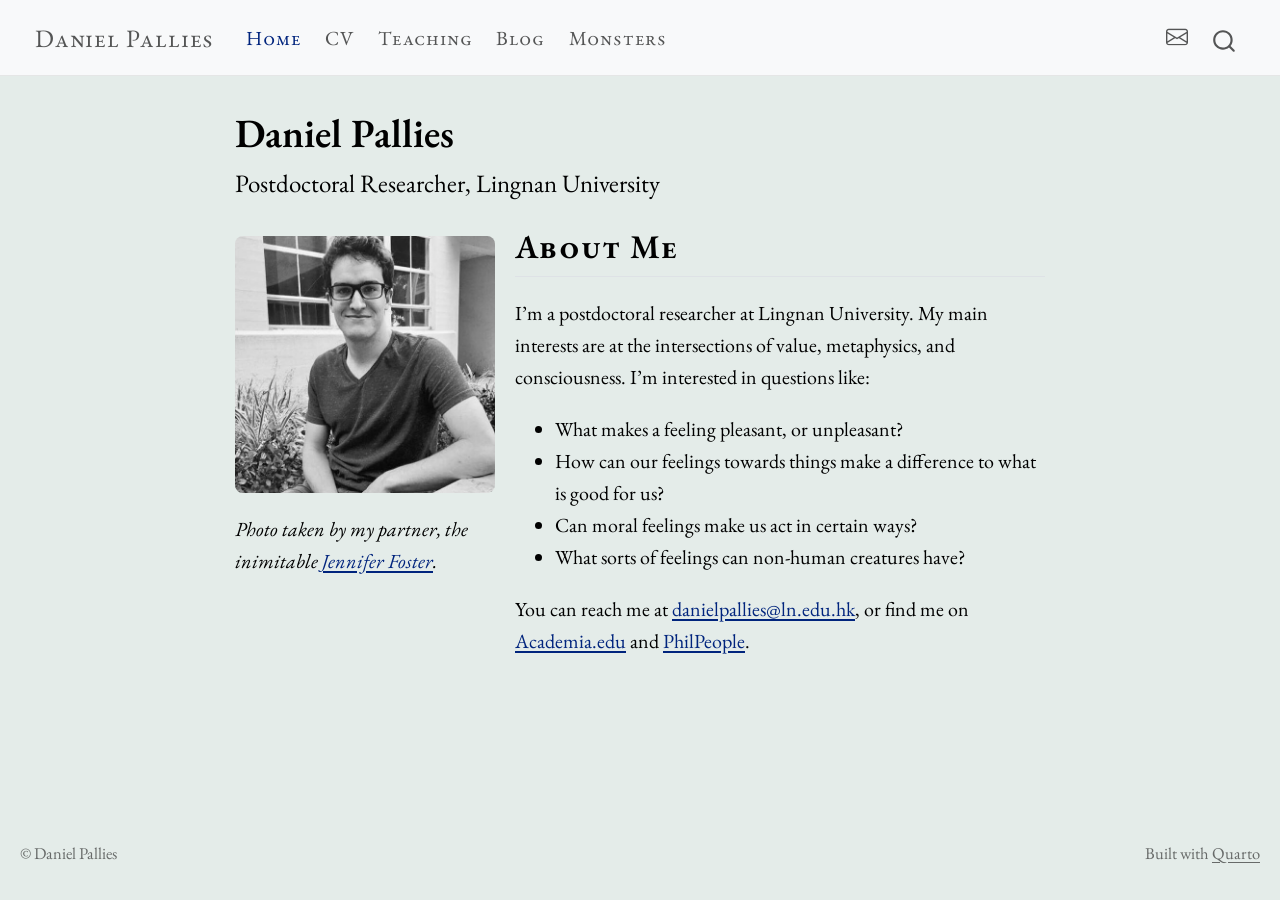
<file: index.html>
<!DOCTYPE html>
<html xmlns="http://www.w3.org/1999/xhtml" lang="en" xml:lang="en"><head>

<meta charset="utf-8">
<meta name="generator" content="quarto-1.9.38">

<meta name="viewport" content="width=device-width, initial-scale=1.0, user-scalable=yes">


<title>Daniel Pallies</title>
<style>
/* Default styles provided by pandoc.
** See https://pandoc.org/MANUAL.html#variables-for-html for config info.
*/
code{white-space: pre-wrap;}
span.smallcaps{font-variant: small-caps;}
div.columns{display: flex; gap: min(4vw, 1.5em);}
div.column{flex: auto; overflow-x: auto;}
div.hanging-indent{margin-left: 1.5em; text-indent: -1.5em;}
ul.task-list{list-style: none;}
ul.task-list li input[type="checkbox"] {
  width: 0.8em;
  margin: 0 0.8em 0.2em -1em; /* quarto-specific, see https://github.com/quarto-dev/quarto-cli/issues/4556 */ 
  vertical-align: middle;
}
</style>


<script src="site_libs/quarto-nav/quarto-nav.js"></script>
<script src="site_libs/quarto-nav/headroom.min.js"></script>
<script src="site_libs/clipboard/clipboard.min.js"></script>
<script src="site_libs/quarto-search/autocomplete.umd.js"></script>
<script src="site_libs/quarto-search/fuse.min.js"></script>
<script src="site_libs/quarto-search/quarto-search.js"></script>
<meta name="quarto:offset" content="./">
<script src="site_libs/quarto-html/quarto.js" type="module"></script>
<script src="site_libs/quarto-html/tabsets/tabsets.js" type="module"></script>
<script src="site_libs/quarto-html/popper.min.js"></script>
<script src="site_libs/quarto-html/tippy.umd.min.js"></script>
<script src="site_libs/quarto-html/anchor.min.js"></script>
<link href="site_libs/quarto-html/tippy.css" rel="stylesheet">
<link href="site_libs/quarto-html/quarto-syntax-highlighting-15634bcf2e68342d4ad2dfa704d543f6.css" rel="stylesheet" id="quarto-text-highlighting-styles">
<script src="site_libs/bootstrap/bootstrap.min.js"></script>
<link href="site_libs/bootstrap/bootstrap-icons.css" rel="stylesheet">
<link href="site_libs/bootstrap/bootstrap-47bb6fc7c3c2747b903ec6d3b62b0a3a.min.css" rel="stylesheet" append-hash="true" id="quarto-bootstrap" data-mode="light">
<script id="quarto-search-options" type="application/json">{
  "location": "navbar",
  "copy-button": false,
  "collapse-after": 3,
  "panel-placement": "end",
  "type": "overlay",
  "limit": 50,
  "keyboard-shortcut": [
    "f",
    "/",
    "s"
  ],
  "show-item-context": false,
  "language": {
    "search-no-results-text": "No results",
    "search-matching-documents-text": "matching documents",
    "search-copy-link-title": "Copy link to search",
    "search-hide-matches-text": "Hide additional matches",
    "search-more-match-text": "more match in this document",
    "search-more-matches-text": "more matches in this document",
    "search-clear-button-title": "Clear",
    "search-text-placeholder": "",
    "search-detached-cancel-button-title": "Cancel",
    "search-submit-button-title": "Submit",
    "search-label": "Search"
  }
}</script>


</head>

<body class="nav-fixed fullcontent quarto-light">

<div id="quarto-search-results"></div>
  <header id="quarto-header" class="headroom fixed-top">
    <nav class="navbar navbar-expand-lg " data-bs-theme="dark">
      <div class="navbar-container container-fluid">
      <div class="navbar-brand-container mx-auto">
    <a class="navbar-brand" href="./index.html">
    <span class="navbar-title">Daniel Pallies</span>
    </a>
  </div>
            <div id="quarto-search" class="" title="Search"></div>
          <button class="navbar-toggler" type="button" data-bs-toggle="collapse" data-bs-target="#navbarCollapse" aria-controls="navbarCollapse" role="menu" aria-expanded="false" aria-label="Toggle navigation" onclick="if (window.quartoToggleHeadroom) { window.quartoToggleHeadroom(); }">
  <span class="navbar-toggler-icon"></span>
</button>
          <div class="collapse navbar-collapse" id="navbarCollapse">
            <ul class="navbar-nav navbar-nav-scroll me-auto">
  <li class="nav-item">
    <a class="nav-link active" href="./index.html" aria-current="page"> 
<span class="menu-text">Home</span></a>
  </li>  
  <li class="nav-item">
    <a class="nav-link" href="./cv.html"> 
<span class="menu-text">CV</span></a>
  </li>  
  <li class="nav-item">
    <a class="nav-link" href="./teaching.html"> 
<span class="menu-text">Teaching</span></a>
  </li>  
  <li class="nav-item">
    <a class="nav-link" href="./blog/index.html"> 
<span class="menu-text">Blog</span></a>
  </li>  
  <li class="nav-item">
    <a class="nav-link" href="./monsters.html"> 
<span class="menu-text">Monsters</span></a>
  </li>  
</ul>
            <ul class="navbar-nav navbar-nav-scroll ms-auto">
  <li class="nav-item compact">
    <a class="nav-link" href="mailto:danielpallies@ln.edu.hk"> <i class="bi bi-envelope" role="img" aria-label="Email">
</i> 
<span class="menu-text"></span></a>
  </li>  
</ul>
          </div> <!-- /navcollapse -->
            <div class="quarto-navbar-tools">
</div>
      </div> <!-- /container-fluid -->
    </nav>
</header>
<!-- content -->
<div id="quarto-content" class="quarto-container page-columns page-rows-contents page-layout-article page-navbar">
<!-- sidebar -->
<!-- margin-sidebar -->
    
<!-- main -->
<main class="content" id="quarto-document-content">

<header id="title-block-header" class="quarto-title-block default">
<div class="quarto-title">
<h1 class="title">Daniel Pallies</h1>
<p class="subtitle lead">Postdoctoral Researcher, Lingnan University</p>
</div>



<div class="quarto-title-meta">

    
  
    
  </div>
  


</header>


<div class="grid">
<div class="g-col-12 g-col-md-4">
<!-- Replace assets/profile.jpg with your photo, then delete this comment. -->
<p><img src="assets/profile.jpg" class="profile-photo img-fluid" alt="Daniel Pallies"></p>
<p><em>Photo taken by my partner, the inimitable <a href="http://fosterphilosophy.com">Jennifer Foster</a>.</em></p>
</div>
<section id="about-me" class="level2 g-col-12 g-col-md-8">
<h2 class="anchored" data-anchor-id="about-me">About Me</h2>
<p>I’m a postdoctoral researcher at Lingnan University. My main interests are at the intersections of value, metaphysics, and consciousness. I’m interested in questions like:</p>
<ul>
<li>What makes a feeling pleasant, or unpleasant?</li>
<li>How can our feelings towards things make a difference to what is good for us?</li>
<li>Can moral feelings make us act in certain ways?</li>
<li>What sorts of feelings can non-human creatures have?</li>
</ul>
<p>You can reach me at <a href="mailto:danielpallies@ln.edu.hk" class="email">danielpallies@ln.edu.hk</a>, or find me on <a href="https://usc.academia.edu/DanielPallies">Academia.edu</a> and <a href="https://philpeople.org/profiles/daniel-pallies">PhilPeople</a>.</p>
</section>
</div>



</main> <!-- /main -->
<script id="quarto-html-after-body" type="application/javascript">
  window.document.addEventListener("DOMContentLoaded", function (event) {
    const icon = "";
    const anchorJS = new window.AnchorJS();
    anchorJS.options = {
      placement: 'right',
      icon: icon
    };
    anchorJS.add('.anchored');
    const isCodeAnnotation = (el) => {
      for (const clz of el.classList) {
        if (clz.startsWith('code-annotation-')) {                     
          return true;
        }
      }
      return false;
    }
    const onCopySuccess = function(e) {
      // button target
      const button = e.trigger;
      // don't keep focus
      button.blur();
      // flash "checked"
      button.classList.add('code-copy-button-checked');
      var currentTitle = button.getAttribute("title");
      button.setAttribute("title", "Copied!");
      let tooltip;
      if (window.bootstrap) {
        button.setAttribute("data-bs-toggle", "tooltip");
        button.setAttribute("data-bs-placement", "left");
        button.setAttribute("data-bs-title", "Copied!");
        tooltip = new bootstrap.Tooltip(button, 
          { trigger: "manual", 
            customClass: "code-copy-button-tooltip",
            offset: [0, -8]});
        tooltip.show();    
      }
      setTimeout(function() {
        if (tooltip) {
          tooltip.hide();
          button.removeAttribute("data-bs-title");
          button.removeAttribute("data-bs-toggle");
          button.removeAttribute("data-bs-placement");
        }
        button.setAttribute("title", currentTitle);
        button.classList.remove('code-copy-button-checked');
      }, 1000);
      // clear code selection
      e.clearSelection();
    }
    const getTextToCopy = function(trigger) {
      const outerScaffold = trigger.parentElement.cloneNode(true);
      const codeEl = outerScaffold.querySelector('code');
      for (const childEl of codeEl.children) {
        if (isCodeAnnotation(childEl)) {
          childEl.remove();
        }
      }
      return codeEl.innerText;
    }
    const clipboard = new window.ClipboardJS('.code-copy-button:not([data-in-quarto-modal])', {
      text: getTextToCopy
    });
    clipboard.on('success', onCopySuccess);
    if (window.document.getElementById('quarto-embedded-source-code-modal')) {
      const clipboardModal = new window.ClipboardJS('.code-copy-button[data-in-quarto-modal]', {
        text: getTextToCopy,
        container: window.document.getElementById('quarto-embedded-source-code-modal')
      });
      clipboardModal.on('success', onCopySuccess);
    }
      var localhostRegex = new RegExp(/^(?:http|https):\/\/localhost\:?[0-9]*\//);
      var mailtoRegex = new RegExp(/^mailto:/);
        var filterRegex = new RegExp("https:\/\/danielpallies\.com");
      var isInternal = (href) => {
          return filterRegex.test(href) || localhostRegex.test(href) || mailtoRegex.test(href);
      }
      // Inspect non-navigation links and adorn them if external
     var links = window.document.querySelectorAll('a[href]:not(.nav-link):not(.navbar-brand):not(.toc-action):not(.sidebar-link):not(.sidebar-item-toggle):not(.pagination-link):not(.no-external):not([aria-hidden]):not(.dropdown-item):not(.quarto-navigation-tool):not(.about-link)');
      for (var i=0; i<links.length; i++) {
        const link = links[i];
        if (!isInternal(link.href)) {
          // undo the damage that might have been done by quarto-nav.js in the case of
          // links that we want to consider external
          if (link.dataset.originalHref !== undefined) {
            link.href = link.dataset.originalHref;
          }
        }
      }
    function tippyHover(el, contentFn, onTriggerFn, onUntriggerFn) {
      const config = {
        allowHTML: true,
        maxWidth: 500,
        delay: 100,
        arrow: false,
        appendTo: function(el) {
            return el.parentElement;
        },
        interactive: true,
        interactiveBorder: 10,
        theme: 'quarto',
        placement: 'bottom-start',
      };
      if (contentFn) {
        config.content = contentFn;
      }
      if (onTriggerFn) {
        config.onTrigger = onTriggerFn;
      }
      if (onUntriggerFn) {
        config.onUntrigger = onUntriggerFn;
      }
      window.tippy(el, config); 
    }
    const noterefs = window.document.querySelectorAll('a[role="doc-noteref"]');
    for (var i=0; i<noterefs.length; i++) {
      const ref = noterefs[i];
      tippyHover(ref, function() {
        // use id or data attribute instead here
        let href = ref.getAttribute('data-footnote-href') || ref.getAttribute('href');
        try { href = new URL(href).hash; } catch {}
        const id = href.replace(/^#\/?/, "");
        const note = window.document.getElementById(id);
        if (note) {
          return note.innerHTML;
        } else {
          return "";
        }
      });
    }
    const xrefs = window.document.querySelectorAll('a.quarto-xref');
    const processXRef = (id, note) => {
      // Strip column container classes
      const stripColumnClz = (el) => {
        el.classList.remove("page-full", "page-columns");
        if (el.children) {
          for (const child of el.children) {
            stripColumnClz(child);
          }
        }
      }
      stripColumnClz(note)
      if (id === null || id.startsWith('sec-')) {
        // Special case sections, only their first couple elements
        const container = document.createElement("div");
        if (note.children && note.children.length > 2) {
          container.appendChild(note.children[0].cloneNode(true));
          for (let i = 1; i < note.children.length; i++) {
            const child = note.children[i];
            if (child.tagName === "P" && child.innerText === "") {
              continue;
            } else {
              container.appendChild(child.cloneNode(true));
              break;
            }
          }
          if (window.Quarto?.typesetMath) {
            window.Quarto.typesetMath(container);
          }
          return container.innerHTML
        } else {
          if (window.Quarto?.typesetMath) {
            window.Quarto.typesetMath(note);
          }
          return note.innerHTML;
        }
      } else {
        // Remove any anchor links if they are present
        const anchorLink = note.querySelector('a.anchorjs-link');
        if (anchorLink) {
          anchorLink.remove();
        }
        if (window.Quarto?.typesetMath) {
          window.Quarto.typesetMath(note);
        }
        if (note.classList.contains("callout")) {
          return note.outerHTML;
        } else {
          return note.innerHTML;
        }
      }
    }
    for (var i=0; i<xrefs.length; i++) {
      const xref = xrefs[i];
      tippyHover(xref, undefined, function(instance) {
        instance.disable();
        let url = xref.getAttribute('href');
        let hash = undefined; 
        if (url.startsWith('#')) {
          hash = url;
        } else {
          try { hash = new URL(url).hash; } catch {}
        }
        if (hash) {
          const id = hash.replace(/^#\/?/, "");
          const note = window.document.getElementById(id);
          if (note !== null) {
            try {
              const html = processXRef(id, note.cloneNode(true));
              instance.setContent(html);
            } finally {
              instance.enable();
              instance.show();
            }
          } else {
            // See if we can fetch this
            fetch(url.split('#')[0])
            .then(res => res.text())
            .then(html => {
              const parser = new DOMParser();
              const htmlDoc = parser.parseFromString(html, "text/html");
              const note = htmlDoc.getElementById(id);
              if (note !== null) {
                const html = processXRef(id, note);
                instance.setContent(html);
              } 
            }).finally(() => {
              instance.enable();
              instance.show();
            });
          }
        } else {
          // See if we can fetch a full url (with no hash to target)
          // This is a special case and we should probably do some content thinning / targeting
          fetch(url)
          .then(res => res.text())
          .then(html => {
            const parser = new DOMParser();
            const htmlDoc = parser.parseFromString(html, "text/html");
            const note = htmlDoc.querySelector('main.content');
            if (note !== null) {
              // This should only happen for chapter cross references
              // (since there is no id in the URL)
              // remove the first header
              if (note.children.length > 0 && note.children[0].tagName === "HEADER") {
                note.children[0].remove();
              }
              const html = processXRef(null, note);
              instance.setContent(html);
            } 
          }).finally(() => {
            instance.enable();
            instance.show();
          });
        }
      }, function(instance) {
      });
    }
        let selectedAnnoteEl;
        const selectorForAnnotation = ( cell, annotation) => {
          let cellAttr = 'data-code-cell="' + cell + '"';
          let lineAttr = 'data-code-annotation="' +  annotation + '"';
          const selector = 'span[' + cellAttr + '][' + lineAttr + ']';
          return selector;
        }
        const selectCodeLines = (annoteEl) => {
          const doc = window.document;
          const targetCell = annoteEl.getAttribute("data-target-cell");
          const targetAnnotation = annoteEl.getAttribute("data-target-annotation");
          const annoteSpan = window.document.querySelector(selectorForAnnotation(targetCell, targetAnnotation));
          const lines = annoteSpan.getAttribute("data-code-lines").split(",");
          const lineIds = lines.map((line) => {
            return targetCell + "-" + line;
          })
          let top = null;
          let height = null;
          let parent = null;
          if (lineIds.length > 0) {
              //compute the position of the single el (top and bottom and make a div)
              const el = window.document.getElementById(lineIds[0]);
              top = el.offsetTop;
              height = el.offsetHeight;
              parent = el.parentElement.parentElement;
            if (lineIds.length > 1) {
              const lastEl = window.document.getElementById(lineIds[lineIds.length - 1]);
              const bottom = lastEl.offsetTop + lastEl.offsetHeight;
              height = bottom - top;
            }
            if (top !== null && height !== null && parent !== null) {
              // cook up a div (if necessary) and position it 
              let div = window.document.getElementById("code-annotation-line-highlight");
              if (div === null) {
                div = window.document.createElement("div");
                div.setAttribute("id", "code-annotation-line-highlight");
                div.style.position = 'absolute';
                parent.appendChild(div);
              }
              div.style.top = top - 2 + "px";
              div.style.height = height + 4 + "px";
              div.style.left = 0;
              let gutterDiv = window.document.getElementById("code-annotation-line-highlight-gutter");
              if (gutterDiv === null) {
                gutterDiv = window.document.createElement("div");
                gutterDiv.setAttribute("id", "code-annotation-line-highlight-gutter");
                gutterDiv.style.position = 'absolute';
                const codeCell = window.document.getElementById(targetCell);
                const gutter = codeCell.querySelector('.code-annotation-gutter');
                gutter.appendChild(gutterDiv);
              }
              gutterDiv.style.top = top - 2 + "px";
              gutterDiv.style.height = height + 4 + "px";
            }
            selectedAnnoteEl = annoteEl;
          }
        };
        const unselectCodeLines = () => {
          const elementsIds = ["code-annotation-line-highlight", "code-annotation-line-highlight-gutter"];
          elementsIds.forEach((elId) => {
            const div = window.document.getElementById(elId);
            if (div) {
              div.remove();
            }
          });
          selectedAnnoteEl = undefined;
        };
          // Handle positioning of the toggle
      window.addEventListener(
        "resize",
        throttle(() => {
          elRect = undefined;
          if (selectedAnnoteEl) {
            selectCodeLines(selectedAnnoteEl);
          }
        }, 10)
      );
      function throttle(fn, ms) {
      let throttle = false;
      let timer;
        return (...args) => {
          if(!throttle) { // first call gets through
              fn.apply(this, args);
              throttle = true;
          } else { // all the others get throttled
              if(timer) clearTimeout(timer); // cancel #2
              timer = setTimeout(() => {
                fn.apply(this, args);
                timer = throttle = false;
              }, ms);
          }
        };
      }
        // Attach click handler to the DT
        const annoteDls = window.document.querySelectorAll('dt[data-target-cell]');
        for (const annoteDlNode of annoteDls) {
          annoteDlNode.addEventListener('click', (event) => {
            const clickedEl = event.target;
            if (clickedEl !== selectedAnnoteEl) {
              unselectCodeLines();
              const activeEl = window.document.querySelector('dt[data-target-cell].code-annotation-active');
              if (activeEl) {
                activeEl.classList.remove('code-annotation-active');
              }
              selectCodeLines(clickedEl);
              clickedEl.classList.add('code-annotation-active');
            } else {
              // Unselect the line
              unselectCodeLines();
              clickedEl.classList.remove('code-annotation-active');
            }
          });
        }
    const findCites = (el) => {
      const parentEl = el.parentElement;
      if (parentEl) {
        const cites = parentEl.dataset.cites;
        if (cites) {
          return {
            el,
            cites: cites.split(' ')
          };
        } else {
          return findCites(el.parentElement)
        }
      } else {
        return undefined;
      }
    };
    var bibliorefs = window.document.querySelectorAll('a[role="doc-biblioref"]');
    for (var i=0; i<bibliorefs.length; i++) {
      const ref = bibliorefs[i];
      const citeInfo = findCites(ref);
      if (citeInfo) {
        tippyHover(citeInfo.el, function() {
          var popup = window.document.createElement('div');
          citeInfo.cites.forEach(function(cite) {
            var citeDiv = window.document.createElement('div');
            citeDiv.classList.add('hanging-indent');
            citeDiv.classList.add('csl-entry');
            var biblioDiv = window.document.getElementById('ref-' + cite);
            if (biblioDiv) {
              citeDiv.innerHTML = biblioDiv.innerHTML;
            }
            popup.appendChild(citeDiv);
          });
          return popup.innerHTML;
        });
      }
    }
  });
  </script>
</div> <!-- /content -->
<footer class="footer">
  <div class="nav-footer">
    <div class="nav-footer-left">
<p>© Daniel Pallies</p>
</div>   
    <div class="nav-footer-center">
      &nbsp;
    </div>
    <div class="nav-footer-right">
<p>Built with <a href="https://quarto.org">Quarto</a></p>
</div>
  </div>
</footer>




</body></html>
</file>
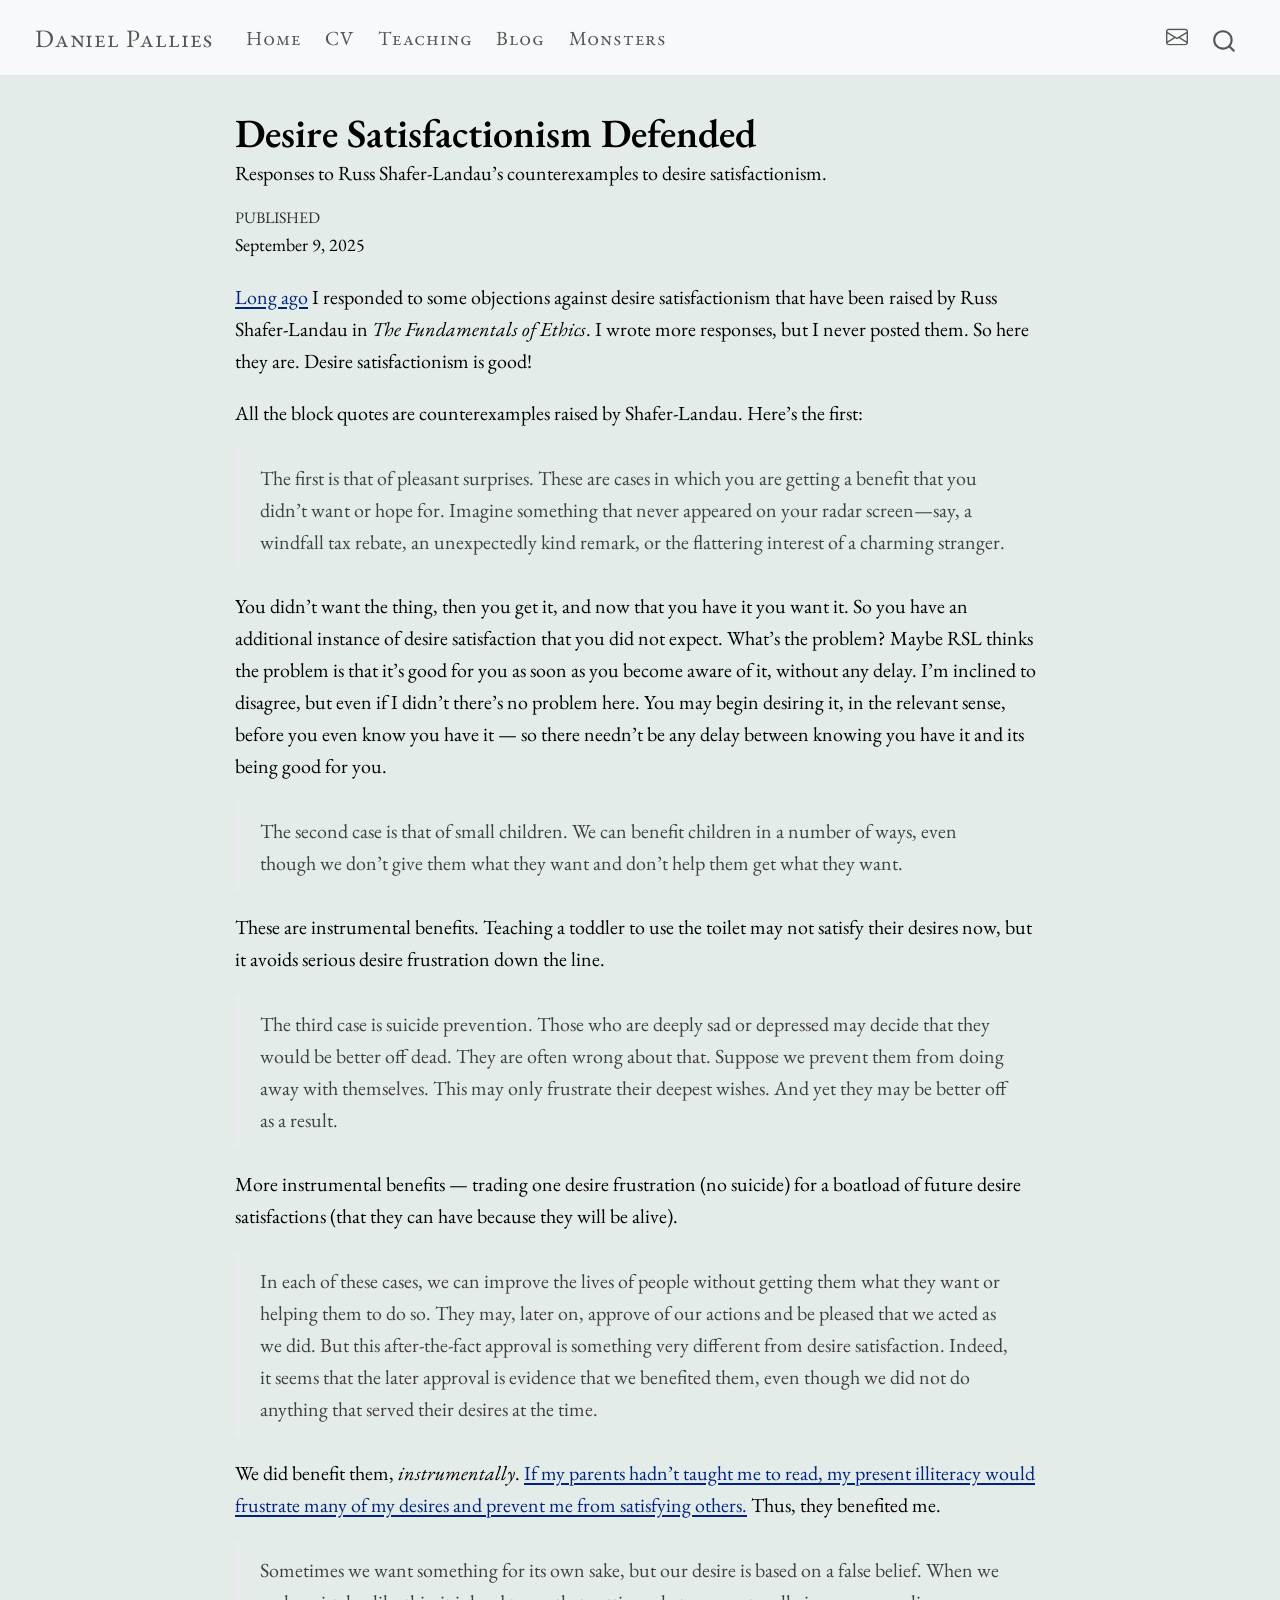
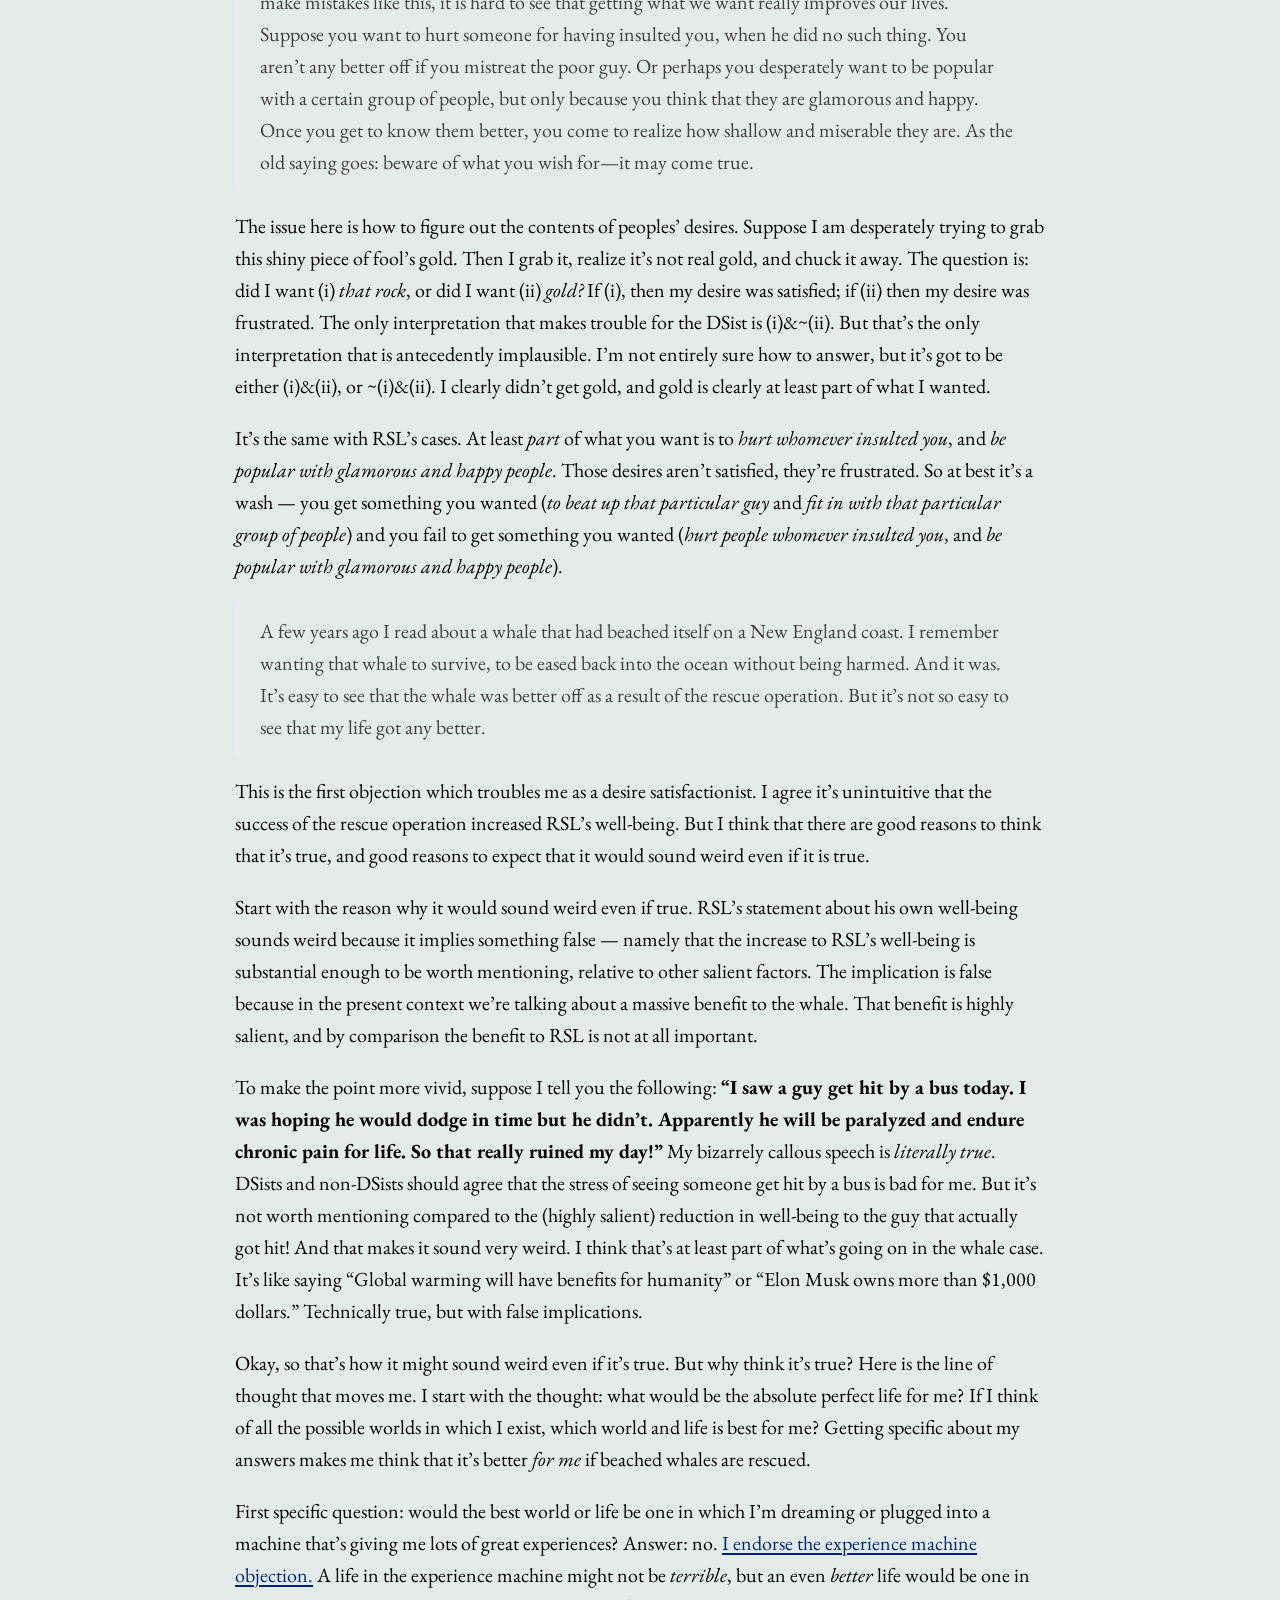
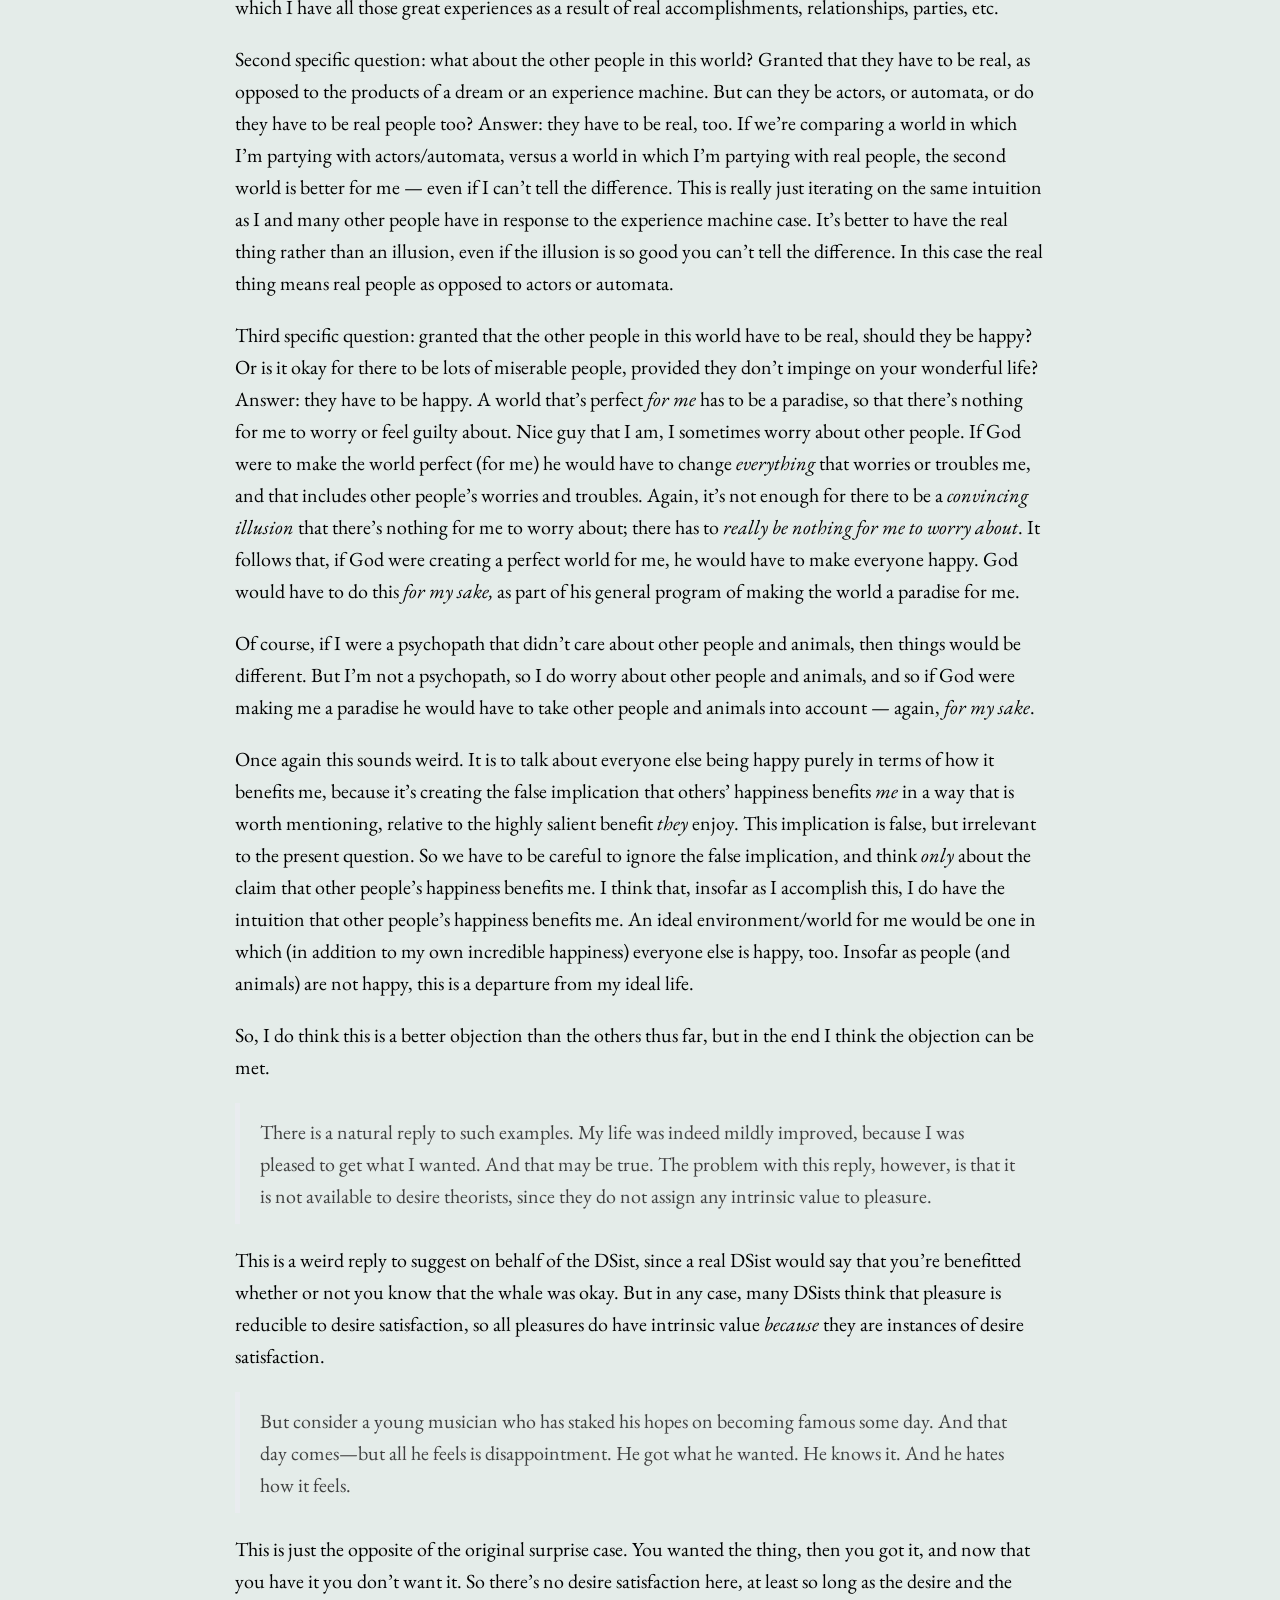
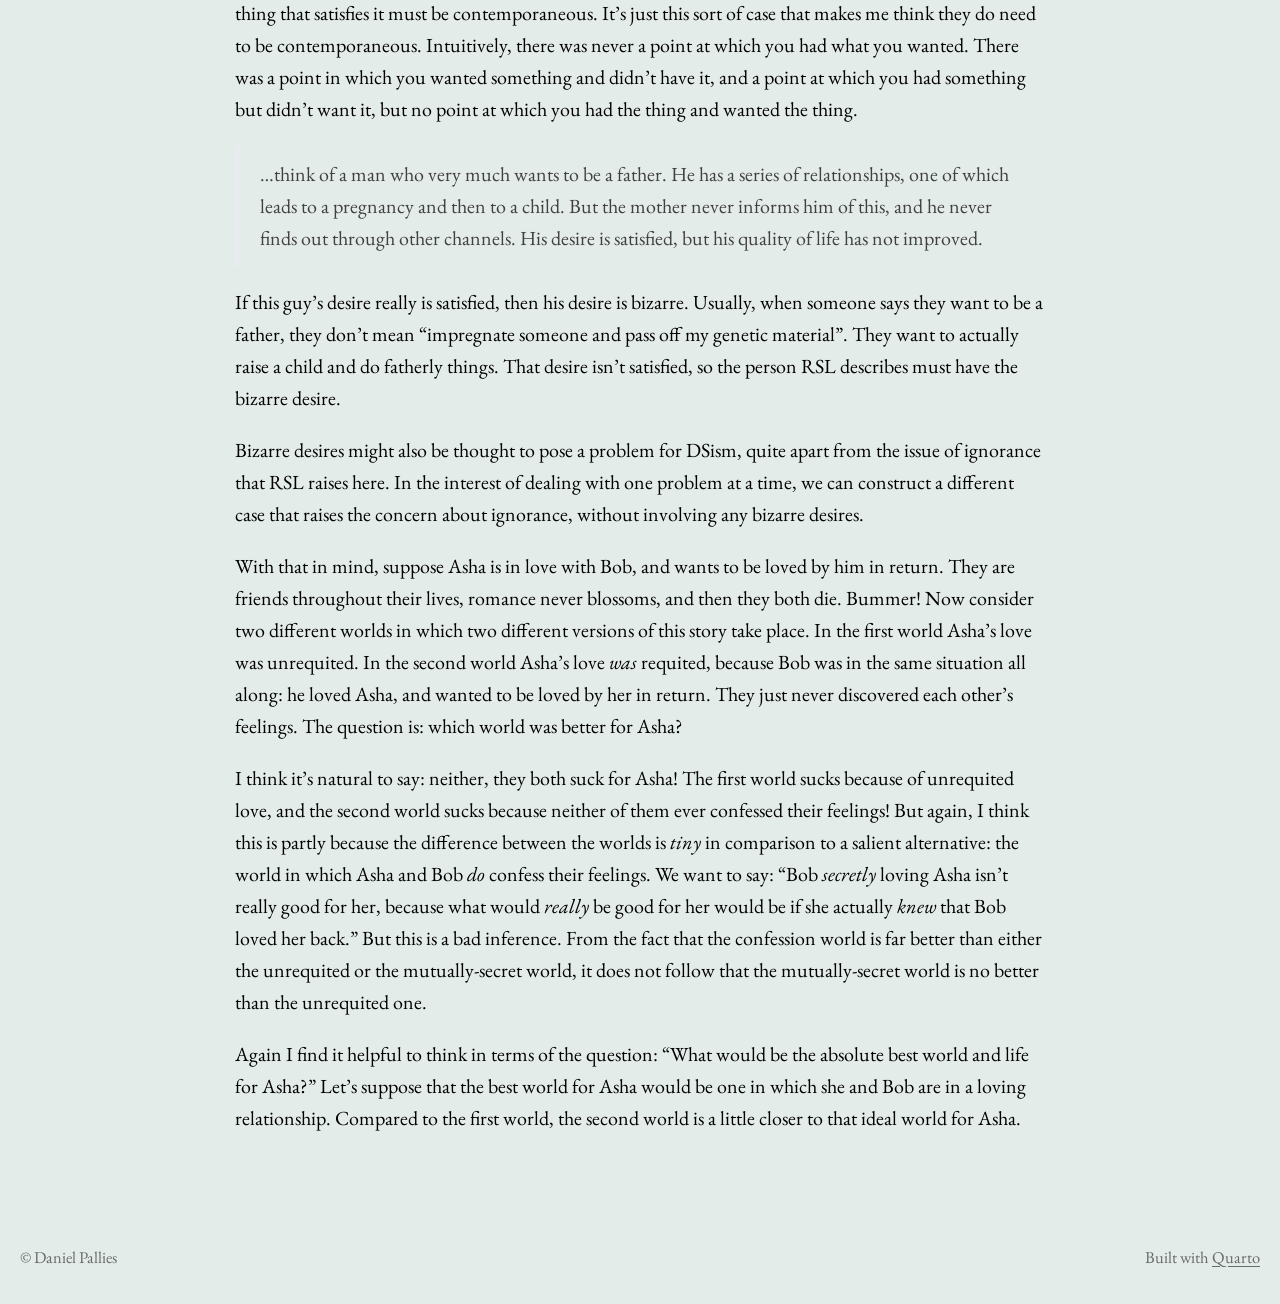
<file: blog/desire-satisfactionism-defended/index.html>
<!DOCTYPE html>
<html xmlns="http://www.w3.org/1999/xhtml" lang="en" xml:lang="en"><head>

<meta charset="utf-8">
<meta name="generator" content="quarto-1.9.38">

<meta name="viewport" content="width=device-width, initial-scale=1.0, user-scalable=yes">

<meta name="dcterms.date" content="2025-09-09">
<meta name="description" content="Responses to Russ Shafer-Landau’s counterexamples to desire satisfactionism.">

<title>Desire Satisfactionism Defended – Daniel Pallies</title>
<style>
/* Default styles provided by pandoc.
** See https://pandoc.org/MANUAL.html#variables-for-html for config info.
*/
code{white-space: pre-wrap;}
span.smallcaps{font-variant: small-caps;}
div.columns{display: flex; gap: min(4vw, 1.5em);}
div.column{flex: auto; overflow-x: auto;}
div.hanging-indent{margin-left: 1.5em; text-indent: -1.5em;}
ul.task-list{list-style: none;}
ul.task-list li input[type="checkbox"] {
  width: 0.8em;
  margin: 0 0.8em 0.2em -1em; /* quarto-specific, see https://github.com/quarto-dev/quarto-cli/issues/4556 */ 
  vertical-align: middle;
}
</style>


<script src="../../site_libs/quarto-nav/quarto-nav.js"></script>
<script src="../../site_libs/quarto-nav/headroom.min.js"></script>
<script src="../../site_libs/clipboard/clipboard.min.js"></script>
<script src="../../site_libs/quarto-search/autocomplete.umd.js"></script>
<script src="../../site_libs/quarto-search/fuse.min.js"></script>
<script src="../../site_libs/quarto-search/quarto-search.js"></script>
<meta name="quarto:offset" content="../../">
<script src="../../site_libs/quarto-html/quarto.js" type="module"></script>
<script src="../../site_libs/quarto-html/tabsets/tabsets.js" type="module"></script>
<script src="../../site_libs/quarto-html/popper.min.js"></script>
<script src="../../site_libs/quarto-html/tippy.umd.min.js"></script>
<script src="../../site_libs/quarto-html/anchor.min.js"></script>
<link href="../../site_libs/quarto-html/tippy.css" rel="stylesheet">
<link href="../../site_libs/quarto-html/quarto-syntax-highlighting-15634bcf2e68342d4ad2dfa704d543f6.css" rel="stylesheet" id="quarto-text-highlighting-styles">
<script src="../../site_libs/bootstrap/bootstrap.min.js"></script>
<link href="../../site_libs/bootstrap/bootstrap-icons.css" rel="stylesheet">
<link href="../../site_libs/bootstrap/bootstrap-47bb6fc7c3c2747b903ec6d3b62b0a3a.min.css" rel="stylesheet" append-hash="true" id="quarto-bootstrap" data-mode="light">
<script id="quarto-search-options" type="application/json">{
  "location": "navbar",
  "copy-button": false,
  "collapse-after": 3,
  "panel-placement": "end",
  "type": "overlay",
  "limit": 50,
  "keyboard-shortcut": [
    "f",
    "/",
    "s"
  ],
  "show-item-context": false,
  "language": {
    "search-no-results-text": "No results",
    "search-matching-documents-text": "matching documents",
    "search-copy-link-title": "Copy link to search",
    "search-hide-matches-text": "Hide additional matches",
    "search-more-match-text": "more match in this document",
    "search-more-matches-text": "more matches in this document",
    "search-clear-button-title": "Clear",
    "search-text-placeholder": "",
    "search-detached-cancel-button-title": "Cancel",
    "search-submit-button-title": "Submit",
    "search-label": "Search"
  }
}</script>


</head>

<body class="nav-fixed fullcontent quarto-light">

<div id="quarto-search-results"></div>
  <header id="quarto-header" class="headroom fixed-top">
    <nav class="navbar navbar-expand-lg " data-bs-theme="dark">
      <div class="navbar-container container-fluid">
      <div class="navbar-brand-container mx-auto">
    <a class="navbar-brand" href="../../index.html">
    <span class="navbar-title">Daniel Pallies</span>
    </a>
  </div>
            <div id="quarto-search" class="" title="Search"></div>
          <button class="navbar-toggler" type="button" data-bs-toggle="collapse" data-bs-target="#navbarCollapse" aria-controls="navbarCollapse" role="menu" aria-expanded="false" aria-label="Toggle navigation" onclick="if (window.quartoToggleHeadroom) { window.quartoToggleHeadroom(); }">
  <span class="navbar-toggler-icon"></span>
</button>
          <div class="collapse navbar-collapse" id="navbarCollapse">
            <ul class="navbar-nav navbar-nav-scroll me-auto">
  <li class="nav-item">
    <a class="nav-link" href="../../index.html"> 
<span class="menu-text">Home</span></a>
  </li>  
  <li class="nav-item">
    <a class="nav-link" href="../../cv.html"> 
<span class="menu-text">CV</span></a>
  </li>  
  <li class="nav-item">
    <a class="nav-link" href="../../teaching.html"> 
<span class="menu-text">Teaching</span></a>
  </li>  
  <li class="nav-item">
    <a class="nav-link" href="../../blog/index.html"> 
<span class="menu-text">Blog</span></a>
  </li>  
  <li class="nav-item">
    <a class="nav-link" href="../../monsters.html"> 
<span class="menu-text">Monsters</span></a>
  </li>  
</ul>
            <ul class="navbar-nav navbar-nav-scroll ms-auto">
  <li class="nav-item compact">
    <a class="nav-link" href="mailto:danielpallies@ln.edu.hk"> <i class="bi bi-envelope" role="img" aria-label="Email">
</i> 
<span class="menu-text"></span></a>
  </li>  
</ul>
          </div> <!-- /navcollapse -->
            <div class="quarto-navbar-tools">
</div>
      </div> <!-- /container-fluid -->
    </nav>
</header>
<!-- content -->
<div id="quarto-content" class="quarto-container page-columns page-rows-contents page-layout-article page-navbar">
<!-- sidebar -->
<!-- margin-sidebar -->
    
<!-- main -->
<main class="content" id="quarto-document-content">

<header id="title-block-header" class="quarto-title-block default">
<div class="quarto-title">
<h1 class="title">Desire Satisfactionism Defended</h1>
</div>

<div>
  <div class="description">
    Responses to Russ Shafer-Landau’s counterexamples to desire satisfactionism.
  </div>
</div>


<div class="quarto-title-meta">

    
    <div>
    <div class="quarto-title-meta-heading">Published</div>
    <div class="quarto-title-meta-contents">
      <p class="date">September 9, 2025</p>
    </div>
  </div>
  
    
  </div>
  


</header>


<p><a href="https://danpallies.substack.com/p/should-desire-satisfactionists-learn">Long ago</a> I responded to some objections against desire satisfactionism that have been raised by Russ Shafer-Landau in <em>The Fundamentals of Ethics</em>. I wrote more responses, but I never posted them. So here they are. Desire satisfactionism is good!</p>
<p>All the block quotes are counterexamples raised by Shafer-Landau. Here’s the first:</p>
<blockquote class="blockquote">
<p>The first is that of pleasant surprises. These are cases in which you are getting a benefit that you didn’t want or hope for. Imagine something that never appeared on your radar screen—say, a windfall tax rebate, an unexpectedly kind remark, or the flattering interest of a charming stranger.</p>
</blockquote>
<p>You didn’t want the thing, then you get it, and now that you have it you want it. So you have an additional instance of desire satisfaction that you did not expect. What’s the problem? Maybe RSL thinks the problem is that it’s good for you as soon as you become aware of it, without any delay. I’m inclined to disagree, but even if I didn’t there’s no problem here. You may begin desiring it, in the relevant sense, before you even know you have it — so there needn’t be any delay between knowing you have it and its being good for you.</p>
<blockquote class="blockquote">
<p>The second case is that of small children. We can benefit children in a number of ways, even though we don’t give them what they want and don’t help them get what they want.</p>
</blockquote>
<p>These are instrumental benefits. Teaching a toddler to use the toilet may not satisfy their desires now, but it avoids serious desire frustration down the line.</p>
<blockquote class="blockquote">
<p>The third case is suicide prevention. Those who are deeply sad or depressed may decide that they would be better off dead. They are often wrong about that. Suppose we prevent them from doing away with themselves. This may only frustrate their deepest wishes. And yet they may be better off as a result.</p>
</blockquote>
<p>More instrumental benefits — trading one desire frustration (no suicide) for a boatload of future desire satisfactions (that they can have because they will be alive).</p>
<blockquote class="blockquote">
<p>In each of these cases, we can improve the lives of people without getting them what they want or helping them to do so. They may, later on, approve of our actions and be pleased that we acted as we did. But this after-the-fact approval is something very different from desire satisfaction. Indeed, it seems that the later approval is evidence that we benefited them, even though we did not do anything that served their desires at the time.</p>
</blockquote>
<p>We did benefit them, <em>instrumentally</em>. <a href="https://danpallies.substack.com/p/should-desire-satisfactionists-learn">If my parents hadn’t taught me to read, my present illiteracy would frustrate many of my desires and prevent me from satisfying others.</a> Thus, they benefited me.</p>
<blockquote class="blockquote">
<p>Sometimes we want something for its own sake, but our desire is based on a false belief. When we make mistakes like this, it is hard to see that getting what we want really improves our lives. Suppose you want to hurt someone for having insulted you, when he did no such thing. You aren’t any better off if you mistreat the poor guy. Or perhaps you desperately want to be popular with a certain group of people, but only because you think that they are glamorous and happy. Once you get to know them better, you come to realize how shallow and miserable they are. As the old saying goes: beware of what you wish for—it may come true.</p>
</blockquote>
<p>The issue here is how to figure out the contents of peoples’ desires. Suppose I am desperately trying to grab this shiny piece of fool’s gold. Then I grab it, realize it’s not real gold, and chuck it away. The question is: did I want (i) <em>that rock</em>, or did I want (ii) <em>gold?</em> If (i), then my desire was satisfied; if (ii) then my desire was frustrated. The only interpretation that makes trouble for the DSist is (i)&amp;~(ii). But that’s the only interpretation that is antecedently implausible. I’m not entirely sure how to answer, but it’s got to be either (i)&amp;(ii), or ~(i)&amp;(ii). I clearly didn’t get gold, and gold is clearly at least part of what I wanted.</p>
<p>It’s the same with RSL’s cases. At least <em>part</em> of what you want is to <em>hurt whomever insulted you</em>, and <em>be popular with glamorous and happy people</em>. Those desires aren’t satisfied, they’re frustrated. So at best it’s a wash — you get something you wanted (<em>to beat up that particular guy</em> and <em>fit in with that particular group of people</em>) and you fail to get something you wanted (<em>hurt people whomever insulted you</em>, and <em>be popular with glamorous and happy people</em>).</p>
<blockquote class="blockquote">
<p>A few years ago I read about a whale that had beached itself on a New England coast. I remember wanting that whale to survive, to be eased back into the ocean without being harmed. And it was. It’s easy to see that the whale was better off as a result of the rescue operation. But it’s not so easy to see that my life got any better.</p>
</blockquote>
<p>This is the first objection which troubles me as a desire satisfactionist. I agree it’s unintuitive that the success of the rescue operation increased RSL’s well-being. But I think that there are good reasons to think that it’s true, and good reasons to expect that it would sound weird even if it is true.</p>
<p>Start with the reason why it would sound weird even if true. RSL’s statement about his own well-being sounds weird because it implies something false — namely that the increase to RSL’s well-being is substantial enough to be worth mentioning, relative to other salient factors. The implication is false because in the present context we’re talking about a massive benefit to the whale. That benefit is highly salient, and by comparison the benefit to RSL is not at all important.</p>
<p>To make the point more vivid, suppose I tell you the following: <strong>“I saw a guy get hit by a bus today. I was hoping he would dodge in time but he didn’t. Apparently he will be paralyzed and endure chronic pain for life. So that really ruined my day!”</strong> My bizarrely callous speech is <em>literally true</em>. DSists and non-DSists should agree that the stress of seeing someone get hit by a bus is bad for me. But it’s not worth mentioning compared to the (highly salient) reduction in well-being to the guy that actually got hit! And that makes it sound very weird. I think that’s at least part of what’s going on in the whale case. It’s like saying “Global warming will have benefits for humanity” or “Elon Musk owns more than $1,000 dollars.” Technically true, but with false implications.</p>
<p>Okay, so that’s how it might sound weird even if it’s true. But why think it’s true? Here is the line of thought that moves me. I start with the thought: what would be the absolute perfect life for me? If I think of all the possible worlds in which I exist, which world and life is best for me? Getting specific about my answers makes me think that it’s better <em>for me</em> if beached whales are rescued.</p>
<p>First specific question: would the best world or life be one in which I’m dreaming or plugged into a machine that’s giving me lots of great experiences? Answer: no. <a href="https://iep.utm.edu/experience-machine/">I endorse the experience machine objection.</a> A life in the experience machine might not be <em>terrible</em>, but an even <em>better</em> life would be one in which I have all those great experiences as a result of real accomplishments, relationships, parties, etc.</p>
<p>Second specific question: what about the other people in this world? Granted that they have to be real, as opposed to the products of a dream or an experience machine. But can they be actors, or automata, or do they have to be real people too? Answer: they have to be real, too. If we’re comparing a world in which I’m partying with actors/automata, versus a world in which I’m partying with real people, the second world is better for me — even if I can’t tell the difference. This is really just iterating on the same intuition as I and many other people have in response to the experience machine case. It’s better to have the real thing rather than an illusion, even if the illusion is so good you can’t tell the difference. In this case the real thing means real people as opposed to actors or automata.</p>
<p>Third specific question: granted that the other people in this world have to be real, should they be happy? Or is it okay for there to be lots of miserable people, provided they don’t impinge on your wonderful life? Answer: they have to be happy. A world that’s perfect <em>for me</em> has to be a paradise, so that there’s nothing for me to worry or feel guilty about. Nice guy that I am, I sometimes worry about other people. If God were to make the world perfect (for me) he would have to change <em>everything</em> that worries or troubles me, and that includes other people’s worries and troubles. Again, it’s not enough for there to be a <em>convincing illusion</em> that there’s nothing for me to worry about; there has to <em>really be nothing for me to worry about</em>. It follows that, if God were creating a perfect world for me, he would have to make everyone happy. God would have to do this <em>for my sake,</em> as part of his general program of making the world a paradise for me.</p>
<p>Of course, if I were a psychopath that didn’t care about other people and animals, then things would be different. But I’m not a psychopath, so I do worry about other people and animals, and so if God were making me a paradise he would have to take other people and animals into account — again, <em>for my sake</em>.</p>
<p>Once again this sounds weird. It is to talk about everyone else being happy purely in terms of how it benefits me, because it’s creating the false implication that others’ happiness benefits <em>me</em> in a way that is worth mentioning, relative to the highly salient benefit <em>they</em> enjoy. This implication is false, but irrelevant to the present question. So we have to be careful to ignore the false implication, and think <em>only</em> about the claim that other people’s happiness benefits me. I think that, insofar as I accomplish this, I do have the intuition that other people’s happiness benefits me. An ideal environment/world for me would be one in which (in addition to my own incredible happiness) everyone else is happy, too. Insofar as people (and animals) are not happy, this is a departure from my ideal life.</p>
<p>So, I do think this is a better objection than the others thus far, but in the end I think the objection can be met.</p>
<blockquote class="blockquote">
<p>There is a natural reply to such examples. My life was indeed mildly improved, because I was pleased to get what I wanted. And that may be true. The problem with this reply, however, is that it is not available to desire theorists, since they do not assign any intrinsic value to pleasure.</p>
</blockquote>
<p>This is a weird reply to suggest on behalf of the DSist, since a real DSist would say that you’re benefitted whether or not you know that the whale was okay. But in any case, many DSists think that pleasure is reducible to desire satisfaction, so all pleasures do have intrinsic value <em>because</em> they are instances of desire satisfaction.</p>
<blockquote class="blockquote">
<p>But consider a young musician who has staked his hopes on becoming famous some day. And that day comes—but all he feels is disappointment. He got what he wanted. He knows it. And he hates how it feels.</p>
</blockquote>
<p>This is just the opposite of the original surprise case. You wanted the thing, then you got it, and now that you have it you don’t want it. So there’s no desire satisfaction here, at least so long as the desire and the thing that satisfies it must be contemporaneous. It’s just this sort of case that makes me think they do need to be contemporaneous. Intuitively, there was never a point at which you had what you wanted. There was a point in which you wanted something and didn’t have it, and a point at which you had something but didn’t want it, but no point at which you had the thing and wanted the thing.</p>
<blockquote class="blockquote">
<p>…think of a man who very much wants to be a father. He has a series of relationships, one of which leads to a pregnancy and then to a child. But the mother never informs him of this, and he never finds out through other channels. His desire is satisfied, but his quality of life has not improved.</p>
</blockquote>
<p>If this guy’s desire really is satisfied, then his desire is bizarre. Usually, when someone says they want to be a father, they don’t mean “impregnate someone and pass off my genetic material”. They want to actually raise a child and do fatherly things. That desire isn’t satisfied, so the person RSL describes must have the bizarre desire.</p>
<p>Bizarre desires might also be thought to pose a problem for DSism, quite apart from the issue of ignorance that RSL raises here. In the interest of dealing with one problem at a time, we can construct a different case that raises the concern about ignorance, without involving any bizarre desires.</p>
<p>With that in mind, suppose Asha is in love with Bob, and wants to be loved by him in return. They are friends throughout their lives, romance never blossoms, and then they both die. Bummer! Now consider two different worlds in which two different versions of this story take place. In the first world Asha’s love was unrequited. In the second world Asha’s love <em>was</em> requited, because Bob was in the same situation all along: he loved Asha, and wanted to be loved by her in return. They just never discovered each other’s feelings. The question is: which world was better for Asha?</p>
<p>I think it’s natural to say: neither, they both suck for Asha! The first world sucks because of unrequited love, and the second world sucks because neither of them ever confessed their feelings! But again, I think this is partly because the difference between the worlds is <em>tiny</em> in comparison to a salient alternative: the world in which Asha and Bob <em>do</em> confess their feelings. We want to say: “Bob <em>secretly</em> loving Asha isn’t really good for her, because what would <em>really</em> be good for her would be if she actually <em>knew</em> that Bob loved her back.” But this is a bad inference. From the fact that the confession world is far better than either the unrequited or the mutually-secret world, it does not follow that the mutually-secret world is no better than the unrequited one.</p>
<p>Again I find it helpful to think in terms of the question: “What would be the absolute best world and life for Asha?” Let’s suppose that the best world for Asha would be one in which she and Bob are in a loving relationship. Compared to the first world, the second world is a little closer to that ideal world for Asha.</p>



</main> <!-- /main -->
<script id="quarto-html-after-body" type="application/javascript">
  window.document.addEventListener("DOMContentLoaded", function (event) {
    const icon = "";
    const anchorJS = new window.AnchorJS();
    anchorJS.options = {
      placement: 'right',
      icon: icon
    };
    anchorJS.add('.anchored');
    const isCodeAnnotation = (el) => {
      for (const clz of el.classList) {
        if (clz.startsWith('code-annotation-')) {                     
          return true;
        }
      }
      return false;
    }
    const onCopySuccess = function(e) {
      // button target
      const button = e.trigger;
      // don't keep focus
      button.blur();
      // flash "checked"
      button.classList.add('code-copy-button-checked');
      var currentTitle = button.getAttribute("title");
      button.setAttribute("title", "Copied!");
      let tooltip;
      if (window.bootstrap) {
        button.setAttribute("data-bs-toggle", "tooltip");
        button.setAttribute("data-bs-placement", "left");
        button.setAttribute("data-bs-title", "Copied!");
        tooltip = new bootstrap.Tooltip(button, 
          { trigger: "manual", 
            customClass: "code-copy-button-tooltip",
            offset: [0, -8]});
        tooltip.show();    
      }
      setTimeout(function() {
        if (tooltip) {
          tooltip.hide();
          button.removeAttribute("data-bs-title");
          button.removeAttribute("data-bs-toggle");
          button.removeAttribute("data-bs-placement");
        }
        button.setAttribute("title", currentTitle);
        button.classList.remove('code-copy-button-checked');
      }, 1000);
      // clear code selection
      e.clearSelection();
    }
    const getTextToCopy = function(trigger) {
      const outerScaffold = trigger.parentElement.cloneNode(true);
      const codeEl = outerScaffold.querySelector('code');
      for (const childEl of codeEl.children) {
        if (isCodeAnnotation(childEl)) {
          childEl.remove();
        }
      }
      return codeEl.innerText;
    }
    const clipboard = new window.ClipboardJS('.code-copy-button:not([data-in-quarto-modal])', {
      text: getTextToCopy
    });
    clipboard.on('success', onCopySuccess);
    if (window.document.getElementById('quarto-embedded-source-code-modal')) {
      const clipboardModal = new window.ClipboardJS('.code-copy-button[data-in-quarto-modal]', {
        text: getTextToCopy,
        container: window.document.getElementById('quarto-embedded-source-code-modal')
      });
      clipboardModal.on('success', onCopySuccess);
    }
      var localhostRegex = new RegExp(/^(?:http|https):\/\/localhost\:?[0-9]*\//);
      var mailtoRegex = new RegExp(/^mailto:/);
        var filterRegex = new RegExp("https:\/\/danielpallies\.com");
      var isInternal = (href) => {
          return filterRegex.test(href) || localhostRegex.test(href) || mailtoRegex.test(href);
      }
      // Inspect non-navigation links and adorn them if external
     var links = window.document.querySelectorAll('a[href]:not(.nav-link):not(.navbar-brand):not(.toc-action):not(.sidebar-link):not(.sidebar-item-toggle):not(.pagination-link):not(.no-external):not([aria-hidden]):not(.dropdown-item):not(.quarto-navigation-tool):not(.about-link)');
      for (var i=0; i<links.length; i++) {
        const link = links[i];
        if (!isInternal(link.href)) {
          // undo the damage that might have been done by quarto-nav.js in the case of
          // links that we want to consider external
          if (link.dataset.originalHref !== undefined) {
            link.href = link.dataset.originalHref;
          }
        }
      }
    function tippyHover(el, contentFn, onTriggerFn, onUntriggerFn) {
      const config = {
        allowHTML: true,
        maxWidth: 500,
        delay: 100,
        arrow: false,
        appendTo: function(el) {
            return el.parentElement;
        },
        interactive: true,
        interactiveBorder: 10,
        theme: 'quarto',
        placement: 'bottom-start',
      };
      if (contentFn) {
        config.content = contentFn;
      }
      if (onTriggerFn) {
        config.onTrigger = onTriggerFn;
      }
      if (onUntriggerFn) {
        config.onUntrigger = onUntriggerFn;
      }
      window.tippy(el, config); 
    }
    const noterefs = window.document.querySelectorAll('a[role="doc-noteref"]');
    for (var i=0; i<noterefs.length; i++) {
      const ref = noterefs[i];
      tippyHover(ref, function() {
        // use id or data attribute instead here
        let href = ref.getAttribute('data-footnote-href') || ref.getAttribute('href');
        try { href = new URL(href).hash; } catch {}
        const id = href.replace(/^#\/?/, "");
        const note = window.document.getElementById(id);
        if (note) {
          return note.innerHTML;
        } else {
          return "";
        }
      });
    }
    const xrefs = window.document.querySelectorAll('a.quarto-xref');
    const processXRef = (id, note) => {
      // Strip column container classes
      const stripColumnClz = (el) => {
        el.classList.remove("page-full", "page-columns");
        if (el.children) {
          for (const child of el.children) {
            stripColumnClz(child);
          }
        }
      }
      stripColumnClz(note)
      if (id === null || id.startsWith('sec-')) {
        // Special case sections, only their first couple elements
        const container = document.createElement("div");
        if (note.children && note.children.length > 2) {
          container.appendChild(note.children[0].cloneNode(true));
          for (let i = 1; i < note.children.length; i++) {
            const child = note.children[i];
            if (child.tagName === "P" && child.innerText === "") {
              continue;
            } else {
              container.appendChild(child.cloneNode(true));
              break;
            }
          }
          if (window.Quarto?.typesetMath) {
            window.Quarto.typesetMath(container);
          }
          return container.innerHTML
        } else {
          if (window.Quarto?.typesetMath) {
            window.Quarto.typesetMath(note);
          }
          return note.innerHTML;
        }
      } else {
        // Remove any anchor links if they are present
        const anchorLink = note.querySelector('a.anchorjs-link');
        if (anchorLink) {
          anchorLink.remove();
        }
        if (window.Quarto?.typesetMath) {
          window.Quarto.typesetMath(note);
        }
        if (note.classList.contains("callout")) {
          return note.outerHTML;
        } else {
          return note.innerHTML;
        }
      }
    }
    for (var i=0; i<xrefs.length; i++) {
      const xref = xrefs[i];
      tippyHover(xref, undefined, function(instance) {
        instance.disable();
        let url = xref.getAttribute('href');
        let hash = undefined; 
        if (url.startsWith('#')) {
          hash = url;
        } else {
          try { hash = new URL(url).hash; } catch {}
        }
        if (hash) {
          const id = hash.replace(/^#\/?/, "");
          const note = window.document.getElementById(id);
          if (note !== null) {
            try {
              const html = processXRef(id, note.cloneNode(true));
              instance.setContent(html);
            } finally {
              instance.enable();
              instance.show();
            }
          } else {
            // See if we can fetch this
            fetch(url.split('#')[0])
            .then(res => res.text())
            .then(html => {
              const parser = new DOMParser();
              const htmlDoc = parser.parseFromString(html, "text/html");
              const note = htmlDoc.getElementById(id);
              if (note !== null) {
                const html = processXRef(id, note);
                instance.setContent(html);
              } 
            }).finally(() => {
              instance.enable();
              instance.show();
            });
          }
        } else {
          // See if we can fetch a full url (with no hash to target)
          // This is a special case and we should probably do some content thinning / targeting
          fetch(url)
          .then(res => res.text())
          .then(html => {
            const parser = new DOMParser();
            const htmlDoc = parser.parseFromString(html, "text/html");
            const note = htmlDoc.querySelector('main.content');
            if (note !== null) {
              // This should only happen for chapter cross references
              // (since there is no id in the URL)
              // remove the first header
              if (note.children.length > 0 && note.children[0].tagName === "HEADER") {
                note.children[0].remove();
              }
              const html = processXRef(null, note);
              instance.setContent(html);
            } 
          }).finally(() => {
            instance.enable();
            instance.show();
          });
        }
      }, function(instance) {
      });
    }
        let selectedAnnoteEl;
        const selectorForAnnotation = ( cell, annotation) => {
          let cellAttr = 'data-code-cell="' + cell + '"';
          let lineAttr = 'data-code-annotation="' +  annotation + '"';
          const selector = 'span[' + cellAttr + '][' + lineAttr + ']';
          return selector;
        }
        const selectCodeLines = (annoteEl) => {
          const doc = window.document;
          const targetCell = annoteEl.getAttribute("data-target-cell");
          const targetAnnotation = annoteEl.getAttribute("data-target-annotation");
          const annoteSpan = window.document.querySelector(selectorForAnnotation(targetCell, targetAnnotation));
          const lines = annoteSpan.getAttribute("data-code-lines").split(",");
          const lineIds = lines.map((line) => {
            return targetCell + "-" + line;
          })
          let top = null;
          let height = null;
          let parent = null;
          if (lineIds.length > 0) {
              //compute the position of the single el (top and bottom and make a div)
              const el = window.document.getElementById(lineIds[0]);
              top = el.offsetTop;
              height = el.offsetHeight;
              parent = el.parentElement.parentElement;
            if (lineIds.length > 1) {
              const lastEl = window.document.getElementById(lineIds[lineIds.length - 1]);
              const bottom = lastEl.offsetTop + lastEl.offsetHeight;
              height = bottom - top;
            }
            if (top !== null && height !== null && parent !== null) {
              // cook up a div (if necessary) and position it 
              let div = window.document.getElementById("code-annotation-line-highlight");
              if (div === null) {
                div = window.document.createElement("div");
                div.setAttribute("id", "code-annotation-line-highlight");
                div.style.position = 'absolute';
                parent.appendChild(div);
              }
              div.style.top = top - 2 + "px";
              div.style.height = height + 4 + "px";
              div.style.left = 0;
              let gutterDiv = window.document.getElementById("code-annotation-line-highlight-gutter");
              if (gutterDiv === null) {
                gutterDiv = window.document.createElement("div");
                gutterDiv.setAttribute("id", "code-annotation-line-highlight-gutter");
                gutterDiv.style.position = 'absolute';
                const codeCell = window.document.getElementById(targetCell);
                const gutter = codeCell.querySelector('.code-annotation-gutter');
                gutter.appendChild(gutterDiv);
              }
              gutterDiv.style.top = top - 2 + "px";
              gutterDiv.style.height = height + 4 + "px";
            }
            selectedAnnoteEl = annoteEl;
          }
        };
        const unselectCodeLines = () => {
          const elementsIds = ["code-annotation-line-highlight", "code-annotation-line-highlight-gutter"];
          elementsIds.forEach((elId) => {
            const div = window.document.getElementById(elId);
            if (div) {
              div.remove();
            }
          });
          selectedAnnoteEl = undefined;
        };
          // Handle positioning of the toggle
      window.addEventListener(
        "resize",
        throttle(() => {
          elRect = undefined;
          if (selectedAnnoteEl) {
            selectCodeLines(selectedAnnoteEl);
          }
        }, 10)
      );
      function throttle(fn, ms) {
      let throttle = false;
      let timer;
        return (...args) => {
          if(!throttle) { // first call gets through
              fn.apply(this, args);
              throttle = true;
          } else { // all the others get throttled
              if(timer) clearTimeout(timer); // cancel #2
              timer = setTimeout(() => {
                fn.apply(this, args);
                timer = throttle = false;
              }, ms);
          }
        };
      }
        // Attach click handler to the DT
        const annoteDls = window.document.querySelectorAll('dt[data-target-cell]');
        for (const annoteDlNode of annoteDls) {
          annoteDlNode.addEventListener('click', (event) => {
            const clickedEl = event.target;
            if (clickedEl !== selectedAnnoteEl) {
              unselectCodeLines();
              const activeEl = window.document.querySelector('dt[data-target-cell].code-annotation-active');
              if (activeEl) {
                activeEl.classList.remove('code-annotation-active');
              }
              selectCodeLines(clickedEl);
              clickedEl.classList.add('code-annotation-active');
            } else {
              // Unselect the line
              unselectCodeLines();
              clickedEl.classList.remove('code-annotation-active');
            }
          });
        }
    const findCites = (el) => {
      const parentEl = el.parentElement;
      if (parentEl) {
        const cites = parentEl.dataset.cites;
        if (cites) {
          return {
            el,
            cites: cites.split(' ')
          };
        } else {
          return findCites(el.parentElement)
        }
      } else {
        return undefined;
      }
    };
    var bibliorefs = window.document.querySelectorAll('a[role="doc-biblioref"]');
    for (var i=0; i<bibliorefs.length; i++) {
      const ref = bibliorefs[i];
      const citeInfo = findCites(ref);
      if (citeInfo) {
        tippyHover(citeInfo.el, function() {
          var popup = window.document.createElement('div');
          citeInfo.cites.forEach(function(cite) {
            var citeDiv = window.document.createElement('div');
            citeDiv.classList.add('hanging-indent');
            citeDiv.classList.add('csl-entry');
            var biblioDiv = window.document.getElementById('ref-' + cite);
            if (biblioDiv) {
              citeDiv.innerHTML = biblioDiv.innerHTML;
            }
            popup.appendChild(citeDiv);
          });
          return popup.innerHTML;
        });
      }
    }
  });
  </script>
</div> <!-- /content -->
<footer class="footer">
  <div class="nav-footer">
    <div class="nav-footer-left">
<p>© Daniel Pallies</p>
</div>   
    <div class="nav-footer-center">
      &nbsp;
    </div>
    <div class="nav-footer-right">
<p>Built with <a href="https://quarto.org">Quarto</a></p>
</div>
  </div>
</footer>




</body></html>
</file>
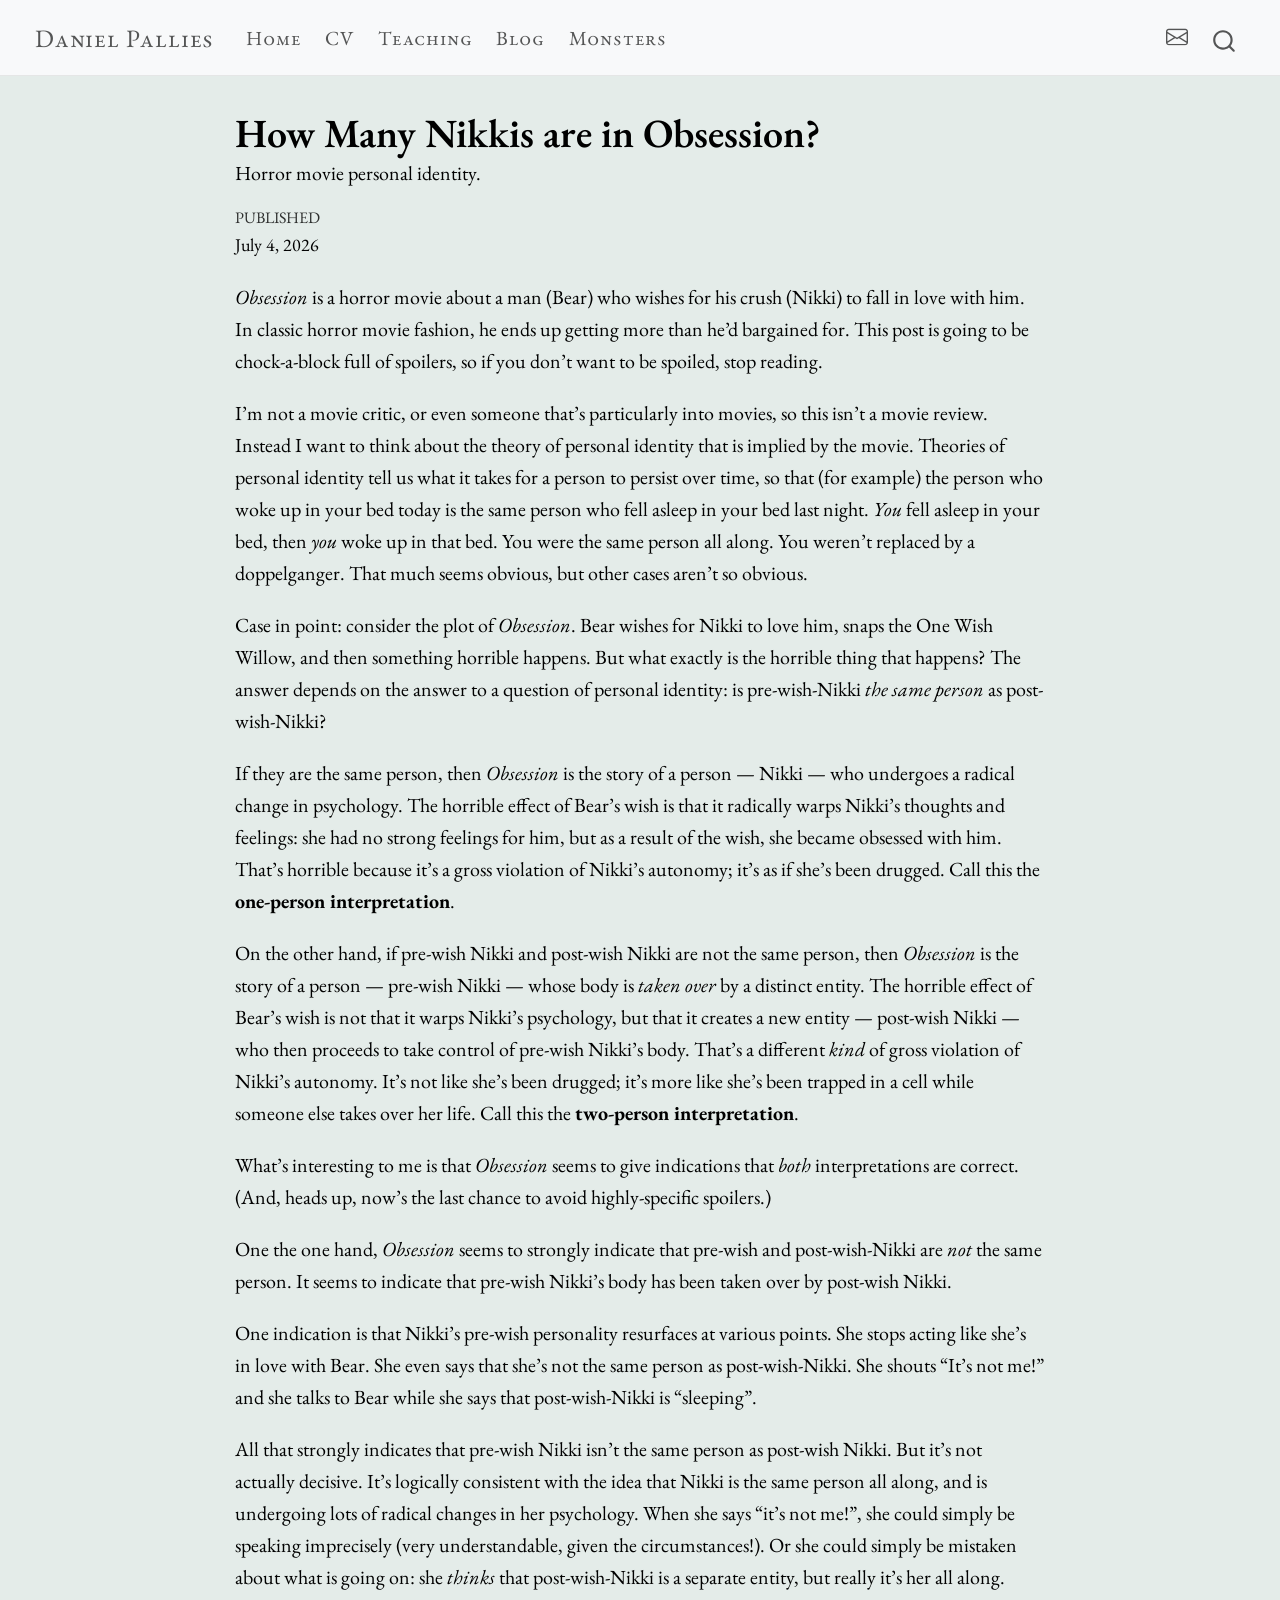
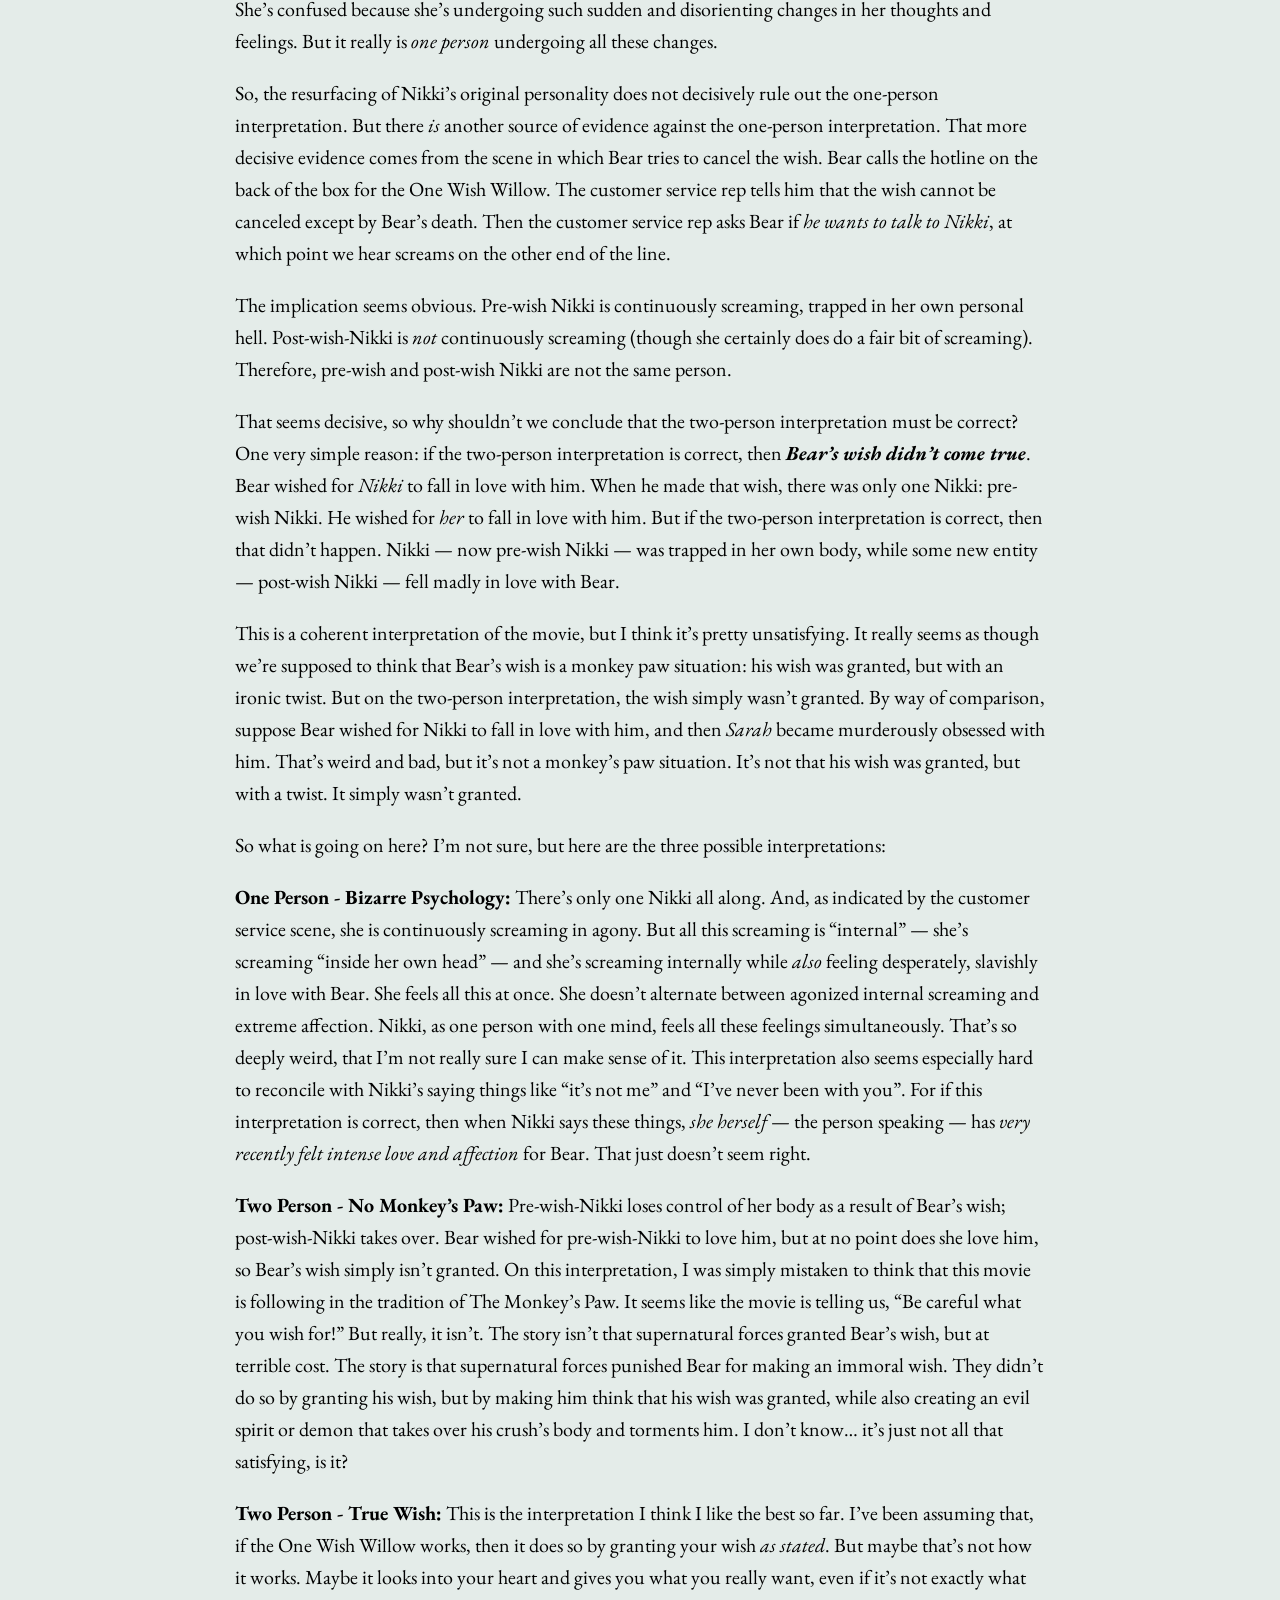
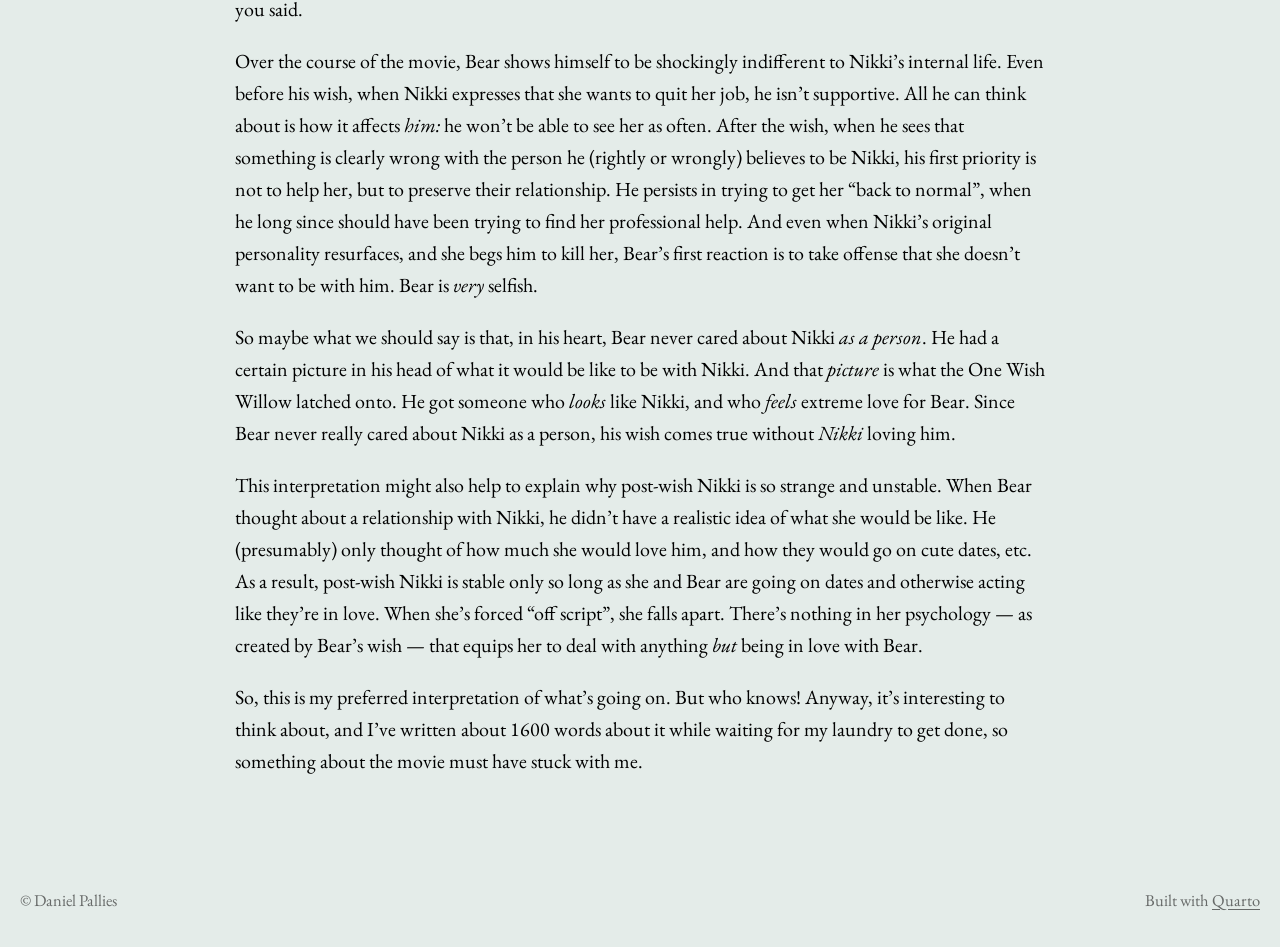
<file: blog/how-many-nikkis-are-in-obsession/index.html>
<!DOCTYPE html>
<html xmlns="http://www.w3.org/1999/xhtml" lang="en" xml:lang="en"><head>

<meta charset="utf-8">
<meta name="generator" content="quarto-1.9.38">

<meta name="viewport" content="width=device-width, initial-scale=1.0, user-scalable=yes">

<meta name="dcterms.date" content="2026-07-04">
<meta name="description" content="Horror movie personal identity.">

<title>How Many Nikkis are in Obsession? – Daniel Pallies</title>
<style>
/* Default styles provided by pandoc.
** See https://pandoc.org/MANUAL.html#variables-for-html for config info.
*/
code{white-space: pre-wrap;}
span.smallcaps{font-variant: small-caps;}
div.columns{display: flex; gap: min(4vw, 1.5em);}
div.column{flex: auto; overflow-x: auto;}
div.hanging-indent{margin-left: 1.5em; text-indent: -1.5em;}
ul.task-list{list-style: none;}
ul.task-list li input[type="checkbox"] {
  width: 0.8em;
  margin: 0 0.8em 0.2em -1em; /* quarto-specific, see https://github.com/quarto-dev/quarto-cli/issues/4556 */ 
  vertical-align: middle;
}
</style>


<script src="../../site_libs/quarto-nav/quarto-nav.js"></script>
<script src="../../site_libs/quarto-nav/headroom.min.js"></script>
<script src="../../site_libs/clipboard/clipboard.min.js"></script>
<script src="../../site_libs/quarto-search/autocomplete.umd.js"></script>
<script src="../../site_libs/quarto-search/fuse.min.js"></script>
<script src="../../site_libs/quarto-search/quarto-search.js"></script>
<meta name="quarto:offset" content="../../">
<script src="../../site_libs/quarto-html/quarto.js" type="module"></script>
<script src="../../site_libs/quarto-html/tabsets/tabsets.js" type="module"></script>
<script src="../../site_libs/quarto-html/popper.min.js"></script>
<script src="../../site_libs/quarto-html/tippy.umd.min.js"></script>
<script src="../../site_libs/quarto-html/anchor.min.js"></script>
<link href="../../site_libs/quarto-html/tippy.css" rel="stylesheet">
<link href="../../site_libs/quarto-html/quarto-syntax-highlighting-15634bcf2e68342d4ad2dfa704d543f6.css" rel="stylesheet" id="quarto-text-highlighting-styles">
<script src="../../site_libs/bootstrap/bootstrap.min.js"></script>
<link href="../../site_libs/bootstrap/bootstrap-icons.css" rel="stylesheet">
<link href="../../site_libs/bootstrap/bootstrap-47bb6fc7c3c2747b903ec6d3b62b0a3a.min.css" rel="stylesheet" append-hash="true" id="quarto-bootstrap" data-mode="light">
<script id="quarto-search-options" type="application/json">{
  "location": "navbar",
  "copy-button": false,
  "collapse-after": 3,
  "panel-placement": "end",
  "type": "overlay",
  "limit": 50,
  "keyboard-shortcut": [
    "f",
    "/",
    "s"
  ],
  "show-item-context": false,
  "language": {
    "search-no-results-text": "No results",
    "search-matching-documents-text": "matching documents",
    "search-copy-link-title": "Copy link to search",
    "search-hide-matches-text": "Hide additional matches",
    "search-more-match-text": "more match in this document",
    "search-more-matches-text": "more matches in this document",
    "search-clear-button-title": "Clear",
    "search-text-placeholder": "",
    "search-detached-cancel-button-title": "Cancel",
    "search-submit-button-title": "Submit",
    "search-label": "Search"
  }
}</script>


</head>

<body class="nav-fixed fullcontent quarto-light">

<div id="quarto-search-results"></div>
  <header id="quarto-header" class="headroom fixed-top">
    <nav class="navbar navbar-expand-lg " data-bs-theme="dark">
      <div class="navbar-container container-fluid">
      <div class="navbar-brand-container mx-auto">
    <a class="navbar-brand" href="../../index.html">
    <span class="navbar-title">Daniel Pallies</span>
    </a>
  </div>
            <div id="quarto-search" class="" title="Search"></div>
          <button class="navbar-toggler" type="button" data-bs-toggle="collapse" data-bs-target="#navbarCollapse" aria-controls="navbarCollapse" role="menu" aria-expanded="false" aria-label="Toggle navigation" onclick="if (window.quartoToggleHeadroom) { window.quartoToggleHeadroom(); }">
  <span class="navbar-toggler-icon"></span>
</button>
          <div class="collapse navbar-collapse" id="navbarCollapse">
            <ul class="navbar-nav navbar-nav-scroll me-auto">
  <li class="nav-item">
    <a class="nav-link" href="../../index.html"> 
<span class="menu-text">Home</span></a>
  </li>  
  <li class="nav-item">
    <a class="nav-link" href="../../cv.html"> 
<span class="menu-text">CV</span></a>
  </li>  
  <li class="nav-item">
    <a class="nav-link" href="../../teaching.html"> 
<span class="menu-text">Teaching</span></a>
  </li>  
  <li class="nav-item">
    <a class="nav-link" href="../../blog/index.html"> 
<span class="menu-text">Blog</span></a>
  </li>  
  <li class="nav-item">
    <a class="nav-link" href="../../monsters.html"> 
<span class="menu-text">Monsters</span></a>
  </li>  
</ul>
            <ul class="navbar-nav navbar-nav-scroll ms-auto">
  <li class="nav-item compact">
    <a class="nav-link" href="mailto:danielpallies@ln.edu.hk"> <i class="bi bi-envelope" role="img" aria-label="Email">
</i> 
<span class="menu-text"></span></a>
  </li>  
</ul>
          </div> <!-- /navcollapse -->
            <div class="quarto-navbar-tools">
</div>
      </div> <!-- /container-fluid -->
    </nav>
</header>
<!-- content -->
<div id="quarto-content" class="quarto-container page-columns page-rows-contents page-layout-article page-navbar">
<!-- sidebar -->
<!-- margin-sidebar -->
    
<!-- main -->
<main class="content" id="quarto-document-content">

<header id="title-block-header" class="quarto-title-block default">
<div class="quarto-title">
<h1 class="title">How Many Nikkis are in Obsession?</h1>
</div>

<div>
  <div class="description">
    Horror movie personal identity.
  </div>
</div>


<div class="quarto-title-meta">

    
    <div>
    <div class="quarto-title-meta-heading">Published</div>
    <div class="quarto-title-meta-contents">
      <p class="date">July 4, 2026</p>
    </div>
  </div>
  
    
  </div>
  


</header>


<p><em>Obsession</em> is a horror movie about a man (Bear) who wishes for his crush (Nikki) to fall in love with him. In classic horror movie fashion, he ends up getting more than he’d bargained for. This post is going to be chock-a-block full of spoilers, so if you don’t want to be spoiled, stop reading.</p>
<p>I’m not a movie critic, or even someone that’s particularly into movies, so this isn’t a movie review. Instead I want to think about the theory of personal identity that is implied by the movie. Theories of personal identity tell us what it takes for a person to persist over time, so that (for example) the person who woke up in your bed today is the same person who fell asleep in your bed last night. <em>You</em> fell asleep in your bed, then <em>you</em> woke up in that bed. You were the same person all along. You weren’t replaced by a doppelganger. That much seems obvious, but other cases aren’t so obvious.</p>
<p>Case in point: consider the plot of <em>Obsession</em>. Bear wishes for Nikki to love him, snaps the One Wish Willow, and then something horrible happens. But what exactly is the horrible thing that happens? The answer depends on the answer to a question of personal identity: is pre-wish-Nikki <em>the same person</em> as post-wish-Nikki?</p>
<p>If they are the same person, then <em>Obsession</em> is the story of a person — Nikki — who undergoes a radical change in psychology. The horrible effect of Bear’s wish is that it radically warps Nikki’s thoughts and feelings: she had no strong feelings for him, but as a result of the wish, she became obsessed with him. That’s horrible because it’s a gross violation of Nikki’s autonomy; it’s as if she’s been drugged. Call this the <strong>one-person interpretation</strong>.</p>
<p>On the other hand, if pre-wish Nikki and post-wish Nikki are not the same person, then <em>Obsession</em> is the story of a person — pre-wish Nikki — whose body is <em>taken over</em> by a distinct entity. The horrible effect of Bear’s wish is not that it warps Nikki’s psychology, but that it creates a new entity — post-wish Nikki — who then proceeds to take control of pre-wish Nikki’s body. That’s a different <em>kind</em> of gross violation of Nikki’s autonomy. It’s not like she’s been drugged; it’s more like she’s been trapped in a cell while someone else takes over her life. Call this the <strong>two-person interpretation</strong>.</p>
<p>What’s interesting to me is that <em>Obsession</em> seems to give indications that <em>both</em> interpretations are correct. (And, heads up, now’s the last chance to avoid highly-specific spoilers.)</p>
<p>One the one hand, <em>Obsession</em> seems to strongly indicate that pre-wish and post-wish-Nikki are <em>not</em> the same person. It seems to indicate that pre-wish Nikki’s body has been taken over by post-wish Nikki.</p>
<p>One indication is that Nikki’s pre-wish personality resurfaces at various points. She stops acting like she’s in love with Bear. She even says that she’s not the same person as post-wish-Nikki. She shouts “It’s not me!” and she talks to Bear while she says that post-wish-Nikki is “sleeping”.</p>
<p>All that strongly indicates that pre-wish Nikki isn’t the same person as post-wish Nikki. But it’s not actually decisive. It’s logically consistent with the idea that Nikki is the same person all along, and is undergoing lots of radical changes in her psychology. When she says “it’s not me!”, she could simply be speaking imprecisely (very understandable, given the circumstances!). Or she could simply be mistaken about what is going on: she <em>thinks</em> that post-wish-Nikki is a separate entity, but really it’s her all along. She’s confused because she’s undergoing such sudden and disorienting changes in her thoughts and feelings. But it really is <em>one person</em> undergoing all these changes.</p>
<p>So, the resurfacing of Nikki’s original personality does not decisively rule out the one-person interpretation. But there <em>is</em> another source of evidence against the one-person interpretation. That more decisive evidence comes from the scene in which Bear tries to cancel the wish. Bear calls the hotline on the back of the box for the One Wish Willow. The customer service rep tells him that the wish cannot be canceled except by Bear’s death. Then the customer service rep asks Bear if <em>he wants to talk to Nikki</em>, at which point we hear screams on the other end of the line.</p>
<p>The implication seems obvious. Pre-wish Nikki is continuously screaming, trapped in her own personal hell. Post-wish-Nikki is <em>not</em> continuously screaming (though she certainly does do a fair bit of screaming). Therefore, pre-wish and post-wish Nikki are not the same person.</p>
<p>That seems decisive, so why shouldn’t we conclude that the two-person interpretation must be correct? One very simple reason: if the two-person interpretation is correct, then <strong><em>Bear’s wish didn’t come true</em></strong>. Bear wished for <em>Nikki</em> to fall in love with him. When he made that wish, there was only one Nikki: pre-wish Nikki. He wished for <em>her</em> to fall in love with him. But if the two-person interpretation is correct, then that didn’t happen. Nikki — now pre-wish Nikki — was trapped in her own body, while some new entity — post-wish Nikki — fell madly in love with Bear.</p>
<p>This is a coherent interpretation of the movie, but I think it’s pretty unsatisfying. It really seems as though we’re supposed to think that Bear’s wish is a monkey paw situation: his wish was granted, but with an ironic twist. But on the two-person interpretation, the wish simply wasn’t granted. By way of comparison, suppose Bear wished for Nikki to fall in love with him, and then <em>Sarah</em> became murderously obsessed with him. That’s weird and bad, but it’s not a monkey’s paw situation. It’s not that his wish was granted, but with a twist. It simply wasn’t granted.</p>
<p>So what is going on here? I’m not sure, but here are the three possible interpretations:</p>
<p><strong>One Person - Bizarre Psychology:</strong> There’s only one Nikki all along. And, as indicated by the customer service scene, she is continuously screaming in agony. But all this screaming is “internal” — she’s screaming “inside her own head” — and she’s screaming internally while <em>also</em> feeling desperately, slavishly in love with Bear. She feels all this at once. She doesn’t alternate between agonized internal screaming and extreme affection. Nikki, as one person with one mind, feels all these feelings simultaneously. That’s so deeply weird, that I’m not really sure I can make sense of it. This interpretation also seems especially hard to reconcile with Nikki’s saying things like “it’s not me” and “I’ve never been with you”. For if this interpretation is correct, then when Nikki says these things, <em>she herself</em> — the person speaking — has <em>very recently felt intense love and affection</em> for Bear. That just doesn’t seem right.</p>
<p><strong>Two Person - No Monkey’s Paw:</strong> Pre-wish-Nikki loses control of her body as a result of Bear’s wish; post-wish-Nikki takes over. Bear wished for pre-wish-Nikki to love him, but at no point does she love him, so Bear’s wish simply isn’t granted. On this interpretation, I was simply mistaken to think that this movie is following in the tradition of The Monkey’s Paw. It seems like the movie is telling us, “Be careful what you wish for!” But really, it isn’t. The story isn’t that supernatural forces granted Bear’s wish, but at terrible cost. The story is that supernatural forces punished Bear for making an immoral wish. They didn’t do so by granting his wish, but by making him think that his wish was granted, while also creating an evil spirit or demon that takes over his crush’s body and torments him. I don’t know… it’s just not all that satisfying, is it?</p>
<p><strong>Two Person - True Wish:</strong> This is the interpretation I think I like the best so far. I’ve been assuming that, if the One Wish Willow works, then it does so by granting your wish <em>as stated</em>. But maybe that’s not how it works. Maybe it looks into your heart and gives you what you really want, even if it’s not exactly what you said.</p>
<p>Over the course of the movie, Bear shows himself to be shockingly indifferent to Nikki’s internal life. Even before his wish, when Nikki expresses that she wants to quit her job, he isn’t supportive. All he can think about is how it affects <em>him:</em> he won’t be able to see her as often. After the wish, when he sees that something is clearly wrong with the person he (rightly or wrongly) believes to be Nikki, his first priority is not to help her, but to preserve their relationship. He persists in trying to get her “back to normal”, when he long since should have been trying to find her professional help. And even when Nikki’s original personality resurfaces, and she begs him to kill her, Bear’s first reaction is to take offense that she doesn’t want to be with him. Bear is <em>very</em> selfish.</p>
<p>So maybe what we should say is that, in his heart, Bear never cared about Nikki <em>as a person</em>. He had a certain picture in his head of what it would be like to be with Nikki. And that <em>picture</em> is what the One Wish Willow latched onto. He got someone who <em>looks</em> like Nikki, and who <em>feels</em> extreme love for Bear. Since Bear never really cared about Nikki as a person, his wish comes true without <em>Nikki</em> loving him.</p>
<p>This interpretation might also help to explain why post-wish Nikki is so strange and unstable. When Bear thought about a relationship with Nikki, he didn’t have a realistic idea of what she would be like. He (presumably) only thought of how much she would love him, and how they would go on cute dates, etc. As a result, post-wish Nikki is stable only so long as she and Bear are going on dates and otherwise acting like they’re in love. When she’s forced “off script”, she falls apart. There’s nothing in her psychology — as created by Bear’s wish — that equips her to deal with anything <em>but</em> being in love with Bear.</p>
<p>So, this is my preferred interpretation of what’s going on. But who knows! Anyway, it’s interesting to think about, and I’ve written about 1600 words about it while waiting for my laundry to get done, so something about the movie must have stuck with me.</p>



</main> <!-- /main -->
<script id="quarto-html-after-body" type="application/javascript">
  window.document.addEventListener("DOMContentLoaded", function (event) {
    const icon = "";
    const anchorJS = new window.AnchorJS();
    anchorJS.options = {
      placement: 'right',
      icon: icon
    };
    anchorJS.add('.anchored');
    const isCodeAnnotation = (el) => {
      for (const clz of el.classList) {
        if (clz.startsWith('code-annotation-')) {                     
          return true;
        }
      }
      return false;
    }
    const onCopySuccess = function(e) {
      // button target
      const button = e.trigger;
      // don't keep focus
      button.blur();
      // flash "checked"
      button.classList.add('code-copy-button-checked');
      var currentTitle = button.getAttribute("title");
      button.setAttribute("title", "Copied!");
      let tooltip;
      if (window.bootstrap) {
        button.setAttribute("data-bs-toggle", "tooltip");
        button.setAttribute("data-bs-placement", "left");
        button.setAttribute("data-bs-title", "Copied!");
        tooltip = new bootstrap.Tooltip(button, 
          { trigger: "manual", 
            customClass: "code-copy-button-tooltip",
            offset: [0, -8]});
        tooltip.show();    
      }
      setTimeout(function() {
        if (tooltip) {
          tooltip.hide();
          button.removeAttribute("data-bs-title");
          button.removeAttribute("data-bs-toggle");
          button.removeAttribute("data-bs-placement");
        }
        button.setAttribute("title", currentTitle);
        button.classList.remove('code-copy-button-checked');
      }, 1000);
      // clear code selection
      e.clearSelection();
    }
    const getTextToCopy = function(trigger) {
      const outerScaffold = trigger.parentElement.cloneNode(true);
      const codeEl = outerScaffold.querySelector('code');
      for (const childEl of codeEl.children) {
        if (isCodeAnnotation(childEl)) {
          childEl.remove();
        }
      }
      return codeEl.innerText;
    }
    const clipboard = new window.ClipboardJS('.code-copy-button:not([data-in-quarto-modal])', {
      text: getTextToCopy
    });
    clipboard.on('success', onCopySuccess);
    if (window.document.getElementById('quarto-embedded-source-code-modal')) {
      const clipboardModal = new window.ClipboardJS('.code-copy-button[data-in-quarto-modal]', {
        text: getTextToCopy,
        container: window.document.getElementById('quarto-embedded-source-code-modal')
      });
      clipboardModal.on('success', onCopySuccess);
    }
      var localhostRegex = new RegExp(/^(?:http|https):\/\/localhost\:?[0-9]*\//);
      var mailtoRegex = new RegExp(/^mailto:/);
        var filterRegex = new RegExp("https:\/\/danielpallies\.com");
      var isInternal = (href) => {
          return filterRegex.test(href) || localhostRegex.test(href) || mailtoRegex.test(href);
      }
      // Inspect non-navigation links and adorn them if external
     var links = window.document.querySelectorAll('a[href]:not(.nav-link):not(.navbar-brand):not(.toc-action):not(.sidebar-link):not(.sidebar-item-toggle):not(.pagination-link):not(.no-external):not([aria-hidden]):not(.dropdown-item):not(.quarto-navigation-tool):not(.about-link)');
      for (var i=0; i<links.length; i++) {
        const link = links[i];
        if (!isInternal(link.href)) {
          // undo the damage that might have been done by quarto-nav.js in the case of
          // links that we want to consider external
          if (link.dataset.originalHref !== undefined) {
            link.href = link.dataset.originalHref;
          }
        }
      }
    function tippyHover(el, contentFn, onTriggerFn, onUntriggerFn) {
      const config = {
        allowHTML: true,
        maxWidth: 500,
        delay: 100,
        arrow: false,
        appendTo: function(el) {
            return el.parentElement;
        },
        interactive: true,
        interactiveBorder: 10,
        theme: 'quarto',
        placement: 'bottom-start',
      };
      if (contentFn) {
        config.content = contentFn;
      }
      if (onTriggerFn) {
        config.onTrigger = onTriggerFn;
      }
      if (onUntriggerFn) {
        config.onUntrigger = onUntriggerFn;
      }
      window.tippy(el, config); 
    }
    const noterefs = window.document.querySelectorAll('a[role="doc-noteref"]');
    for (var i=0; i<noterefs.length; i++) {
      const ref = noterefs[i];
      tippyHover(ref, function() {
        // use id or data attribute instead here
        let href = ref.getAttribute('data-footnote-href') || ref.getAttribute('href');
        try { href = new URL(href).hash; } catch {}
        const id = href.replace(/^#\/?/, "");
        const note = window.document.getElementById(id);
        if (note) {
          return note.innerHTML;
        } else {
          return "";
        }
      });
    }
    const xrefs = window.document.querySelectorAll('a.quarto-xref');
    const processXRef = (id, note) => {
      // Strip column container classes
      const stripColumnClz = (el) => {
        el.classList.remove("page-full", "page-columns");
        if (el.children) {
          for (const child of el.children) {
            stripColumnClz(child);
          }
        }
      }
      stripColumnClz(note)
      if (id === null || id.startsWith('sec-')) {
        // Special case sections, only their first couple elements
        const container = document.createElement("div");
        if (note.children && note.children.length > 2) {
          container.appendChild(note.children[0].cloneNode(true));
          for (let i = 1; i < note.children.length; i++) {
            const child = note.children[i];
            if (child.tagName === "P" && child.innerText === "") {
              continue;
            } else {
              container.appendChild(child.cloneNode(true));
              break;
            }
          }
          if (window.Quarto?.typesetMath) {
            window.Quarto.typesetMath(container);
          }
          return container.innerHTML
        } else {
          if (window.Quarto?.typesetMath) {
            window.Quarto.typesetMath(note);
          }
          return note.innerHTML;
        }
      } else {
        // Remove any anchor links if they are present
        const anchorLink = note.querySelector('a.anchorjs-link');
        if (anchorLink) {
          anchorLink.remove();
        }
        if (window.Quarto?.typesetMath) {
          window.Quarto.typesetMath(note);
        }
        if (note.classList.contains("callout")) {
          return note.outerHTML;
        } else {
          return note.innerHTML;
        }
      }
    }
    for (var i=0; i<xrefs.length; i++) {
      const xref = xrefs[i];
      tippyHover(xref, undefined, function(instance) {
        instance.disable();
        let url = xref.getAttribute('href');
        let hash = undefined; 
        if (url.startsWith('#')) {
          hash = url;
        } else {
          try { hash = new URL(url).hash; } catch {}
        }
        if (hash) {
          const id = hash.replace(/^#\/?/, "");
          const note = window.document.getElementById(id);
          if (note !== null) {
            try {
              const html = processXRef(id, note.cloneNode(true));
              instance.setContent(html);
            } finally {
              instance.enable();
              instance.show();
            }
          } else {
            // See if we can fetch this
            fetch(url.split('#')[0])
            .then(res => res.text())
            .then(html => {
              const parser = new DOMParser();
              const htmlDoc = parser.parseFromString(html, "text/html");
              const note = htmlDoc.getElementById(id);
              if (note !== null) {
                const html = processXRef(id, note);
                instance.setContent(html);
              } 
            }).finally(() => {
              instance.enable();
              instance.show();
            });
          }
        } else {
          // See if we can fetch a full url (with no hash to target)
          // This is a special case and we should probably do some content thinning / targeting
          fetch(url)
          .then(res => res.text())
          .then(html => {
            const parser = new DOMParser();
            const htmlDoc = parser.parseFromString(html, "text/html");
            const note = htmlDoc.querySelector('main.content');
            if (note !== null) {
              // This should only happen for chapter cross references
              // (since there is no id in the URL)
              // remove the first header
              if (note.children.length > 0 && note.children[0].tagName === "HEADER") {
                note.children[0].remove();
              }
              const html = processXRef(null, note);
              instance.setContent(html);
            } 
          }).finally(() => {
            instance.enable();
            instance.show();
          });
        }
      }, function(instance) {
      });
    }
        let selectedAnnoteEl;
        const selectorForAnnotation = ( cell, annotation) => {
          let cellAttr = 'data-code-cell="' + cell + '"';
          let lineAttr = 'data-code-annotation="' +  annotation + '"';
          const selector = 'span[' + cellAttr + '][' + lineAttr + ']';
          return selector;
        }
        const selectCodeLines = (annoteEl) => {
          const doc = window.document;
          const targetCell = annoteEl.getAttribute("data-target-cell");
          const targetAnnotation = annoteEl.getAttribute("data-target-annotation");
          const annoteSpan = window.document.querySelector(selectorForAnnotation(targetCell, targetAnnotation));
          const lines = annoteSpan.getAttribute("data-code-lines").split(",");
          const lineIds = lines.map((line) => {
            return targetCell + "-" + line;
          })
          let top = null;
          let height = null;
          let parent = null;
          if (lineIds.length > 0) {
              //compute the position of the single el (top and bottom and make a div)
              const el = window.document.getElementById(lineIds[0]);
              top = el.offsetTop;
              height = el.offsetHeight;
              parent = el.parentElement.parentElement;
            if (lineIds.length > 1) {
              const lastEl = window.document.getElementById(lineIds[lineIds.length - 1]);
              const bottom = lastEl.offsetTop + lastEl.offsetHeight;
              height = bottom - top;
            }
            if (top !== null && height !== null && parent !== null) {
              // cook up a div (if necessary) and position it 
              let div = window.document.getElementById("code-annotation-line-highlight");
              if (div === null) {
                div = window.document.createElement("div");
                div.setAttribute("id", "code-annotation-line-highlight");
                div.style.position = 'absolute';
                parent.appendChild(div);
              }
              div.style.top = top - 2 + "px";
              div.style.height = height + 4 + "px";
              div.style.left = 0;
              let gutterDiv = window.document.getElementById("code-annotation-line-highlight-gutter");
              if (gutterDiv === null) {
                gutterDiv = window.document.createElement("div");
                gutterDiv.setAttribute("id", "code-annotation-line-highlight-gutter");
                gutterDiv.style.position = 'absolute';
                const codeCell = window.document.getElementById(targetCell);
                const gutter = codeCell.querySelector('.code-annotation-gutter');
                gutter.appendChild(gutterDiv);
              }
              gutterDiv.style.top = top - 2 + "px";
              gutterDiv.style.height = height + 4 + "px";
            }
            selectedAnnoteEl = annoteEl;
          }
        };
        const unselectCodeLines = () => {
          const elementsIds = ["code-annotation-line-highlight", "code-annotation-line-highlight-gutter"];
          elementsIds.forEach((elId) => {
            const div = window.document.getElementById(elId);
            if (div) {
              div.remove();
            }
          });
          selectedAnnoteEl = undefined;
        };
          // Handle positioning of the toggle
      window.addEventListener(
        "resize",
        throttle(() => {
          elRect = undefined;
          if (selectedAnnoteEl) {
            selectCodeLines(selectedAnnoteEl);
          }
        }, 10)
      );
      function throttle(fn, ms) {
      let throttle = false;
      let timer;
        return (...args) => {
          if(!throttle) { // first call gets through
              fn.apply(this, args);
              throttle = true;
          } else { // all the others get throttled
              if(timer) clearTimeout(timer); // cancel #2
              timer = setTimeout(() => {
                fn.apply(this, args);
                timer = throttle = false;
              }, ms);
          }
        };
      }
        // Attach click handler to the DT
        const annoteDls = window.document.querySelectorAll('dt[data-target-cell]');
        for (const annoteDlNode of annoteDls) {
          annoteDlNode.addEventListener('click', (event) => {
            const clickedEl = event.target;
            if (clickedEl !== selectedAnnoteEl) {
              unselectCodeLines();
              const activeEl = window.document.querySelector('dt[data-target-cell].code-annotation-active');
              if (activeEl) {
                activeEl.classList.remove('code-annotation-active');
              }
              selectCodeLines(clickedEl);
              clickedEl.classList.add('code-annotation-active');
            } else {
              // Unselect the line
              unselectCodeLines();
              clickedEl.classList.remove('code-annotation-active');
            }
          });
        }
    const findCites = (el) => {
      const parentEl = el.parentElement;
      if (parentEl) {
        const cites = parentEl.dataset.cites;
        if (cites) {
          return {
            el,
            cites: cites.split(' ')
          };
        } else {
          return findCites(el.parentElement)
        }
      } else {
        return undefined;
      }
    };
    var bibliorefs = window.document.querySelectorAll('a[role="doc-biblioref"]');
    for (var i=0; i<bibliorefs.length; i++) {
      const ref = bibliorefs[i];
      const citeInfo = findCites(ref);
      if (citeInfo) {
        tippyHover(citeInfo.el, function() {
          var popup = window.document.createElement('div');
          citeInfo.cites.forEach(function(cite) {
            var citeDiv = window.document.createElement('div');
            citeDiv.classList.add('hanging-indent');
            citeDiv.classList.add('csl-entry');
            var biblioDiv = window.document.getElementById('ref-' + cite);
            if (biblioDiv) {
              citeDiv.innerHTML = biblioDiv.innerHTML;
            }
            popup.appendChild(citeDiv);
          });
          return popup.innerHTML;
        });
      }
    }
  });
  </script>
</div> <!-- /content -->
<footer class="footer">
  <div class="nav-footer">
    <div class="nav-footer-left">
<p>© Daniel Pallies</p>
</div>   
    <div class="nav-footer-center">
      &nbsp;
    </div>
    <div class="nav-footer-right">
<p>Built with <a href="https://quarto.org">Quarto</a></p>
</div>
  </div>
</footer>




</body></html>
</file>
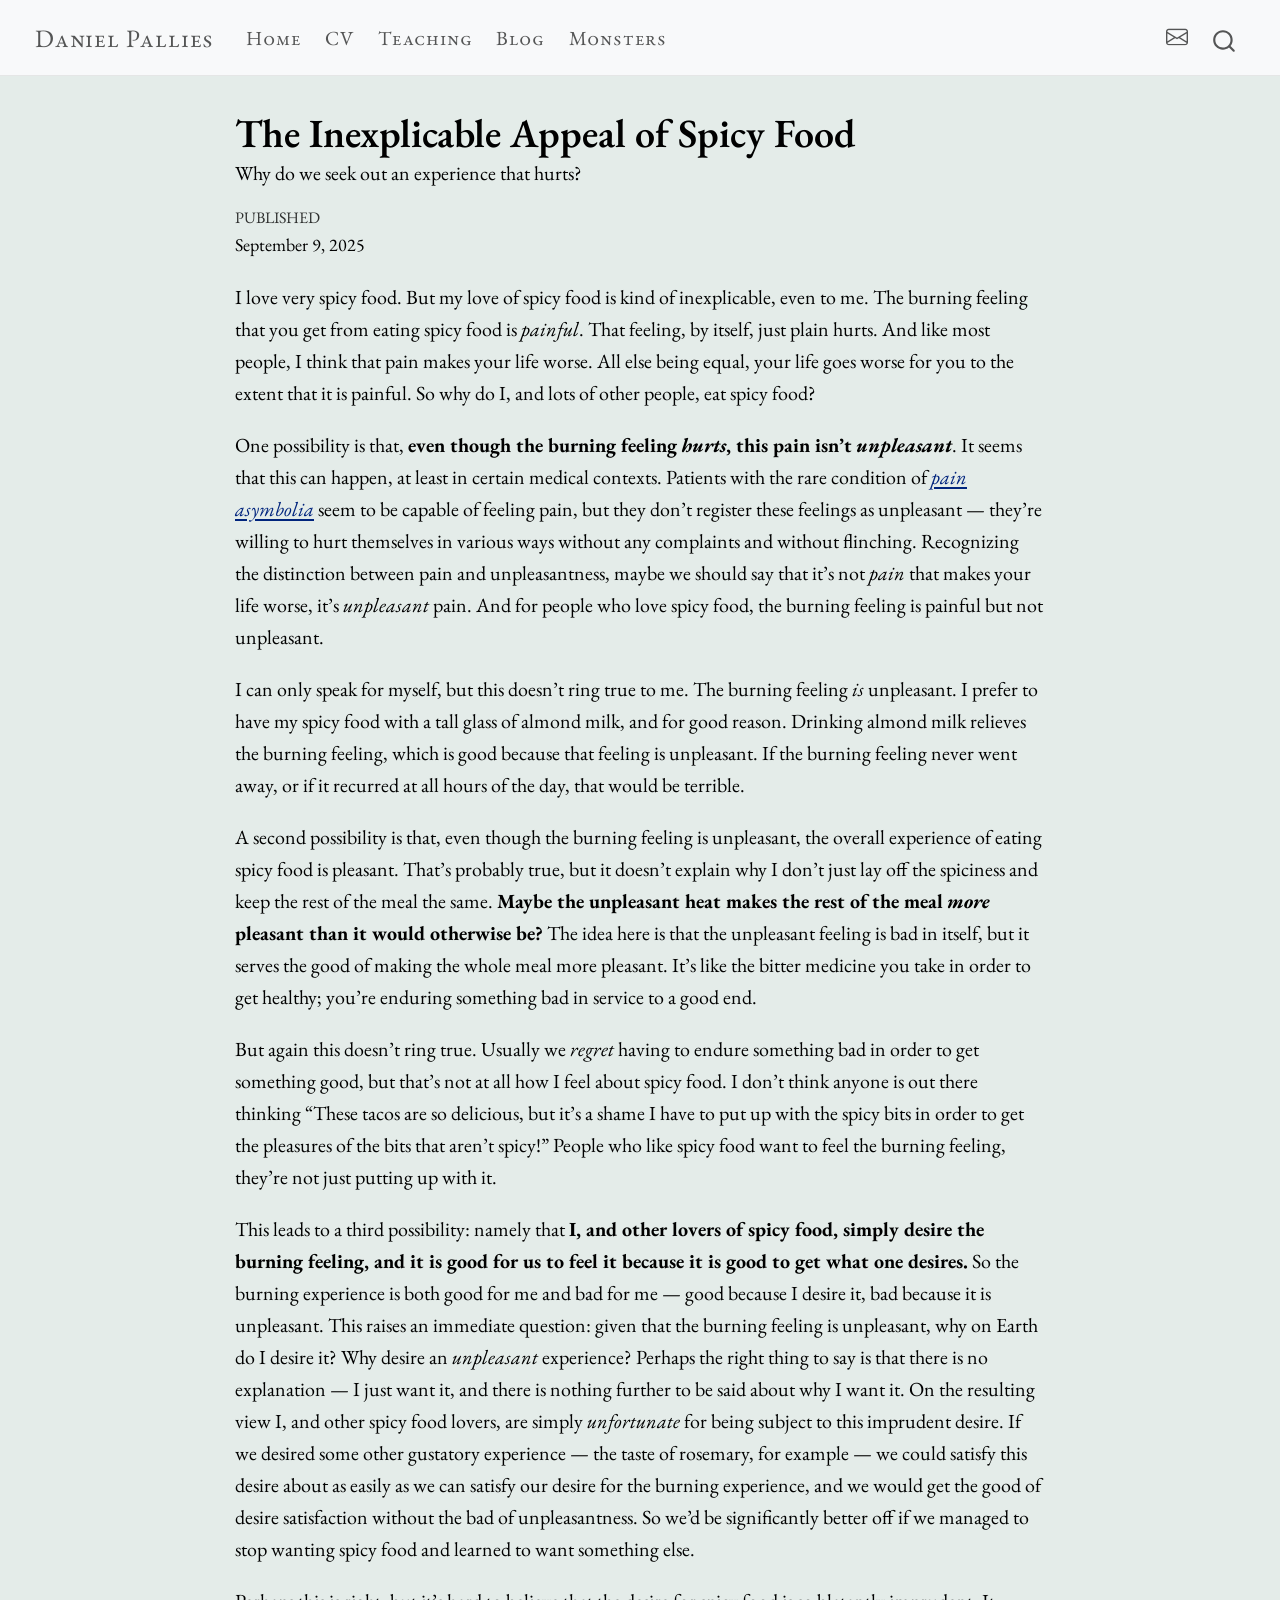
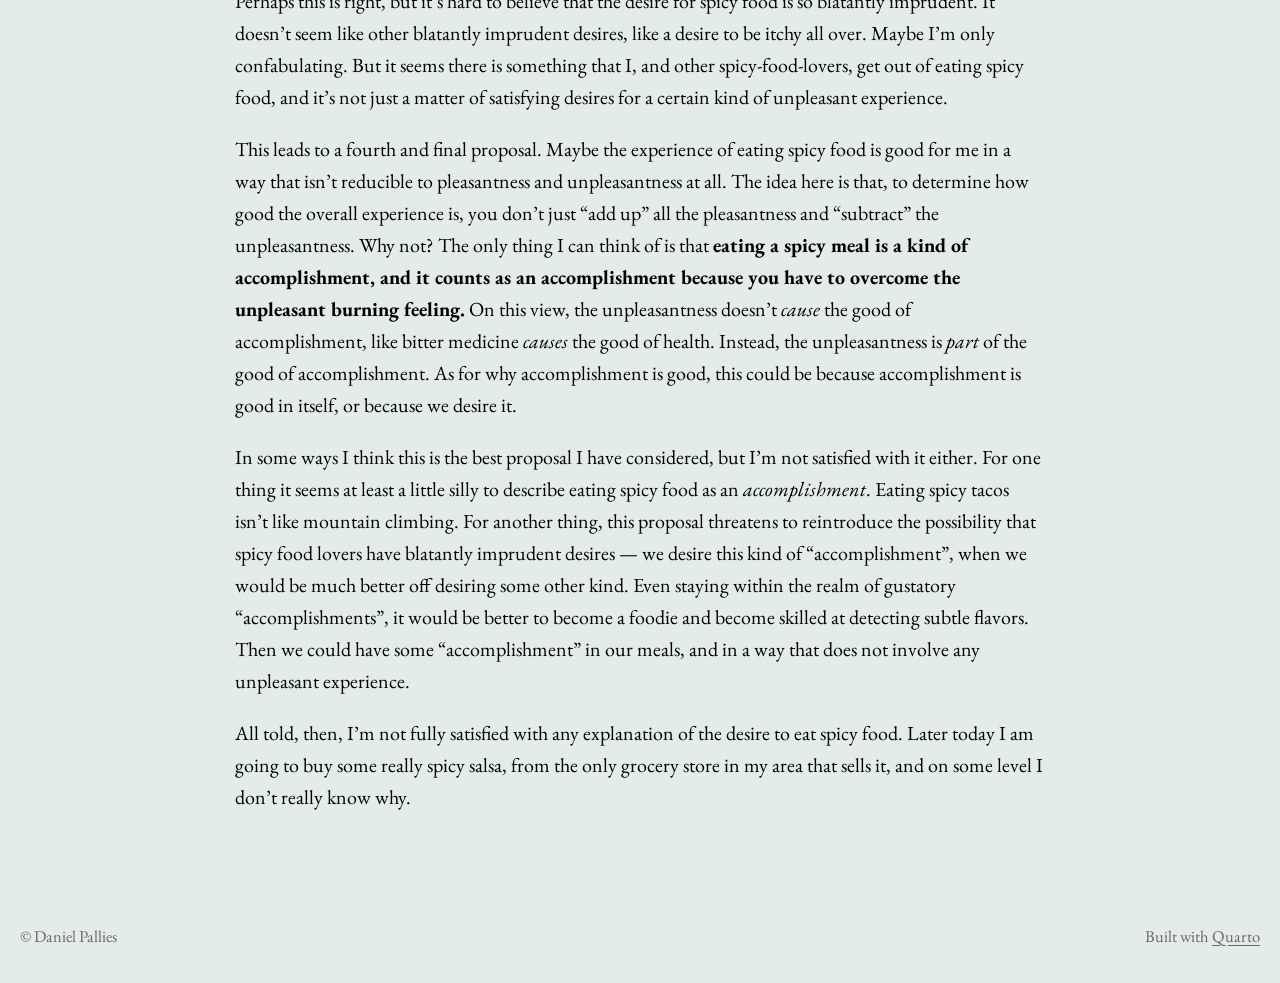
<file: blog/the-inexplicable-appeal-of-spicy-food/index.html>
<!DOCTYPE html>
<html xmlns="http://www.w3.org/1999/xhtml" lang="en" xml:lang="en"><head>

<meta charset="utf-8">
<meta name="generator" content="quarto-1.9.38">

<meta name="viewport" content="width=device-width, initial-scale=1.0, user-scalable=yes">

<meta name="dcterms.date" content="2025-09-09">
<meta name="description" content="Why do we seek out an experience that hurts?">

<title>The Inexplicable Appeal of Spicy Food – Daniel Pallies</title>
<style>
/* Default styles provided by pandoc.
** See https://pandoc.org/MANUAL.html#variables-for-html for config info.
*/
code{white-space: pre-wrap;}
span.smallcaps{font-variant: small-caps;}
div.columns{display: flex; gap: min(4vw, 1.5em);}
div.column{flex: auto; overflow-x: auto;}
div.hanging-indent{margin-left: 1.5em; text-indent: -1.5em;}
ul.task-list{list-style: none;}
ul.task-list li input[type="checkbox"] {
  width: 0.8em;
  margin: 0 0.8em 0.2em -1em; /* quarto-specific, see https://github.com/quarto-dev/quarto-cli/issues/4556 */ 
  vertical-align: middle;
}
</style>


<script src="../../site_libs/quarto-nav/quarto-nav.js"></script>
<script src="../../site_libs/quarto-nav/headroom.min.js"></script>
<script src="../../site_libs/clipboard/clipboard.min.js"></script>
<script src="../../site_libs/quarto-search/autocomplete.umd.js"></script>
<script src="../../site_libs/quarto-search/fuse.min.js"></script>
<script src="../../site_libs/quarto-search/quarto-search.js"></script>
<meta name="quarto:offset" content="../../">
<script src="../../site_libs/quarto-html/quarto.js" type="module"></script>
<script src="../../site_libs/quarto-html/tabsets/tabsets.js" type="module"></script>
<script src="../../site_libs/quarto-html/popper.min.js"></script>
<script src="../../site_libs/quarto-html/tippy.umd.min.js"></script>
<script src="../../site_libs/quarto-html/anchor.min.js"></script>
<link href="../../site_libs/quarto-html/tippy.css" rel="stylesheet">
<link href="../../site_libs/quarto-html/quarto-syntax-highlighting-15634bcf2e68342d4ad2dfa704d543f6.css" rel="stylesheet" id="quarto-text-highlighting-styles">
<script src="../../site_libs/bootstrap/bootstrap.min.js"></script>
<link href="../../site_libs/bootstrap/bootstrap-icons.css" rel="stylesheet">
<link href="../../site_libs/bootstrap/bootstrap-47bb6fc7c3c2747b903ec6d3b62b0a3a.min.css" rel="stylesheet" append-hash="true" id="quarto-bootstrap" data-mode="light">
<script id="quarto-search-options" type="application/json">{
  "location": "navbar",
  "copy-button": false,
  "collapse-after": 3,
  "panel-placement": "end",
  "type": "overlay",
  "limit": 50,
  "keyboard-shortcut": [
    "f",
    "/",
    "s"
  ],
  "show-item-context": false,
  "language": {
    "search-no-results-text": "No results",
    "search-matching-documents-text": "matching documents",
    "search-copy-link-title": "Copy link to search",
    "search-hide-matches-text": "Hide additional matches",
    "search-more-match-text": "more match in this document",
    "search-more-matches-text": "more matches in this document",
    "search-clear-button-title": "Clear",
    "search-text-placeholder": "",
    "search-detached-cancel-button-title": "Cancel",
    "search-submit-button-title": "Submit",
    "search-label": "Search"
  }
}</script>


</head>

<body class="nav-fixed fullcontent quarto-light">

<div id="quarto-search-results"></div>
  <header id="quarto-header" class="headroom fixed-top">
    <nav class="navbar navbar-expand-lg " data-bs-theme="dark">
      <div class="navbar-container container-fluid">
      <div class="navbar-brand-container mx-auto">
    <a class="navbar-brand" href="../../index.html">
    <span class="navbar-title">Daniel Pallies</span>
    </a>
  </div>
            <div id="quarto-search" class="" title="Search"></div>
          <button class="navbar-toggler" type="button" data-bs-toggle="collapse" data-bs-target="#navbarCollapse" aria-controls="navbarCollapse" role="menu" aria-expanded="false" aria-label="Toggle navigation" onclick="if (window.quartoToggleHeadroom) { window.quartoToggleHeadroom(); }">
  <span class="navbar-toggler-icon"></span>
</button>
          <div class="collapse navbar-collapse" id="navbarCollapse">
            <ul class="navbar-nav navbar-nav-scroll me-auto">
  <li class="nav-item">
    <a class="nav-link" href="../../index.html"> 
<span class="menu-text">Home</span></a>
  </li>  
  <li class="nav-item">
    <a class="nav-link" href="../../cv.html"> 
<span class="menu-text">CV</span></a>
  </li>  
  <li class="nav-item">
    <a class="nav-link" href="../../teaching.html"> 
<span class="menu-text">Teaching</span></a>
  </li>  
  <li class="nav-item">
    <a class="nav-link" href="../../blog/index.html"> 
<span class="menu-text">Blog</span></a>
  </li>  
  <li class="nav-item">
    <a class="nav-link" href="../../monsters.html"> 
<span class="menu-text">Monsters</span></a>
  </li>  
</ul>
            <ul class="navbar-nav navbar-nav-scroll ms-auto">
  <li class="nav-item compact">
    <a class="nav-link" href="mailto:danielpallies@ln.edu.hk"> <i class="bi bi-envelope" role="img" aria-label="Email">
</i> 
<span class="menu-text"></span></a>
  </li>  
</ul>
          </div> <!-- /navcollapse -->
            <div class="quarto-navbar-tools">
</div>
      </div> <!-- /container-fluid -->
    </nav>
</header>
<!-- content -->
<div id="quarto-content" class="quarto-container page-columns page-rows-contents page-layout-article page-navbar">
<!-- sidebar -->
<!-- margin-sidebar -->
    
<!-- main -->
<main class="content" id="quarto-document-content">

<header id="title-block-header" class="quarto-title-block default">
<div class="quarto-title">
<h1 class="title">The Inexplicable Appeal of Spicy Food</h1>
</div>

<div>
  <div class="description">
    Why do we seek out an experience that hurts?
  </div>
</div>


<div class="quarto-title-meta">

    
    <div>
    <div class="quarto-title-meta-heading">Published</div>
    <div class="quarto-title-meta-contents">
      <p class="date">September 9, 2025</p>
    </div>
  </div>
  
    
  </div>
  


</header>


<p>I love very spicy food. But my love of spicy food is kind of inexplicable, even to me. The burning feeling that you get from eating spicy food is <em>painful</em>. That feeling, by itself, just plain hurts. And like most people, I think that pain makes your life worse. All else being equal, your life goes worse for you to the extent that it is painful. So why do I, and lots of other people, eat spicy food?</p>
<p>One possibility is that, <strong>even though the burning feeling</strong> <strong><em>hurts</em>, this pain isn’t</strong> <strong><em>unpleasant</em></strong>. It seems that this can happen, at least in certain medical contexts. Patients with the rare condition of <a href="https://philpapers.org/archive/BAIPTD-2.pdf"><em>pain asymbolia</em></a> seem to be capable of feeling pain, but they don’t register these feelings as unpleasant — they’re willing to hurt themselves in various ways without any complaints and without flinching. Recognizing the distinction between pain and unpleasantness, maybe we should say that it’s not <em>pain</em> that makes your life worse, it’s <em>unpleasant</em> pain. And for people who love spicy food, the burning feeling is painful but not unpleasant.</p>
<p>I can only speak for myself, but this doesn’t ring true to me. The burning feeling <em>is</em> unpleasant. I prefer to have my spicy food with a tall glass of almond milk, and for good reason. Drinking almond milk relieves the burning feeling, which is good because that feeling is unpleasant. If the burning feeling never went away, or if it recurred at all hours of the day, that would be terrible.</p>
<p>A second possibility is that, even though the burning feeling is unpleasant, the overall experience of eating spicy food is pleasant. That’s probably true, but it doesn’t explain why I don’t just lay off the spiciness and keep the rest of the meal the same. <strong>Maybe the unpleasant heat makes the rest of the meal</strong> <strong><em>more</em></strong> <strong>pleasant than it would otherwise be?</strong> The idea here is that the unpleasant feeling is bad in itself, but it serves the good of making the whole meal more pleasant. It’s like the bitter medicine you take in order to get healthy; you’re enduring something bad in service to a good end.</p>
<p>But again this doesn’t ring true. Usually we <em>regret</em> having to endure something bad in order to get something good, but that’s not at all how I feel about spicy food. I don’t think anyone is out there thinking “These tacos are so delicious, but it’s a shame I have to put up with the spicy bits in order to get the pleasures of the bits that aren’t spicy!” People who like spicy food want to feel the burning feeling, they’re not just putting up with it.</p>
<p>This leads to a third possibility: namely that <strong>I, and other lovers of spicy food, simply desire the burning feeling, and it is good for us to feel it because it is good to get what one desires.</strong> So the burning experience is both good for me and bad for me — good because I desire it, bad because it is unpleasant. This raises an immediate question: given that the burning feeling is unpleasant, why on Earth do I desire it? Why desire an <em>unpleasant</em> experience? Perhaps the right thing to say is that there is no explanation — I just want it, and there is nothing further to be said about why I want it. On the resulting view I, and other spicy food lovers, are simply <em>unfortunate</em> for being subject to this imprudent desire. If we desired some other gustatory experience — the taste of rosemary, for example — we could satisfy this desire about as easily as we can satisfy our desire for the burning experience, and we would get the good of desire satisfaction without the bad of unpleasantness. So we’d be significantly better off if we managed to stop wanting spicy food and learned to want something else.</p>
<p>Perhaps this is right, but it’s hard to believe that the desire for spicy food is so blatantly imprudent. It doesn’t seem like other blatantly imprudent desires, like a desire to be itchy all over. Maybe I’m only confabulating. But it seems there is something that I, and other spicy-food-lovers, get out of eating spicy food, and it’s not just a matter of satisfying desires for a certain kind of unpleasant experience.</p>
<p>This leads to a fourth and final proposal. Maybe the experience of eating spicy food is good for me in a way that isn’t reducible to pleasantness and unpleasantness at all. The idea here is that, to determine how good the overall experience is, you don’t just “add up” all the pleasantness and “subtract” the unpleasantness. Why not? The only thing I can think of is that <strong>eating a spicy meal is a kind of accomplishment, and it counts as an accomplishment because you have to overcome the unpleasant burning feeling.</strong> On this view, the unpleasantness doesn’t <em>cause</em> the good of accomplishment, like bitter medicine <em>causes</em> the good of health. Instead, the unpleasantness is <em>part</em> of the good of accomplishment. As for why accomplishment is good, this could be because accomplishment is good in itself, or because we desire it.</p>
<p>In some ways I think this is the best proposal I have considered, but I’m not satisfied with it either. For one thing it seems at least a little silly to describe eating spicy food as an <em>accomplishment</em>. Eating spicy tacos isn’t like mountain climbing. For another thing, this proposal threatens to reintroduce the possibility that spicy food lovers have blatantly imprudent desires — we desire this kind of “accomplishment”, when we would be much better off desiring some other kind. Even staying within the realm of gustatory “accomplishments”, it would be better to become a foodie and become skilled at detecting subtle flavors. Then we could have some “accomplishment” in our meals, and in a way that does not involve any unpleasant experience.</p>
<p>All told, then, I’m not fully satisfied with any explanation of the desire to eat spicy food. Later today I am going to buy some really spicy salsa, from the only grocery store in my area that sells it, and on some level I don’t really know why.</p>



</main> <!-- /main -->
<script id="quarto-html-after-body" type="application/javascript">
  window.document.addEventListener("DOMContentLoaded", function (event) {
    const icon = "";
    const anchorJS = new window.AnchorJS();
    anchorJS.options = {
      placement: 'right',
      icon: icon
    };
    anchorJS.add('.anchored');
    const isCodeAnnotation = (el) => {
      for (const clz of el.classList) {
        if (clz.startsWith('code-annotation-')) {                     
          return true;
        }
      }
      return false;
    }
    const onCopySuccess = function(e) {
      // button target
      const button = e.trigger;
      // don't keep focus
      button.blur();
      // flash "checked"
      button.classList.add('code-copy-button-checked');
      var currentTitle = button.getAttribute("title");
      button.setAttribute("title", "Copied!");
      let tooltip;
      if (window.bootstrap) {
        button.setAttribute("data-bs-toggle", "tooltip");
        button.setAttribute("data-bs-placement", "left");
        button.setAttribute("data-bs-title", "Copied!");
        tooltip = new bootstrap.Tooltip(button, 
          { trigger: "manual", 
            customClass: "code-copy-button-tooltip",
            offset: [0, -8]});
        tooltip.show();    
      }
      setTimeout(function() {
        if (tooltip) {
          tooltip.hide();
          button.removeAttribute("data-bs-title");
          button.removeAttribute("data-bs-toggle");
          button.removeAttribute("data-bs-placement");
        }
        button.setAttribute("title", currentTitle);
        button.classList.remove('code-copy-button-checked');
      }, 1000);
      // clear code selection
      e.clearSelection();
    }
    const getTextToCopy = function(trigger) {
      const outerScaffold = trigger.parentElement.cloneNode(true);
      const codeEl = outerScaffold.querySelector('code');
      for (const childEl of codeEl.children) {
        if (isCodeAnnotation(childEl)) {
          childEl.remove();
        }
      }
      return codeEl.innerText;
    }
    const clipboard = new window.ClipboardJS('.code-copy-button:not([data-in-quarto-modal])', {
      text: getTextToCopy
    });
    clipboard.on('success', onCopySuccess);
    if (window.document.getElementById('quarto-embedded-source-code-modal')) {
      const clipboardModal = new window.ClipboardJS('.code-copy-button[data-in-quarto-modal]', {
        text: getTextToCopy,
        container: window.document.getElementById('quarto-embedded-source-code-modal')
      });
      clipboardModal.on('success', onCopySuccess);
    }
      var localhostRegex = new RegExp(/^(?:http|https):\/\/localhost\:?[0-9]*\//);
      var mailtoRegex = new RegExp(/^mailto:/);
        var filterRegex = new RegExp("https:\/\/danielpallies\.com");
      var isInternal = (href) => {
          return filterRegex.test(href) || localhostRegex.test(href) || mailtoRegex.test(href);
      }
      // Inspect non-navigation links and adorn them if external
     var links = window.document.querySelectorAll('a[href]:not(.nav-link):not(.navbar-brand):not(.toc-action):not(.sidebar-link):not(.sidebar-item-toggle):not(.pagination-link):not(.no-external):not([aria-hidden]):not(.dropdown-item):not(.quarto-navigation-tool):not(.about-link)');
      for (var i=0; i<links.length; i++) {
        const link = links[i];
        if (!isInternal(link.href)) {
          // undo the damage that might have been done by quarto-nav.js in the case of
          // links that we want to consider external
          if (link.dataset.originalHref !== undefined) {
            link.href = link.dataset.originalHref;
          }
        }
      }
    function tippyHover(el, contentFn, onTriggerFn, onUntriggerFn) {
      const config = {
        allowHTML: true,
        maxWidth: 500,
        delay: 100,
        arrow: false,
        appendTo: function(el) {
            return el.parentElement;
        },
        interactive: true,
        interactiveBorder: 10,
        theme: 'quarto',
        placement: 'bottom-start',
      };
      if (contentFn) {
        config.content = contentFn;
      }
      if (onTriggerFn) {
        config.onTrigger = onTriggerFn;
      }
      if (onUntriggerFn) {
        config.onUntrigger = onUntriggerFn;
      }
      window.tippy(el, config); 
    }
    const noterefs = window.document.querySelectorAll('a[role="doc-noteref"]');
    for (var i=0; i<noterefs.length; i++) {
      const ref = noterefs[i];
      tippyHover(ref, function() {
        // use id or data attribute instead here
        let href = ref.getAttribute('data-footnote-href') || ref.getAttribute('href');
        try { href = new URL(href).hash; } catch {}
        const id = href.replace(/^#\/?/, "");
        const note = window.document.getElementById(id);
        if (note) {
          return note.innerHTML;
        } else {
          return "";
        }
      });
    }
    const xrefs = window.document.querySelectorAll('a.quarto-xref');
    const processXRef = (id, note) => {
      // Strip column container classes
      const stripColumnClz = (el) => {
        el.classList.remove("page-full", "page-columns");
        if (el.children) {
          for (const child of el.children) {
            stripColumnClz(child);
          }
        }
      }
      stripColumnClz(note)
      if (id === null || id.startsWith('sec-')) {
        // Special case sections, only their first couple elements
        const container = document.createElement("div");
        if (note.children && note.children.length > 2) {
          container.appendChild(note.children[0].cloneNode(true));
          for (let i = 1; i < note.children.length; i++) {
            const child = note.children[i];
            if (child.tagName === "P" && child.innerText === "") {
              continue;
            } else {
              container.appendChild(child.cloneNode(true));
              break;
            }
          }
          if (window.Quarto?.typesetMath) {
            window.Quarto.typesetMath(container);
          }
          return container.innerHTML
        } else {
          if (window.Quarto?.typesetMath) {
            window.Quarto.typesetMath(note);
          }
          return note.innerHTML;
        }
      } else {
        // Remove any anchor links if they are present
        const anchorLink = note.querySelector('a.anchorjs-link');
        if (anchorLink) {
          anchorLink.remove();
        }
        if (window.Quarto?.typesetMath) {
          window.Quarto.typesetMath(note);
        }
        if (note.classList.contains("callout")) {
          return note.outerHTML;
        } else {
          return note.innerHTML;
        }
      }
    }
    for (var i=0; i<xrefs.length; i++) {
      const xref = xrefs[i];
      tippyHover(xref, undefined, function(instance) {
        instance.disable();
        let url = xref.getAttribute('href');
        let hash = undefined; 
        if (url.startsWith('#')) {
          hash = url;
        } else {
          try { hash = new URL(url).hash; } catch {}
        }
        if (hash) {
          const id = hash.replace(/^#\/?/, "");
          const note = window.document.getElementById(id);
          if (note !== null) {
            try {
              const html = processXRef(id, note.cloneNode(true));
              instance.setContent(html);
            } finally {
              instance.enable();
              instance.show();
            }
          } else {
            // See if we can fetch this
            fetch(url.split('#')[0])
            .then(res => res.text())
            .then(html => {
              const parser = new DOMParser();
              const htmlDoc = parser.parseFromString(html, "text/html");
              const note = htmlDoc.getElementById(id);
              if (note !== null) {
                const html = processXRef(id, note);
                instance.setContent(html);
              } 
            }).finally(() => {
              instance.enable();
              instance.show();
            });
          }
        } else {
          // See if we can fetch a full url (with no hash to target)
          // This is a special case and we should probably do some content thinning / targeting
          fetch(url)
          .then(res => res.text())
          .then(html => {
            const parser = new DOMParser();
            const htmlDoc = parser.parseFromString(html, "text/html");
            const note = htmlDoc.querySelector('main.content');
            if (note !== null) {
              // This should only happen for chapter cross references
              // (since there is no id in the URL)
              // remove the first header
              if (note.children.length > 0 && note.children[0].tagName === "HEADER") {
                note.children[0].remove();
              }
              const html = processXRef(null, note);
              instance.setContent(html);
            } 
          }).finally(() => {
            instance.enable();
            instance.show();
          });
        }
      }, function(instance) {
      });
    }
        let selectedAnnoteEl;
        const selectorForAnnotation = ( cell, annotation) => {
          let cellAttr = 'data-code-cell="' + cell + '"';
          let lineAttr = 'data-code-annotation="' +  annotation + '"';
          const selector = 'span[' + cellAttr + '][' + lineAttr + ']';
          return selector;
        }
        const selectCodeLines = (annoteEl) => {
          const doc = window.document;
          const targetCell = annoteEl.getAttribute("data-target-cell");
          const targetAnnotation = annoteEl.getAttribute("data-target-annotation");
          const annoteSpan = window.document.querySelector(selectorForAnnotation(targetCell, targetAnnotation));
          const lines = annoteSpan.getAttribute("data-code-lines").split(",");
          const lineIds = lines.map((line) => {
            return targetCell + "-" + line;
          })
          let top = null;
          let height = null;
          let parent = null;
          if (lineIds.length > 0) {
              //compute the position of the single el (top and bottom and make a div)
              const el = window.document.getElementById(lineIds[0]);
              top = el.offsetTop;
              height = el.offsetHeight;
              parent = el.parentElement.parentElement;
            if (lineIds.length > 1) {
              const lastEl = window.document.getElementById(lineIds[lineIds.length - 1]);
              const bottom = lastEl.offsetTop + lastEl.offsetHeight;
              height = bottom - top;
            }
            if (top !== null && height !== null && parent !== null) {
              // cook up a div (if necessary) and position it 
              let div = window.document.getElementById("code-annotation-line-highlight");
              if (div === null) {
                div = window.document.createElement("div");
                div.setAttribute("id", "code-annotation-line-highlight");
                div.style.position = 'absolute';
                parent.appendChild(div);
              }
              div.style.top = top - 2 + "px";
              div.style.height = height + 4 + "px";
              div.style.left = 0;
              let gutterDiv = window.document.getElementById("code-annotation-line-highlight-gutter");
              if (gutterDiv === null) {
                gutterDiv = window.document.createElement("div");
                gutterDiv.setAttribute("id", "code-annotation-line-highlight-gutter");
                gutterDiv.style.position = 'absolute';
                const codeCell = window.document.getElementById(targetCell);
                const gutter = codeCell.querySelector('.code-annotation-gutter');
                gutter.appendChild(gutterDiv);
              }
              gutterDiv.style.top = top - 2 + "px";
              gutterDiv.style.height = height + 4 + "px";
            }
            selectedAnnoteEl = annoteEl;
          }
        };
        const unselectCodeLines = () => {
          const elementsIds = ["code-annotation-line-highlight", "code-annotation-line-highlight-gutter"];
          elementsIds.forEach((elId) => {
            const div = window.document.getElementById(elId);
            if (div) {
              div.remove();
            }
          });
          selectedAnnoteEl = undefined;
        };
          // Handle positioning of the toggle
      window.addEventListener(
        "resize",
        throttle(() => {
          elRect = undefined;
          if (selectedAnnoteEl) {
            selectCodeLines(selectedAnnoteEl);
          }
        }, 10)
      );
      function throttle(fn, ms) {
      let throttle = false;
      let timer;
        return (...args) => {
          if(!throttle) { // first call gets through
              fn.apply(this, args);
              throttle = true;
          } else { // all the others get throttled
              if(timer) clearTimeout(timer); // cancel #2
              timer = setTimeout(() => {
                fn.apply(this, args);
                timer = throttle = false;
              }, ms);
          }
        };
      }
        // Attach click handler to the DT
        const annoteDls = window.document.querySelectorAll('dt[data-target-cell]');
        for (const annoteDlNode of annoteDls) {
          annoteDlNode.addEventListener('click', (event) => {
            const clickedEl = event.target;
            if (clickedEl !== selectedAnnoteEl) {
              unselectCodeLines();
              const activeEl = window.document.querySelector('dt[data-target-cell].code-annotation-active');
              if (activeEl) {
                activeEl.classList.remove('code-annotation-active');
              }
              selectCodeLines(clickedEl);
              clickedEl.classList.add('code-annotation-active');
            } else {
              // Unselect the line
              unselectCodeLines();
              clickedEl.classList.remove('code-annotation-active');
            }
          });
        }
    const findCites = (el) => {
      const parentEl = el.parentElement;
      if (parentEl) {
        const cites = parentEl.dataset.cites;
        if (cites) {
          return {
            el,
            cites: cites.split(' ')
          };
        } else {
          return findCites(el.parentElement)
        }
      } else {
        return undefined;
      }
    };
    var bibliorefs = window.document.querySelectorAll('a[role="doc-biblioref"]');
    for (var i=0; i<bibliorefs.length; i++) {
      const ref = bibliorefs[i];
      const citeInfo = findCites(ref);
      if (citeInfo) {
        tippyHover(citeInfo.el, function() {
          var popup = window.document.createElement('div');
          citeInfo.cites.forEach(function(cite) {
            var citeDiv = window.document.createElement('div');
            citeDiv.classList.add('hanging-indent');
            citeDiv.classList.add('csl-entry');
            var biblioDiv = window.document.getElementById('ref-' + cite);
            if (biblioDiv) {
              citeDiv.innerHTML = biblioDiv.innerHTML;
            }
            popup.appendChild(citeDiv);
          });
          return popup.innerHTML;
        });
      }
    }
  });
  </script>
</div> <!-- /content -->
<footer class="footer">
  <div class="nav-footer">
    <div class="nav-footer-left">
<p>© Daniel Pallies</p>
</div>   
    <div class="nav-footer-center">
      &nbsp;
    </div>
    <div class="nav-footer-right">
<p>Built with <a href="https://quarto.org">Quarto</a></p>
</div>
  </div>
</footer>




</body></html>
</file>
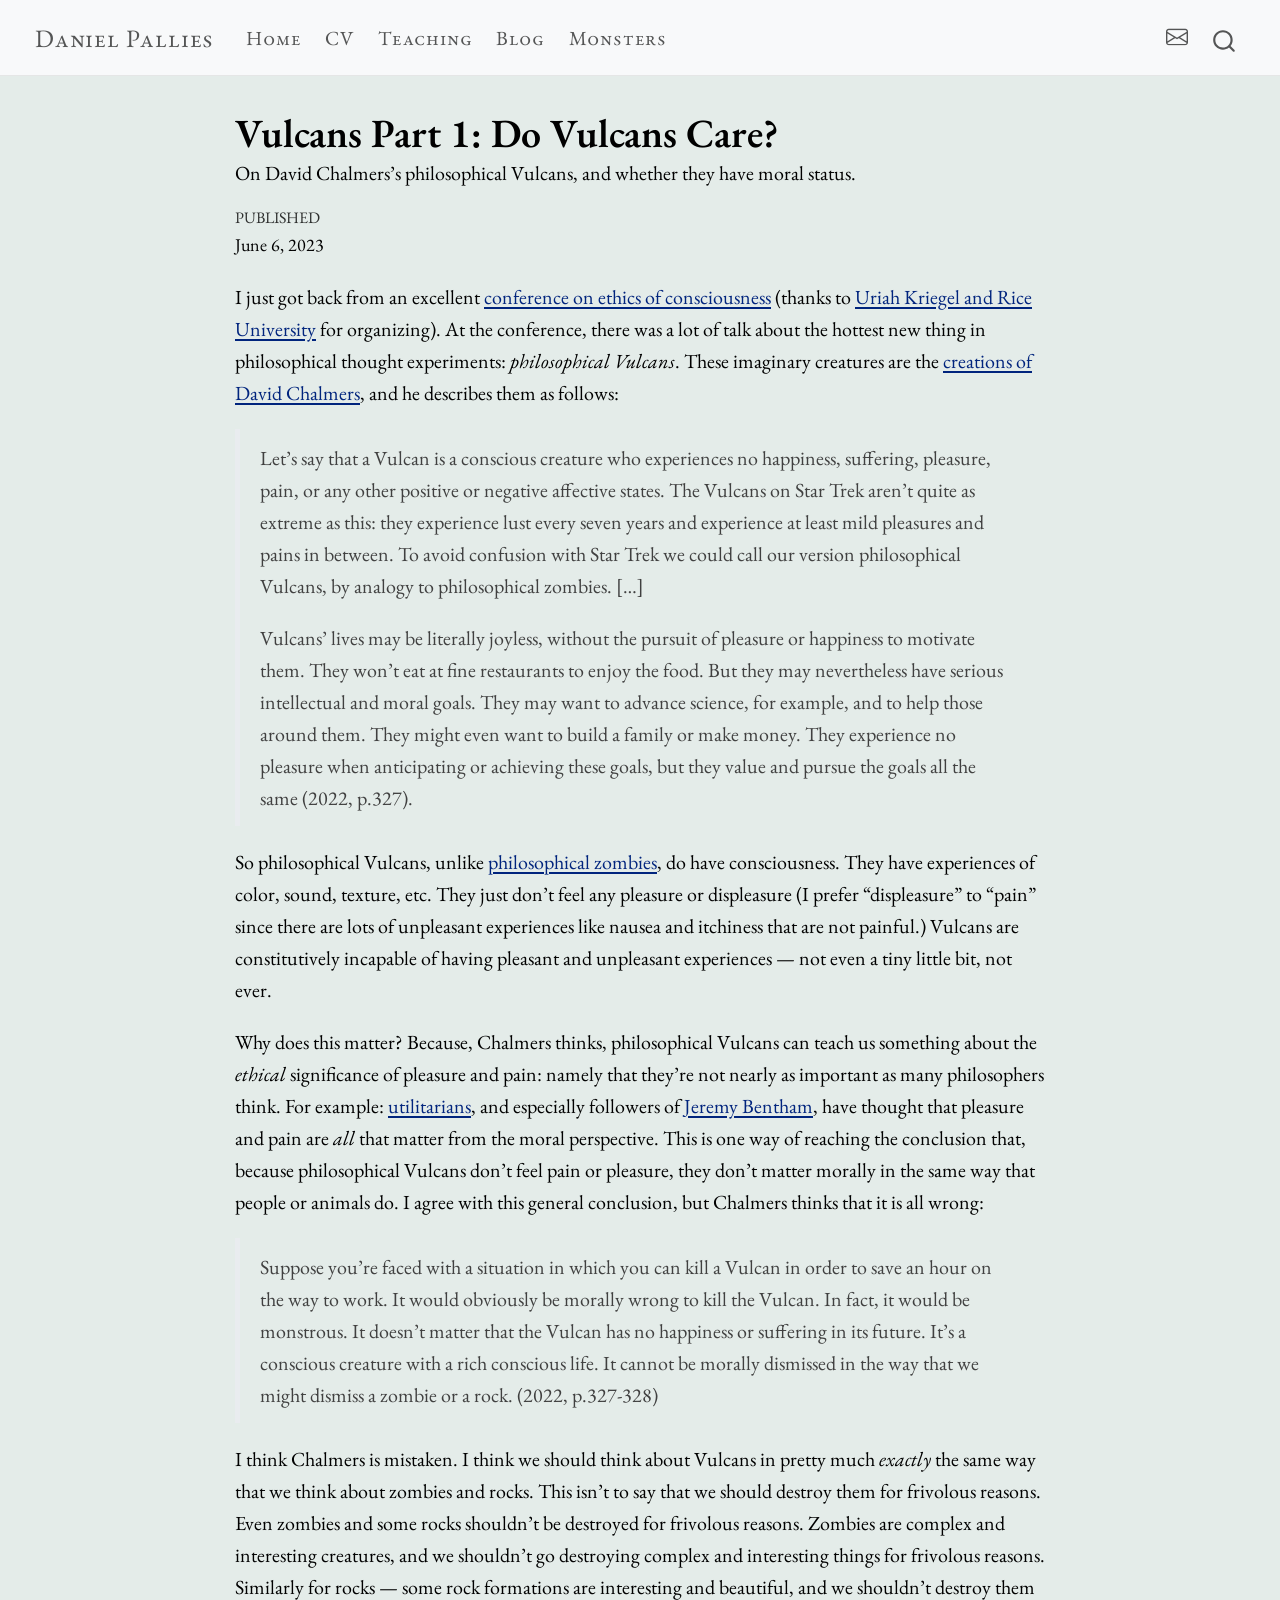
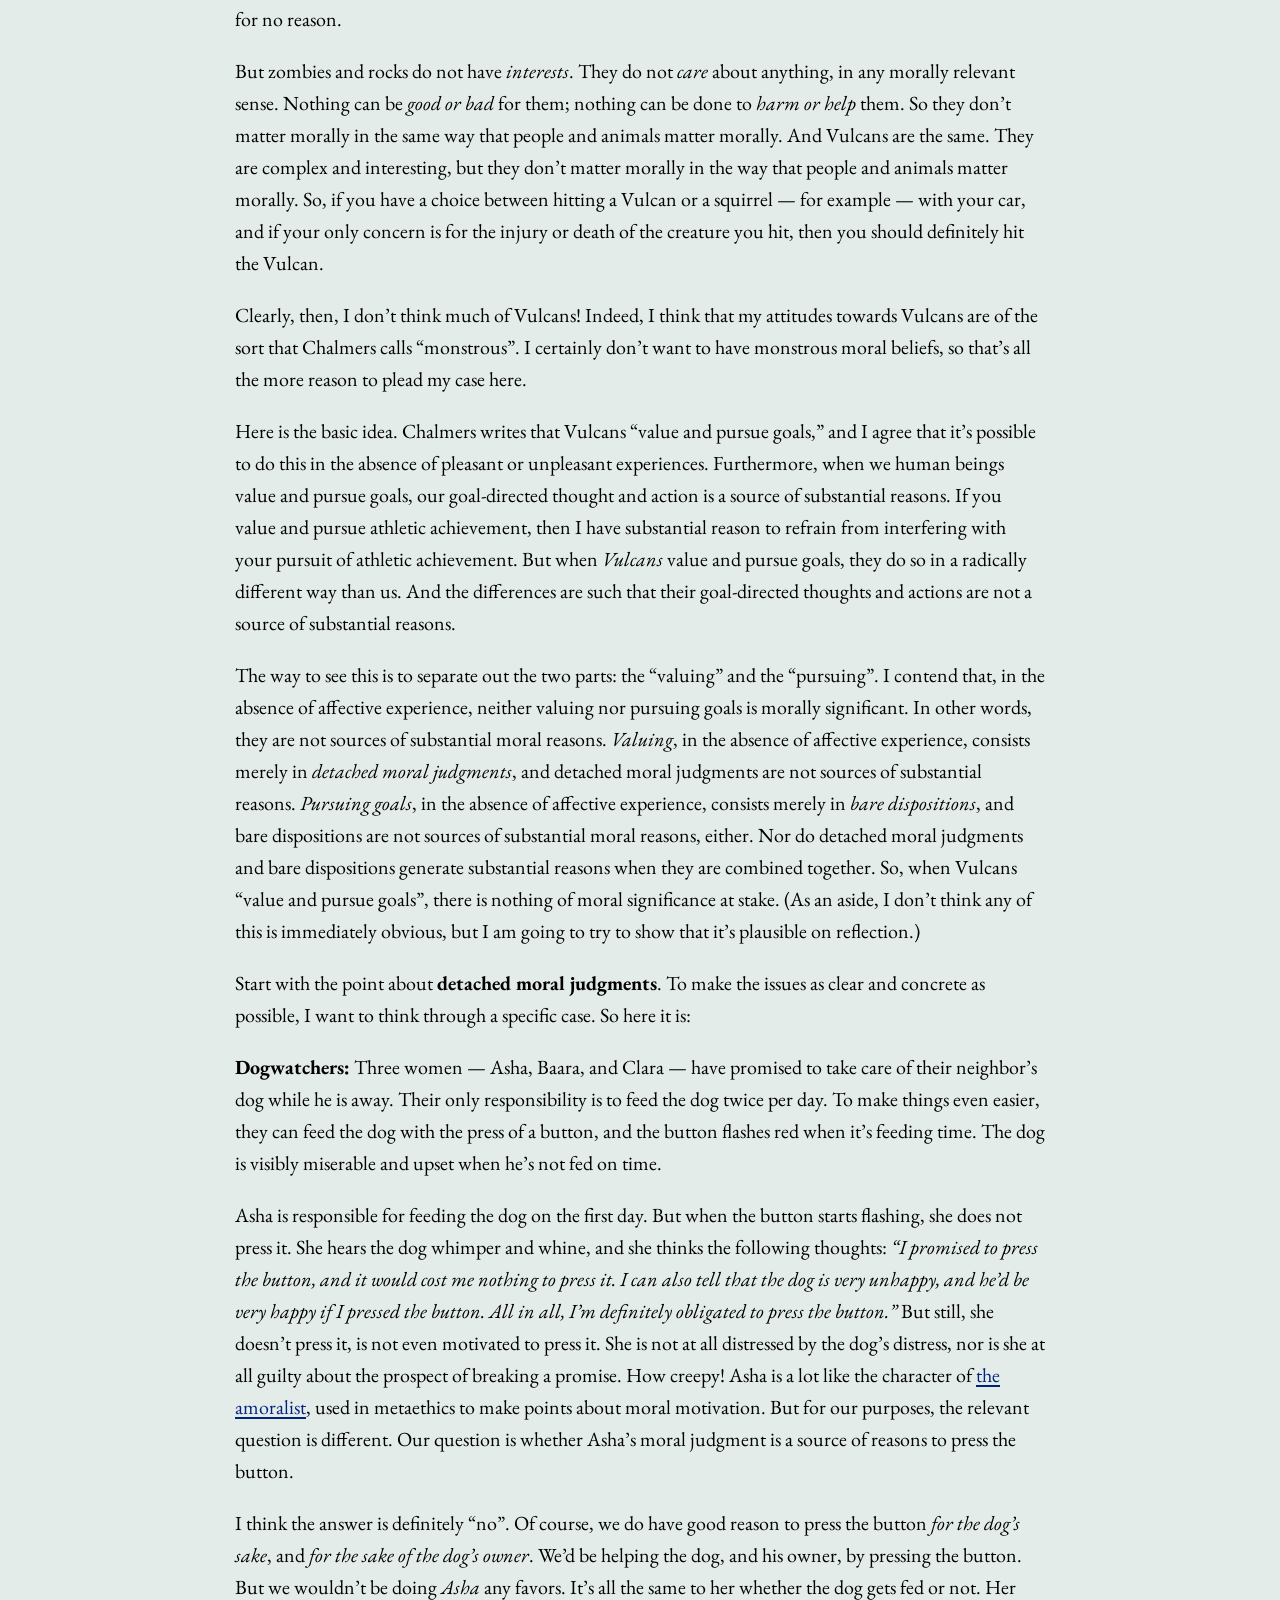
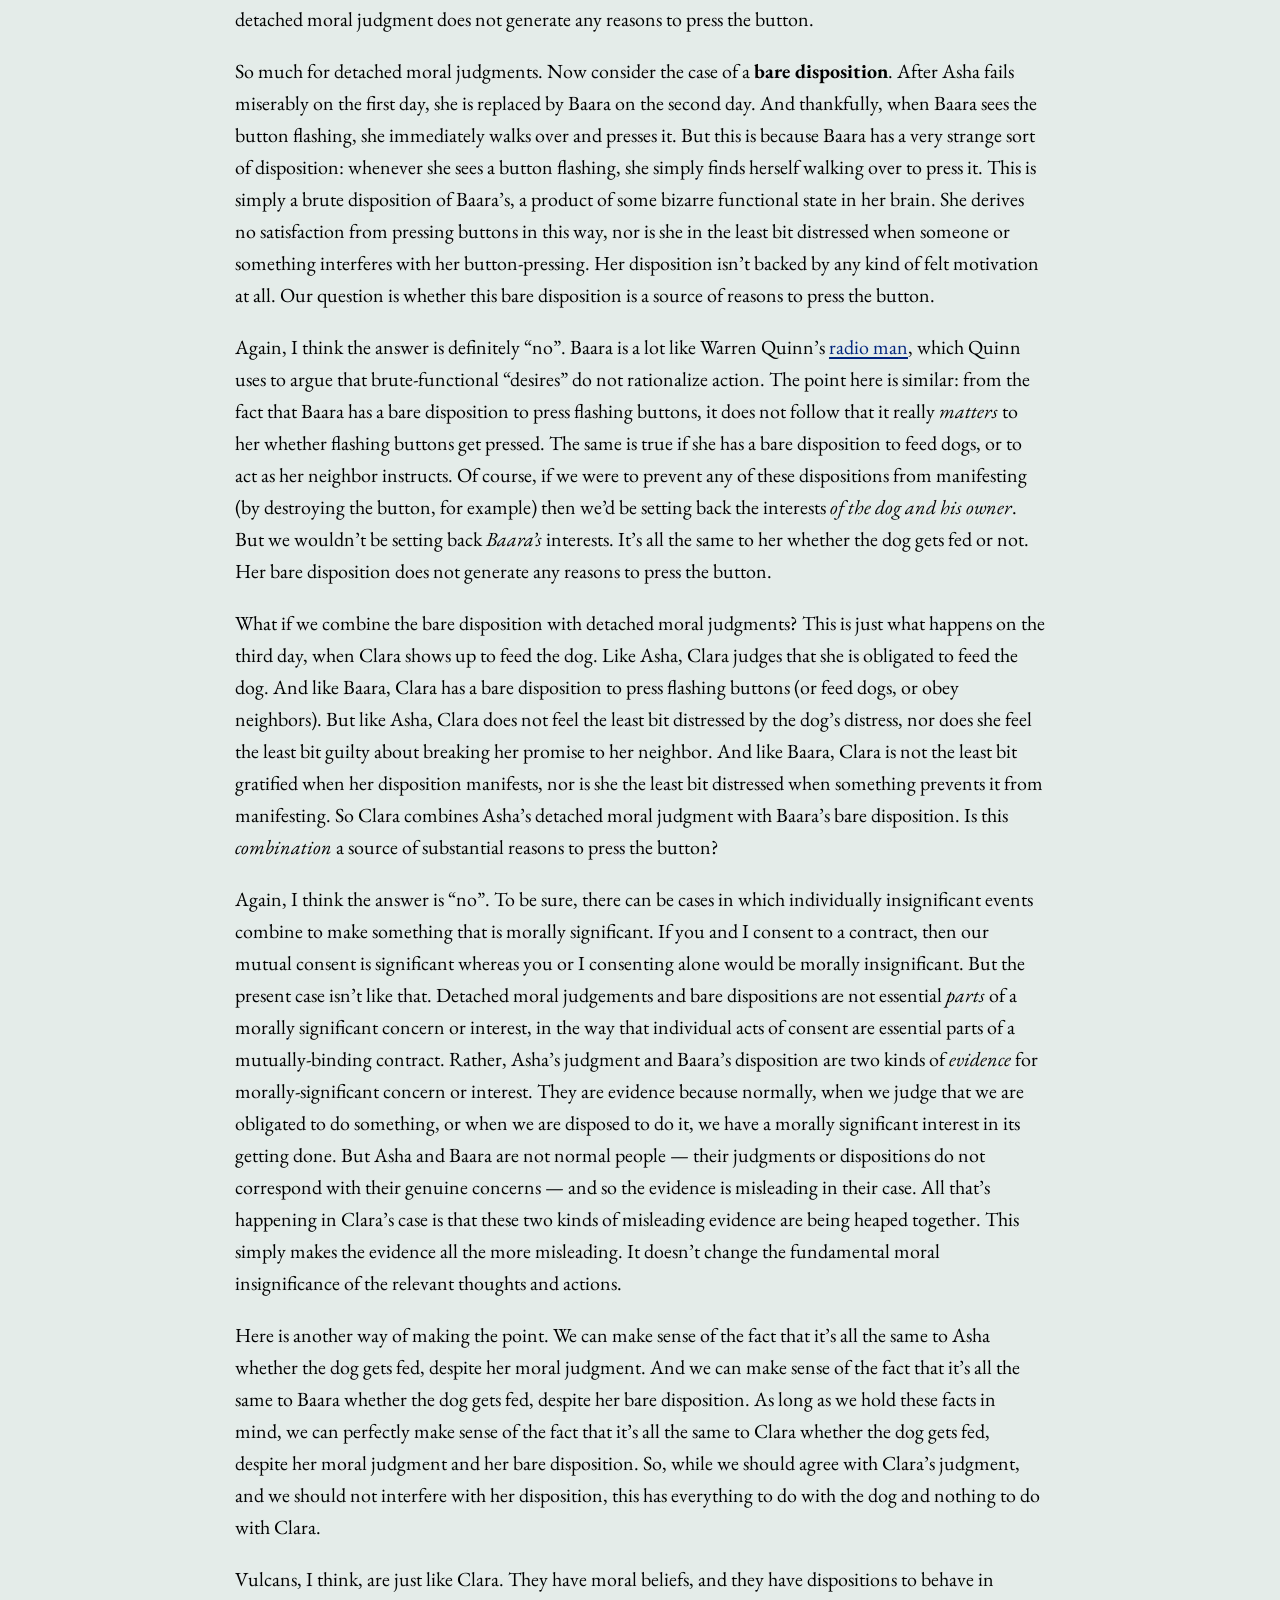
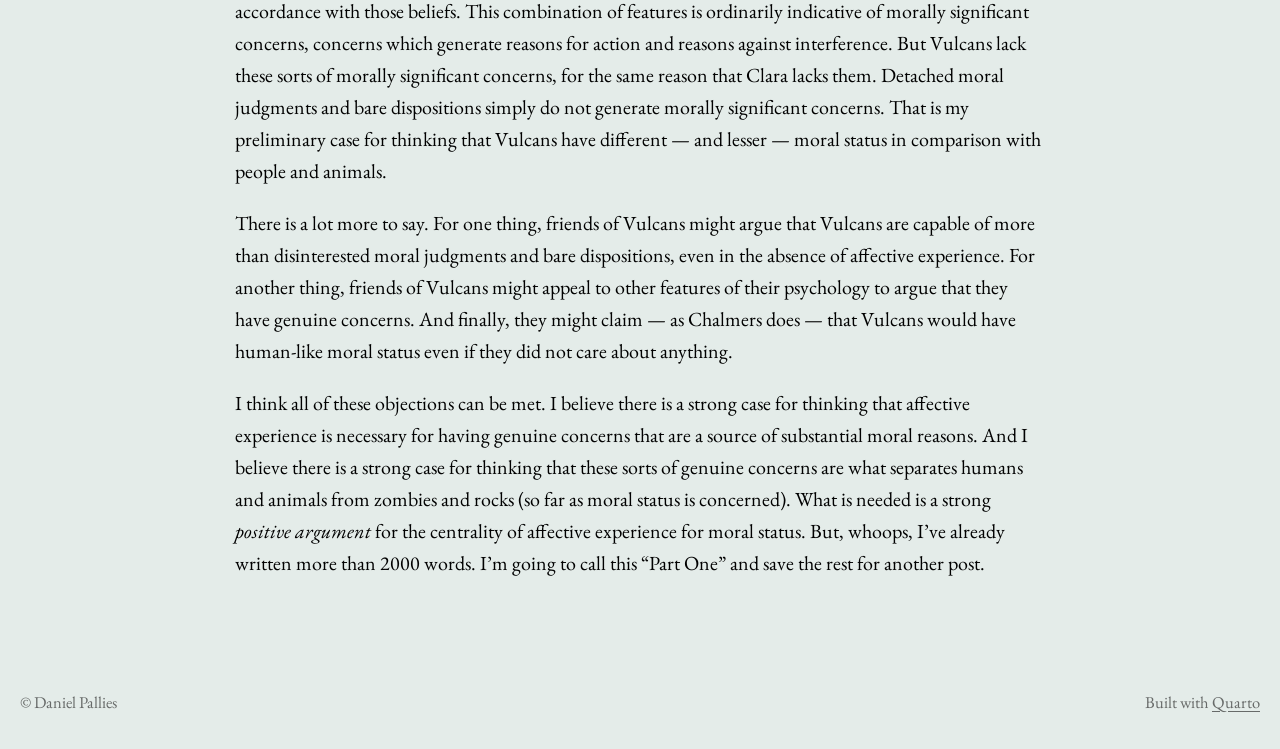
<file: blog/vexing-vulcans-part-one/index.html>
<!DOCTYPE html>
<html xmlns="http://www.w3.org/1999/xhtml" lang="en" xml:lang="en"><head>

<meta charset="utf-8">
<meta name="generator" content="quarto-1.9.38">

<meta name="viewport" content="width=device-width, initial-scale=1.0, user-scalable=yes">

<meta name="dcterms.date" content="2023-06-06">
<meta name="description" content="On David Chalmers’s philosophical Vulcans, and whether they have moral status.">

<title>Vulcans Part 1: Do Vulcans Care? – Daniel Pallies</title>
<style>
/* Default styles provided by pandoc.
** See https://pandoc.org/MANUAL.html#variables-for-html for config info.
*/
code{white-space: pre-wrap;}
span.smallcaps{font-variant: small-caps;}
div.columns{display: flex; gap: min(4vw, 1.5em);}
div.column{flex: auto; overflow-x: auto;}
div.hanging-indent{margin-left: 1.5em; text-indent: -1.5em;}
ul.task-list{list-style: none;}
ul.task-list li input[type="checkbox"] {
  width: 0.8em;
  margin: 0 0.8em 0.2em -1em; /* quarto-specific, see https://github.com/quarto-dev/quarto-cli/issues/4556 */ 
  vertical-align: middle;
}
</style>


<script src="../../site_libs/quarto-nav/quarto-nav.js"></script>
<script src="../../site_libs/quarto-nav/headroom.min.js"></script>
<script src="../../site_libs/clipboard/clipboard.min.js"></script>
<script src="../../site_libs/quarto-search/autocomplete.umd.js"></script>
<script src="../../site_libs/quarto-search/fuse.min.js"></script>
<script src="../../site_libs/quarto-search/quarto-search.js"></script>
<meta name="quarto:offset" content="../../">
<script src="../../site_libs/quarto-html/quarto.js" type="module"></script>
<script src="../../site_libs/quarto-html/tabsets/tabsets.js" type="module"></script>
<script src="../../site_libs/quarto-html/popper.min.js"></script>
<script src="../../site_libs/quarto-html/tippy.umd.min.js"></script>
<script src="../../site_libs/quarto-html/anchor.min.js"></script>
<link href="../../site_libs/quarto-html/tippy.css" rel="stylesheet">
<link href="../../site_libs/quarto-html/quarto-syntax-highlighting-15634bcf2e68342d4ad2dfa704d543f6.css" rel="stylesheet" id="quarto-text-highlighting-styles">
<script src="../../site_libs/bootstrap/bootstrap.min.js"></script>
<link href="../../site_libs/bootstrap/bootstrap-icons.css" rel="stylesheet">
<link href="../../site_libs/bootstrap/bootstrap-47bb6fc7c3c2747b903ec6d3b62b0a3a.min.css" rel="stylesheet" append-hash="true" id="quarto-bootstrap" data-mode="light">
<script id="quarto-search-options" type="application/json">{
  "location": "navbar",
  "copy-button": false,
  "collapse-after": 3,
  "panel-placement": "end",
  "type": "overlay",
  "limit": 50,
  "keyboard-shortcut": [
    "f",
    "/",
    "s"
  ],
  "show-item-context": false,
  "language": {
    "search-no-results-text": "No results",
    "search-matching-documents-text": "matching documents",
    "search-copy-link-title": "Copy link to search",
    "search-hide-matches-text": "Hide additional matches",
    "search-more-match-text": "more match in this document",
    "search-more-matches-text": "more matches in this document",
    "search-clear-button-title": "Clear",
    "search-text-placeholder": "",
    "search-detached-cancel-button-title": "Cancel",
    "search-submit-button-title": "Submit",
    "search-label": "Search"
  }
}</script>


</head>

<body class="nav-fixed fullcontent quarto-light">

<div id="quarto-search-results"></div>
  <header id="quarto-header" class="headroom fixed-top">
    <nav class="navbar navbar-expand-lg " data-bs-theme="dark">
      <div class="navbar-container container-fluid">
      <div class="navbar-brand-container mx-auto">
    <a class="navbar-brand" href="../../index.html">
    <span class="navbar-title">Daniel Pallies</span>
    </a>
  </div>
            <div id="quarto-search" class="" title="Search"></div>
          <button class="navbar-toggler" type="button" data-bs-toggle="collapse" data-bs-target="#navbarCollapse" aria-controls="navbarCollapse" role="menu" aria-expanded="false" aria-label="Toggle navigation" onclick="if (window.quartoToggleHeadroom) { window.quartoToggleHeadroom(); }">
  <span class="navbar-toggler-icon"></span>
</button>
          <div class="collapse navbar-collapse" id="navbarCollapse">
            <ul class="navbar-nav navbar-nav-scroll me-auto">
  <li class="nav-item">
    <a class="nav-link" href="../../index.html"> 
<span class="menu-text">Home</span></a>
  </li>  
  <li class="nav-item">
    <a class="nav-link" href="../../cv.html"> 
<span class="menu-text">CV</span></a>
  </li>  
  <li class="nav-item">
    <a class="nav-link" href="../../teaching.html"> 
<span class="menu-text">Teaching</span></a>
  </li>  
  <li class="nav-item">
    <a class="nav-link" href="../../blog/index.html"> 
<span class="menu-text">Blog</span></a>
  </li>  
  <li class="nav-item">
    <a class="nav-link" href="../../monsters.html"> 
<span class="menu-text">Monsters</span></a>
  </li>  
</ul>
            <ul class="navbar-nav navbar-nav-scroll ms-auto">
  <li class="nav-item compact">
    <a class="nav-link" href="mailto:danielpallies@ln.edu.hk"> <i class="bi bi-envelope" role="img" aria-label="Email">
</i> 
<span class="menu-text"></span></a>
  </li>  
</ul>
          </div> <!-- /navcollapse -->
            <div class="quarto-navbar-tools">
</div>
      </div> <!-- /container-fluid -->
    </nav>
</header>
<!-- content -->
<div id="quarto-content" class="quarto-container page-columns page-rows-contents page-layout-article page-navbar">
<!-- sidebar -->
<!-- margin-sidebar -->
    
<!-- main -->
<main class="content" id="quarto-document-content">

<header id="title-block-header" class="quarto-title-block default">
<div class="quarto-title">
<h1 class="title">Vulcans Part 1: Do Vulcans Care?</h1>
</div>

<div>
  <div class="description">
    On David Chalmers’s philosophical Vulcans, and whether they have moral status.
  </div>
</div>


<div class="quarto-title-meta">

    
    <div>
    <div class="quarto-title-meta-heading">Published</div>
    <div class="quarto-title-meta-contents">
      <p class="date">June 6, 2023</p>
    </div>
  </div>
  
    
  </div>
  


</header>


<p>I just got back from an excellent <a href="https://philevents.org/event/show/105670">conference on ethics of consciousness</a> (thanks to <a href="https://philpeople.org/profiles/uriah-kriegel">Uriah Kriegel and Rice University</a> for organizing). At the conference, there was a lot of talk about the hottest new thing in philosophical thought experiments: <em>philosophical Vulcans</em>. These imaginary creatures are the <a href="https://philpapers.org/rec/CHARVW">creations of David Chalmers</a>, and he describes them as follows:</p>
<blockquote class="blockquote">
<p>Let’s say that a Vulcan is a conscious creature who experiences no happiness, suffering, pleasure, pain, or any other positive or negative affective states. The Vulcans on Star Trek aren’t quite as extreme as this: they experience lust every seven years and experience at least mild pleasures and pains in between. To avoid confusion with Star Trek we could call our version philosophical Vulcans, by analogy to philosophical zombies. […]</p>
<p>Vulcans’ lives may be literally joyless, without the pursuit of pleasure or happiness to motivate them. They won’t eat at fine restaurants to enjoy the food. But they may nevertheless have serious intellectual and moral goals. They may want to advance science, for example, and to help those around them. They might even want to build a family or make money. They experience no pleasure when anticipating or achieving these goals, but they value and pursue the goals all the same (2022, p.327).</p>
</blockquote>
<p>So philosophical Vulcans, unlike <a href="https://plato.stanford.edu/entries/zombies/#IdeaZomb">philosophical zombies</a>, do have consciousness. They have experiences of color, sound, texture, etc. They just don’t feel any pleasure or displeasure (I prefer “displeasure” to “pain” since there are lots of unpleasant experiences like nausea and itchiness that are not painful.) Vulcans are constitutively incapable of having pleasant and unpleasant experiences — not even a tiny little bit, not ever.</p>
<p>Why does this matter? Because, Chalmers thinks, philosophical Vulcans can teach us something about the <em>ethical</em> significance of pleasure and pain: namely that they’re not nearly as important as many philosophers think. For example: <a href="https://plato.stanford.edu/entries/utilitarianism-history/">utilitarians</a>, and especially followers of <a href="https://plato.stanford.edu/entries/bentham/#PaiPle">Jeremy Bentham</a>, have thought that pleasure and pain are <em>all</em> that matter from the moral perspective. This is one way of reaching the conclusion that, because philosophical Vulcans don’t feel pain or pleasure, they don’t matter morally in the same way that people or animals do. I agree with this general conclusion, but Chalmers thinks that it is all wrong:</p>
<blockquote class="blockquote">
<p>Suppose you’re faced with a situation in which you can kill a Vulcan in order to save an hour on the way to work. It would obviously be morally wrong to kill the Vulcan. In fact, it would be monstrous. It doesn’t matter that the Vulcan has no happiness or suffering in its future. It’s a conscious creature with a rich conscious life. It cannot be morally dismissed in the way that we might dismiss a zombie or a rock. (2022, p.327-328)</p>
</blockquote>
<p>I think Chalmers is mistaken. I think we should think about Vulcans in pretty much <em>exactly</em> the same way that we think about zombies and rocks. This isn’t to say that we should destroy them for frivolous reasons. Even zombies and some rocks shouldn’t be destroyed for frivolous reasons. Zombies are complex and interesting creatures, and we shouldn’t go destroying complex and interesting things for frivolous reasons. Similarly for rocks — some rock formations are interesting and beautiful, and we shouldn’t destroy them for no reason.</p>
<p>But zombies and rocks do not have <em>interests</em>. They do not <em>care</em> about anything, in any morally relevant sense. Nothing can be <em>good or bad</em> for them; nothing can be done to <em>harm or help</em> them. So they don’t matter morally in the same way that people and animals matter morally. And Vulcans are the same. They are complex and interesting, but they don’t matter morally in the way that people and animals matter morally. So, if you have a choice between hitting a Vulcan or a squirrel — for example — with your car, and if your only concern is for the injury or death of the creature you hit, then you should definitely hit the Vulcan.</p>
<p>Clearly, then, I don’t think much of Vulcans! Indeed, I think that my attitudes towards Vulcans are of the sort that Chalmers calls “monstrous”. I certainly don’t want to have monstrous moral beliefs, so that’s all the more reason to plead my case here.</p>
<p>Here is the basic idea. Chalmers writes that Vulcans “value and pursue goals,” and I agree that it’s possible to do this in the absence of pleasant or unpleasant experiences. Furthermore, when we human beings value and pursue goals, our goal-directed thought and action is a source of substantial reasons. If you value and pursue athletic achievement, then I have substantial reason to refrain from interfering with your pursuit of athletic achievement. But when <em>Vulcans</em> value and pursue goals, they do so in a radically different way than us. And the differences are such that their goal-directed thoughts and actions are not a source of substantial reasons.</p>
<p>The way to see this is to separate out the two parts: the “valuing” and the “pursuing”. I contend that, in the absence of affective experience, neither valuing nor pursuing goals is morally significant. In other words, they are not sources of substantial moral reasons. <em>Valuing</em>, in the absence of affective experience, consists merely in <em>detached moral judgments</em>, and detached moral judgments are not sources of substantial reasons. <em>Pursuing goals</em>, in the absence of affective experience, consists merely in <em>bare dispositions</em>, and bare dispositions are not sources of substantial moral reasons, either. Nor do detached moral judgments and bare dispositions generate substantial reasons when they are combined together. So, when Vulcans “value and pursue goals”, there is nothing of moral significance at stake. (As an aside, I don’t think any of this is immediately obvious, but I am going to try to show that it’s plausible on reflection.)</p>
<p>Start with the point about <strong>detached moral judgments</strong>. To make the issues as clear and concrete as possible, I want to think through a specific case. So here it is:</p>
<p><strong>Dogwatchers:</strong> Three women — Asha, Baara, and Clara — have promised to take care of their neighbor’s dog while he is away. Their only responsibility is to feed the dog twice per day. To make things even easier, they can feed the dog with the press of a button, and the button flashes red when it’s feeding time. The dog is visibly miserable and upset when he’s not fed on time.</p>
<p>Asha is responsible for feeding the dog on the first day. But when the button starts flashing, she does not press it. She hears the dog whimper and whine, and she thinks the following thoughts: <em>“I promised to press the button, and it would cost me nothing to press it. I can also tell that the dog is very unhappy, and he’d be very happy if I pressed the button. All in all, I’m definitely obligated to press the button.”</em> But still, she doesn’t press it, is not even motivated to press it. She is not at all distressed by the dog’s distress, nor is she at all guilty about the prospect of breaking a promise. How creepy! Asha is a lot like the character of <a href="https://plato.stanford.edu/entries/moral-motivation/#IntVExt">the amoralist</a>, used in metaethics to make points about moral motivation. But for our purposes, the relevant question is different. Our question is whether Asha’s moral judgment is a source of reasons to press the button.</p>
<p>I think the answer is definitely “no”. Of course, we do have good reason to press the button <em>for the dog’s sake</em>, and <em>for the sake of the dog’s owner</em>. We’d be helping the dog, and his owner, by pressing the button. But we wouldn’t be doing <em>Asha</em> any favors. It’s all the same to her whether the dog gets fed or not. Her detached moral judgment does not generate any reasons to press the button.</p>
<p>So much for detached moral judgments. Now consider the case of a <strong>bare disposition</strong>. After Asha fails miserably on the first day, she is replaced by Baara on the second day. And thankfully, when Baara sees the button flashing, she immediately walks over and presses it. But this is because Baara has a very strange sort of disposition: whenever she sees a button flashing, she simply finds herself walking over to press it. This is simply a brute disposition of Baara’s, a product of some bizarre functional state in her brain. She derives no satisfaction from pressing buttons in this way, nor is she in the least bit distressed when someone or something interferes with her button-pressing. Her disposition isn’t backed by any kind of felt motivation at all. Our question is whether this bare disposition is a source of reasons to press the button.</p>
<p>Again, I think the answer is definitely “no”. Baara is a lot like Warren Quinn’s <a href="https://books.google.com/books?redir_esc=y&amp;id=npUWWoCk5kAC&amp;q=radio#v=snippet&amp;q=radio&amp;f=false">radio man</a>, which Quinn uses to argue that brute-functional “desires” do not rationalize action. The point here is similar: from the fact that Baara has a bare disposition to press flashing buttons, it does not follow that it really <em>matters</em> to her whether flashing buttons get pressed. The same is true if she has a bare disposition to feed dogs, or to act as her neighbor instructs. Of course, if we were to prevent any of these dispositions from manifesting (by destroying the button, for example) then we’d be setting back the interests <em>of the dog and his owner</em>. But we wouldn’t be setting back <em>Baara’s</em> interests. It’s all the same to her whether the dog gets fed or not. Her bare disposition does not generate any reasons to press the button.</p>
<p>What if we combine the bare disposition with detached moral judgments? This is just what happens on the third day, when Clara shows up to feed the dog. Like Asha, Clara judges that she is obligated to feed the dog. And like Baara, Clara has a bare disposition to press flashing buttons (or feed dogs, or obey neighbors). But like Asha, Clara does not feel the least bit distressed by the dog’s distress, nor does she feel the least bit guilty about breaking her promise to her neighbor. And like Baara, Clara is not the least bit gratified when her disposition manifests, nor is she the least bit distressed when something prevents it from manifesting. So Clara combines Asha’s detached moral judgment with Baara’s bare disposition. Is this <em>combination</em> a source of substantial reasons to press the button?</p>
<p>Again, I think the answer is “no”. To be sure, there can be cases in which individually insignificant events combine to make something that is morally significant. If you and I consent to a contract, then our mutual consent is significant whereas you or I consenting alone would be morally insignificant. But the present case isn’t like that. Detached moral judgements and bare dispositions are not essential <em>parts</em> of a morally significant concern or interest, in the way that individual acts of consent are essential parts of a mutually-binding contract. Rather, Asha’s judgment and Baara’s disposition are two kinds of <em>evidence</em> for morally-significant concern or interest. They are evidence because normally, when we judge that we are obligated to do something, or when we are disposed to do it, we have a morally significant interest in its getting done. But Asha and Baara are not normal people — their judgments or dispositions do not correspond with their genuine concerns — and so the evidence is misleading in their case. All that’s happening in Clara’s case is that these two kinds of misleading evidence are being heaped together. This simply makes the evidence all the more misleading. It doesn’t change the fundamental moral insignificance of the relevant thoughts and actions.</p>
<p>Here is another way of making the point. We can make sense of the fact that it’s all the same to Asha whether the dog gets fed, despite her moral judgment. And we can make sense of the fact that it’s all the same to Baara whether the dog gets fed, despite her bare disposition. As long as we hold these facts in mind, we can perfectly make sense of the fact that it’s all the same to Clara whether the dog gets fed, despite her moral judgment and her bare disposition. So, while we should agree with Clara’s judgment, and we should not interfere with her disposition, this has everything to do with the dog and nothing to do with Clara.</p>
<p>Vulcans, I think, are just like Clara. They have moral beliefs, and they have dispositions to behave in accordance with those beliefs. This combination of features is ordinarily indicative of morally significant concerns, concerns which generate reasons for action and reasons against interference. But Vulcans lack these sorts of morally significant concerns, for the same reason that Clara lacks them. Detached moral judgments and bare dispositions simply do not generate morally significant concerns. That is my preliminary case for thinking that Vulcans have different — and lesser — moral status in comparison with people and animals.</p>
<p>There is a lot more to say. For one thing, friends of Vulcans might argue that Vulcans are capable of more than disinterested moral judgments and bare dispositions, even in the absence of affective experience. For another thing, friends of Vulcans might appeal to other features of their psychology to argue that they have genuine concerns. And finally, they might claim — as Chalmers does — that Vulcans would have human-like moral status even if they did not care about anything.</p>
<p>I think all of these objections can be met. I believe there is a strong case for thinking that affective experience is necessary for having genuine concerns that are a source of substantial moral reasons. And I believe there is a strong case for thinking that these sorts of genuine concerns are what separates humans and animals from zombies and rocks (so far as moral status is concerned). What is needed is a strong <em>positive argument</em> for the centrality of affective experience for moral status. But, whoops, I’ve already written more than 2000 words. I’m going to call this “Part One” and save the rest for another post.</p>



</main> <!-- /main -->
<script id="quarto-html-after-body" type="application/javascript">
  window.document.addEventListener("DOMContentLoaded", function (event) {
    const icon = "";
    const anchorJS = new window.AnchorJS();
    anchorJS.options = {
      placement: 'right',
      icon: icon
    };
    anchorJS.add('.anchored');
    const isCodeAnnotation = (el) => {
      for (const clz of el.classList) {
        if (clz.startsWith('code-annotation-')) {                     
          return true;
        }
      }
      return false;
    }
    const onCopySuccess = function(e) {
      // button target
      const button = e.trigger;
      // don't keep focus
      button.blur();
      // flash "checked"
      button.classList.add('code-copy-button-checked');
      var currentTitle = button.getAttribute("title");
      button.setAttribute("title", "Copied!");
      let tooltip;
      if (window.bootstrap) {
        button.setAttribute("data-bs-toggle", "tooltip");
        button.setAttribute("data-bs-placement", "left");
        button.setAttribute("data-bs-title", "Copied!");
        tooltip = new bootstrap.Tooltip(button, 
          { trigger: "manual", 
            customClass: "code-copy-button-tooltip",
            offset: [0, -8]});
        tooltip.show();    
      }
      setTimeout(function() {
        if (tooltip) {
          tooltip.hide();
          button.removeAttribute("data-bs-title");
          button.removeAttribute("data-bs-toggle");
          button.removeAttribute("data-bs-placement");
        }
        button.setAttribute("title", currentTitle);
        button.classList.remove('code-copy-button-checked');
      }, 1000);
      // clear code selection
      e.clearSelection();
    }
    const getTextToCopy = function(trigger) {
      const outerScaffold = trigger.parentElement.cloneNode(true);
      const codeEl = outerScaffold.querySelector('code');
      for (const childEl of codeEl.children) {
        if (isCodeAnnotation(childEl)) {
          childEl.remove();
        }
      }
      return codeEl.innerText;
    }
    const clipboard = new window.ClipboardJS('.code-copy-button:not([data-in-quarto-modal])', {
      text: getTextToCopy
    });
    clipboard.on('success', onCopySuccess);
    if (window.document.getElementById('quarto-embedded-source-code-modal')) {
      const clipboardModal = new window.ClipboardJS('.code-copy-button[data-in-quarto-modal]', {
        text: getTextToCopy,
        container: window.document.getElementById('quarto-embedded-source-code-modal')
      });
      clipboardModal.on('success', onCopySuccess);
    }
      var localhostRegex = new RegExp(/^(?:http|https):\/\/localhost\:?[0-9]*\//);
      var mailtoRegex = new RegExp(/^mailto:/);
        var filterRegex = new RegExp("https:\/\/danielpallies\.com");
      var isInternal = (href) => {
          return filterRegex.test(href) || localhostRegex.test(href) || mailtoRegex.test(href);
      }
      // Inspect non-navigation links and adorn them if external
     var links = window.document.querySelectorAll('a[href]:not(.nav-link):not(.navbar-brand):not(.toc-action):not(.sidebar-link):not(.sidebar-item-toggle):not(.pagination-link):not(.no-external):not([aria-hidden]):not(.dropdown-item):not(.quarto-navigation-tool):not(.about-link)');
      for (var i=0; i<links.length; i++) {
        const link = links[i];
        if (!isInternal(link.href)) {
          // undo the damage that might have been done by quarto-nav.js in the case of
          // links that we want to consider external
          if (link.dataset.originalHref !== undefined) {
            link.href = link.dataset.originalHref;
          }
        }
      }
    function tippyHover(el, contentFn, onTriggerFn, onUntriggerFn) {
      const config = {
        allowHTML: true,
        maxWidth: 500,
        delay: 100,
        arrow: false,
        appendTo: function(el) {
            return el.parentElement;
        },
        interactive: true,
        interactiveBorder: 10,
        theme: 'quarto',
        placement: 'bottom-start',
      };
      if (contentFn) {
        config.content = contentFn;
      }
      if (onTriggerFn) {
        config.onTrigger = onTriggerFn;
      }
      if (onUntriggerFn) {
        config.onUntrigger = onUntriggerFn;
      }
      window.tippy(el, config); 
    }
    const noterefs = window.document.querySelectorAll('a[role="doc-noteref"]');
    for (var i=0; i<noterefs.length; i++) {
      const ref = noterefs[i];
      tippyHover(ref, function() {
        // use id or data attribute instead here
        let href = ref.getAttribute('data-footnote-href') || ref.getAttribute('href');
        try { href = new URL(href).hash; } catch {}
        const id = href.replace(/^#\/?/, "");
        const note = window.document.getElementById(id);
        if (note) {
          return note.innerHTML;
        } else {
          return "";
        }
      });
    }
    const xrefs = window.document.querySelectorAll('a.quarto-xref');
    const processXRef = (id, note) => {
      // Strip column container classes
      const stripColumnClz = (el) => {
        el.classList.remove("page-full", "page-columns");
        if (el.children) {
          for (const child of el.children) {
            stripColumnClz(child);
          }
        }
      }
      stripColumnClz(note)
      if (id === null || id.startsWith('sec-')) {
        // Special case sections, only their first couple elements
        const container = document.createElement("div");
        if (note.children && note.children.length > 2) {
          container.appendChild(note.children[0].cloneNode(true));
          for (let i = 1; i < note.children.length; i++) {
            const child = note.children[i];
            if (child.tagName === "P" && child.innerText === "") {
              continue;
            } else {
              container.appendChild(child.cloneNode(true));
              break;
            }
          }
          if (window.Quarto?.typesetMath) {
            window.Quarto.typesetMath(container);
          }
          return container.innerHTML
        } else {
          if (window.Quarto?.typesetMath) {
            window.Quarto.typesetMath(note);
          }
          return note.innerHTML;
        }
      } else {
        // Remove any anchor links if they are present
        const anchorLink = note.querySelector('a.anchorjs-link');
        if (anchorLink) {
          anchorLink.remove();
        }
        if (window.Quarto?.typesetMath) {
          window.Quarto.typesetMath(note);
        }
        if (note.classList.contains("callout")) {
          return note.outerHTML;
        } else {
          return note.innerHTML;
        }
      }
    }
    for (var i=0; i<xrefs.length; i++) {
      const xref = xrefs[i];
      tippyHover(xref, undefined, function(instance) {
        instance.disable();
        let url = xref.getAttribute('href');
        let hash = undefined; 
        if (url.startsWith('#')) {
          hash = url;
        } else {
          try { hash = new URL(url).hash; } catch {}
        }
        if (hash) {
          const id = hash.replace(/^#\/?/, "");
          const note = window.document.getElementById(id);
          if (note !== null) {
            try {
              const html = processXRef(id, note.cloneNode(true));
              instance.setContent(html);
            } finally {
              instance.enable();
              instance.show();
            }
          } else {
            // See if we can fetch this
            fetch(url.split('#')[0])
            .then(res => res.text())
            .then(html => {
              const parser = new DOMParser();
              const htmlDoc = parser.parseFromString(html, "text/html");
              const note = htmlDoc.getElementById(id);
              if (note !== null) {
                const html = processXRef(id, note);
                instance.setContent(html);
              } 
            }).finally(() => {
              instance.enable();
              instance.show();
            });
          }
        } else {
          // See if we can fetch a full url (with no hash to target)
          // This is a special case and we should probably do some content thinning / targeting
          fetch(url)
          .then(res => res.text())
          .then(html => {
            const parser = new DOMParser();
            const htmlDoc = parser.parseFromString(html, "text/html");
            const note = htmlDoc.querySelector('main.content');
            if (note !== null) {
              // This should only happen for chapter cross references
              // (since there is no id in the URL)
              // remove the first header
              if (note.children.length > 0 && note.children[0].tagName === "HEADER") {
                note.children[0].remove();
              }
              const html = processXRef(null, note);
              instance.setContent(html);
            } 
          }).finally(() => {
            instance.enable();
            instance.show();
          });
        }
      }, function(instance) {
      });
    }
        let selectedAnnoteEl;
        const selectorForAnnotation = ( cell, annotation) => {
          let cellAttr = 'data-code-cell="' + cell + '"';
          let lineAttr = 'data-code-annotation="' +  annotation + '"';
          const selector = 'span[' + cellAttr + '][' + lineAttr + ']';
          return selector;
        }
        const selectCodeLines = (annoteEl) => {
          const doc = window.document;
          const targetCell = annoteEl.getAttribute("data-target-cell");
          const targetAnnotation = annoteEl.getAttribute("data-target-annotation");
          const annoteSpan = window.document.querySelector(selectorForAnnotation(targetCell, targetAnnotation));
          const lines = annoteSpan.getAttribute("data-code-lines").split(",");
          const lineIds = lines.map((line) => {
            return targetCell + "-" + line;
          })
          let top = null;
          let height = null;
          let parent = null;
          if (lineIds.length > 0) {
              //compute the position of the single el (top and bottom and make a div)
              const el = window.document.getElementById(lineIds[0]);
              top = el.offsetTop;
              height = el.offsetHeight;
              parent = el.parentElement.parentElement;
            if (lineIds.length > 1) {
              const lastEl = window.document.getElementById(lineIds[lineIds.length - 1]);
              const bottom = lastEl.offsetTop + lastEl.offsetHeight;
              height = bottom - top;
            }
            if (top !== null && height !== null && parent !== null) {
              // cook up a div (if necessary) and position it 
              let div = window.document.getElementById("code-annotation-line-highlight");
              if (div === null) {
                div = window.document.createElement("div");
                div.setAttribute("id", "code-annotation-line-highlight");
                div.style.position = 'absolute';
                parent.appendChild(div);
              }
              div.style.top = top - 2 + "px";
              div.style.height = height + 4 + "px";
              div.style.left = 0;
              let gutterDiv = window.document.getElementById("code-annotation-line-highlight-gutter");
              if (gutterDiv === null) {
                gutterDiv = window.document.createElement("div");
                gutterDiv.setAttribute("id", "code-annotation-line-highlight-gutter");
                gutterDiv.style.position = 'absolute';
                const codeCell = window.document.getElementById(targetCell);
                const gutter = codeCell.querySelector('.code-annotation-gutter');
                gutter.appendChild(gutterDiv);
              }
              gutterDiv.style.top = top - 2 + "px";
              gutterDiv.style.height = height + 4 + "px";
            }
            selectedAnnoteEl = annoteEl;
          }
        };
        const unselectCodeLines = () => {
          const elementsIds = ["code-annotation-line-highlight", "code-annotation-line-highlight-gutter"];
          elementsIds.forEach((elId) => {
            const div = window.document.getElementById(elId);
            if (div) {
              div.remove();
            }
          });
          selectedAnnoteEl = undefined;
        };
          // Handle positioning of the toggle
      window.addEventListener(
        "resize",
        throttle(() => {
          elRect = undefined;
          if (selectedAnnoteEl) {
            selectCodeLines(selectedAnnoteEl);
          }
        }, 10)
      );
      function throttle(fn, ms) {
      let throttle = false;
      let timer;
        return (...args) => {
          if(!throttle) { // first call gets through
              fn.apply(this, args);
              throttle = true;
          } else { // all the others get throttled
              if(timer) clearTimeout(timer); // cancel #2
              timer = setTimeout(() => {
                fn.apply(this, args);
                timer = throttle = false;
              }, ms);
          }
        };
      }
        // Attach click handler to the DT
        const annoteDls = window.document.querySelectorAll('dt[data-target-cell]');
        for (const annoteDlNode of annoteDls) {
          annoteDlNode.addEventListener('click', (event) => {
            const clickedEl = event.target;
            if (clickedEl !== selectedAnnoteEl) {
              unselectCodeLines();
              const activeEl = window.document.querySelector('dt[data-target-cell].code-annotation-active');
              if (activeEl) {
                activeEl.classList.remove('code-annotation-active');
              }
              selectCodeLines(clickedEl);
              clickedEl.classList.add('code-annotation-active');
            } else {
              // Unselect the line
              unselectCodeLines();
              clickedEl.classList.remove('code-annotation-active');
            }
          });
        }
    const findCites = (el) => {
      const parentEl = el.parentElement;
      if (parentEl) {
        const cites = parentEl.dataset.cites;
        if (cites) {
          return {
            el,
            cites: cites.split(' ')
          };
        } else {
          return findCites(el.parentElement)
        }
      } else {
        return undefined;
      }
    };
    var bibliorefs = window.document.querySelectorAll('a[role="doc-biblioref"]');
    for (var i=0; i<bibliorefs.length; i++) {
      const ref = bibliorefs[i];
      const citeInfo = findCites(ref);
      if (citeInfo) {
        tippyHover(citeInfo.el, function() {
          var popup = window.document.createElement('div');
          citeInfo.cites.forEach(function(cite) {
            var citeDiv = window.document.createElement('div');
            citeDiv.classList.add('hanging-indent');
            citeDiv.classList.add('csl-entry');
            var biblioDiv = window.document.getElementById('ref-' + cite);
            if (biblioDiv) {
              citeDiv.innerHTML = biblioDiv.innerHTML;
            }
            popup.appendChild(citeDiv);
          });
          return popup.innerHTML;
        });
      }
    }
  });
  </script>
</div> <!-- /content -->
<footer class="footer">
  <div class="nav-footer">
    <div class="nav-footer-left">
<p>© Daniel Pallies</p>
</div>   
    <div class="nav-footer-center">
      &nbsp;
    </div>
    <div class="nav-footer-right">
<p>Built with <a href="https://quarto.org">Quarto</a></p>
</div>
  </div>
</footer>




</body></html>
</file>
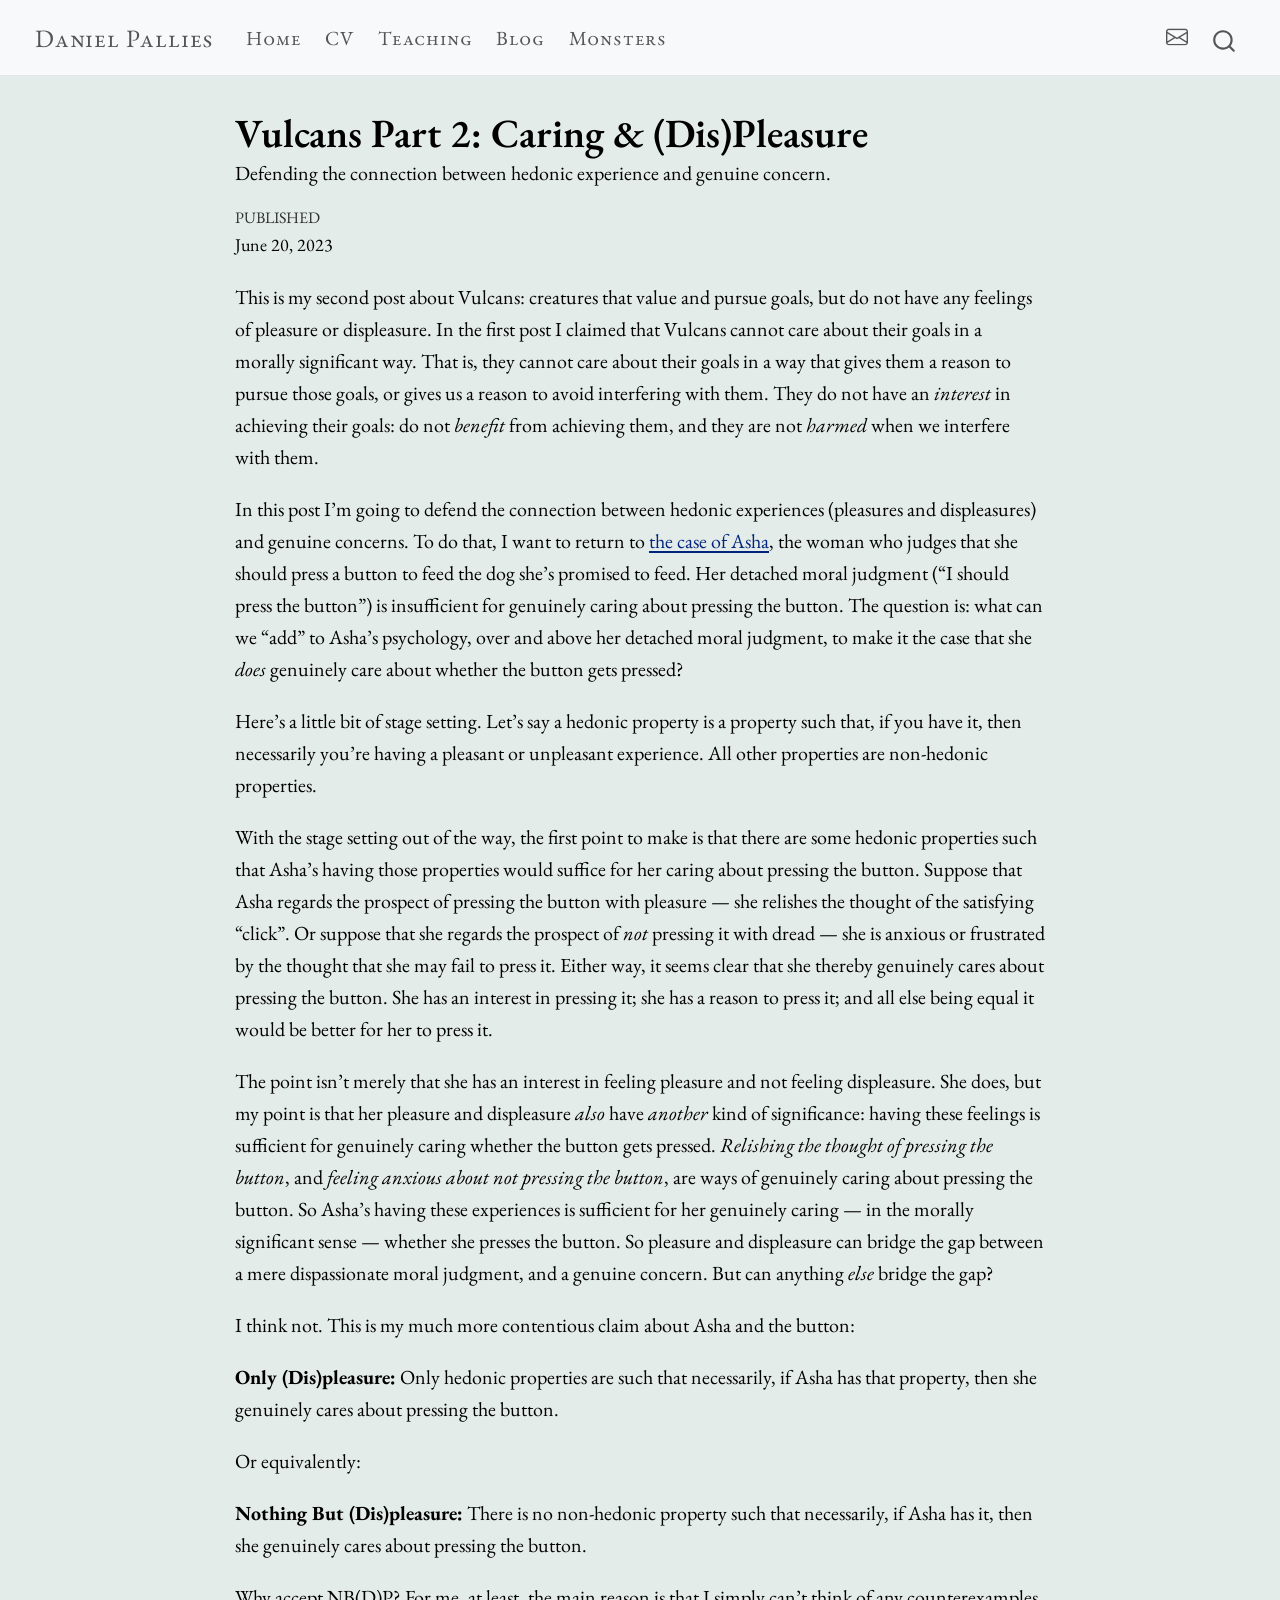
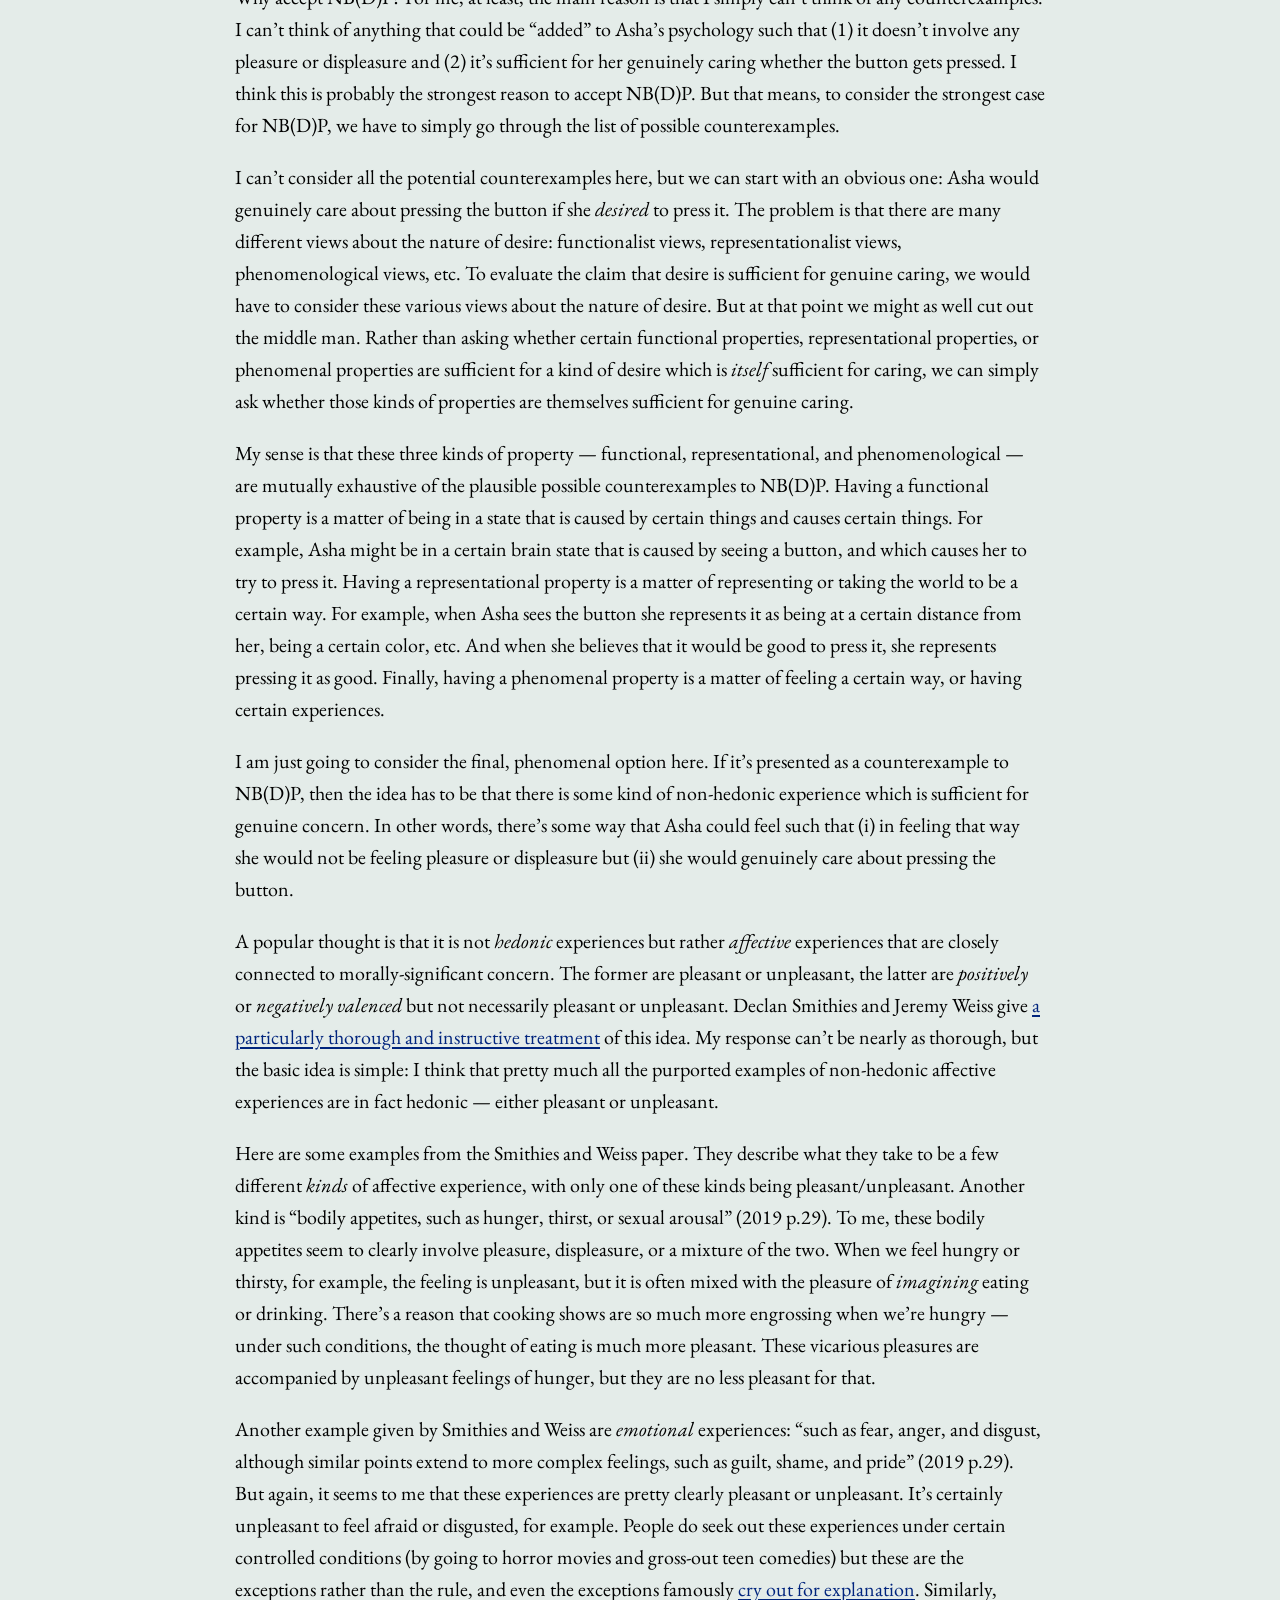
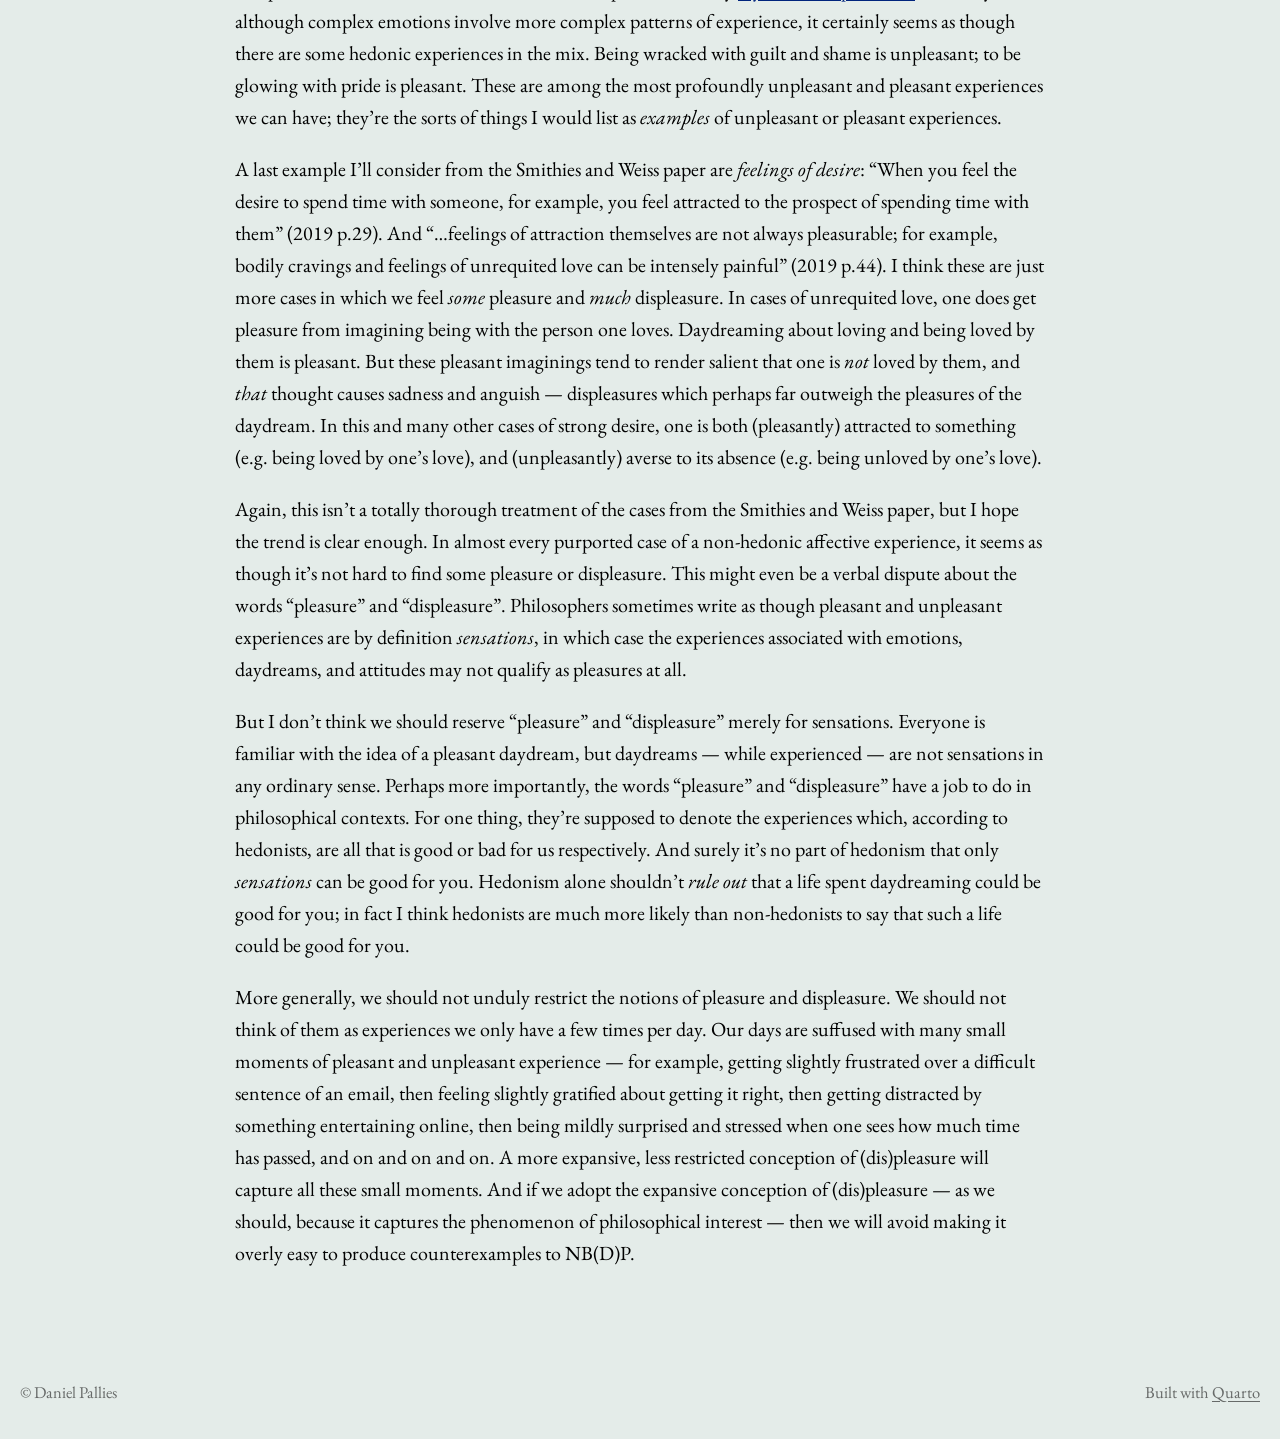
<file: blog/vulcans-part-2-caring-dis-pleasure/index.html>
<!DOCTYPE html>
<html xmlns="http://www.w3.org/1999/xhtml" lang="en" xml:lang="en"><head>

<meta charset="utf-8">
<meta name="generator" content="quarto-1.9.38">

<meta name="viewport" content="width=device-width, initial-scale=1.0, user-scalable=yes">

<meta name="dcterms.date" content="2023-06-20">
<meta name="description" content="Defending the connection between hedonic experience and genuine concern.">

<title>Vulcans Part 2: Caring &amp; (Dis)Pleasure – Daniel Pallies</title>
<style>
/* Default styles provided by pandoc.
** See https://pandoc.org/MANUAL.html#variables-for-html for config info.
*/
code{white-space: pre-wrap;}
span.smallcaps{font-variant: small-caps;}
div.columns{display: flex; gap: min(4vw, 1.5em);}
div.column{flex: auto; overflow-x: auto;}
div.hanging-indent{margin-left: 1.5em; text-indent: -1.5em;}
ul.task-list{list-style: none;}
ul.task-list li input[type="checkbox"] {
  width: 0.8em;
  margin: 0 0.8em 0.2em -1em; /* quarto-specific, see https://github.com/quarto-dev/quarto-cli/issues/4556 */ 
  vertical-align: middle;
}
</style>


<script src="../../site_libs/quarto-nav/quarto-nav.js"></script>
<script src="../../site_libs/quarto-nav/headroom.min.js"></script>
<script src="../../site_libs/clipboard/clipboard.min.js"></script>
<script src="../../site_libs/quarto-search/autocomplete.umd.js"></script>
<script src="../../site_libs/quarto-search/fuse.min.js"></script>
<script src="../../site_libs/quarto-search/quarto-search.js"></script>
<meta name="quarto:offset" content="../../">
<script src="../../site_libs/quarto-html/quarto.js" type="module"></script>
<script src="../../site_libs/quarto-html/tabsets/tabsets.js" type="module"></script>
<script src="../../site_libs/quarto-html/popper.min.js"></script>
<script src="../../site_libs/quarto-html/tippy.umd.min.js"></script>
<script src="../../site_libs/quarto-html/anchor.min.js"></script>
<link href="../../site_libs/quarto-html/tippy.css" rel="stylesheet">
<link href="../../site_libs/quarto-html/quarto-syntax-highlighting-15634bcf2e68342d4ad2dfa704d543f6.css" rel="stylesheet" id="quarto-text-highlighting-styles">
<script src="../../site_libs/bootstrap/bootstrap.min.js"></script>
<link href="../../site_libs/bootstrap/bootstrap-icons.css" rel="stylesheet">
<link href="../../site_libs/bootstrap/bootstrap-47bb6fc7c3c2747b903ec6d3b62b0a3a.min.css" rel="stylesheet" append-hash="true" id="quarto-bootstrap" data-mode="light">
<script id="quarto-search-options" type="application/json">{
  "location": "navbar",
  "copy-button": false,
  "collapse-after": 3,
  "panel-placement": "end",
  "type": "overlay",
  "limit": 50,
  "keyboard-shortcut": [
    "f",
    "/",
    "s"
  ],
  "show-item-context": false,
  "language": {
    "search-no-results-text": "No results",
    "search-matching-documents-text": "matching documents",
    "search-copy-link-title": "Copy link to search",
    "search-hide-matches-text": "Hide additional matches",
    "search-more-match-text": "more match in this document",
    "search-more-matches-text": "more matches in this document",
    "search-clear-button-title": "Clear",
    "search-text-placeholder": "",
    "search-detached-cancel-button-title": "Cancel",
    "search-submit-button-title": "Submit",
    "search-label": "Search"
  }
}</script>


</head>

<body class="nav-fixed fullcontent quarto-light">

<div id="quarto-search-results"></div>
  <header id="quarto-header" class="headroom fixed-top">
    <nav class="navbar navbar-expand-lg " data-bs-theme="dark">
      <div class="navbar-container container-fluid">
      <div class="navbar-brand-container mx-auto">
    <a class="navbar-brand" href="../../index.html">
    <span class="navbar-title">Daniel Pallies</span>
    </a>
  </div>
            <div id="quarto-search" class="" title="Search"></div>
          <button class="navbar-toggler" type="button" data-bs-toggle="collapse" data-bs-target="#navbarCollapse" aria-controls="navbarCollapse" role="menu" aria-expanded="false" aria-label="Toggle navigation" onclick="if (window.quartoToggleHeadroom) { window.quartoToggleHeadroom(); }">
  <span class="navbar-toggler-icon"></span>
</button>
          <div class="collapse navbar-collapse" id="navbarCollapse">
            <ul class="navbar-nav navbar-nav-scroll me-auto">
  <li class="nav-item">
    <a class="nav-link" href="../../index.html"> 
<span class="menu-text">Home</span></a>
  </li>  
  <li class="nav-item">
    <a class="nav-link" href="../../cv.html"> 
<span class="menu-text">CV</span></a>
  </li>  
  <li class="nav-item">
    <a class="nav-link" href="../../teaching.html"> 
<span class="menu-text">Teaching</span></a>
  </li>  
  <li class="nav-item">
    <a class="nav-link" href="../../blog/index.html"> 
<span class="menu-text">Blog</span></a>
  </li>  
  <li class="nav-item">
    <a class="nav-link" href="../../monsters.html"> 
<span class="menu-text">Monsters</span></a>
  </li>  
</ul>
            <ul class="navbar-nav navbar-nav-scroll ms-auto">
  <li class="nav-item compact">
    <a class="nav-link" href="mailto:danielpallies@ln.edu.hk"> <i class="bi bi-envelope" role="img" aria-label="Email">
</i> 
<span class="menu-text"></span></a>
  </li>  
</ul>
          </div> <!-- /navcollapse -->
            <div class="quarto-navbar-tools">
</div>
      </div> <!-- /container-fluid -->
    </nav>
</header>
<!-- content -->
<div id="quarto-content" class="quarto-container page-columns page-rows-contents page-layout-article page-navbar">
<!-- sidebar -->
<!-- margin-sidebar -->
    
<!-- main -->
<main class="content" id="quarto-document-content">

<header id="title-block-header" class="quarto-title-block default">
<div class="quarto-title">
<h1 class="title">Vulcans Part 2: Caring &amp; (Dis)Pleasure</h1>
</div>

<div>
  <div class="description">
    Defending the connection between hedonic experience and genuine concern.
  </div>
</div>


<div class="quarto-title-meta">

    
    <div>
    <div class="quarto-title-meta-heading">Published</div>
    <div class="quarto-title-meta-contents">
      <p class="date">June 20, 2023</p>
    </div>
  </div>
  
    
  </div>
  


</header>


<p>This is my second post about Vulcans: creatures that value and pursue goals, but do not have any feelings of pleasure or displeasure. In the first post I claimed that Vulcans cannot care about their goals in a morally significant way. That is, they cannot care about their goals in a way that gives them a reason to pursue those goals, or gives us a reason to avoid interfering with them. They do not have an <em>interest</em> in achieving their goals: do not <em>benefit</em> from achieving them, and they are not <em>harmed</em> when we interfere with them.</p>
<p>In this post I’m going to defend the connection between hedonic experiences (pleasures and displeasures) and genuine concerns. To do that, I want to return to <a href="../../blog/vexing-vulcans-part-one/index.html">the case of Asha</a>, the woman who judges that she should press a button to feed the dog she’s promised to feed. Her detached moral judgment (“I should press the button”) is insufficient for genuinely caring about pressing the button. The question is: what can we “add” to Asha’s psychology, over and above her detached moral judgment, to make it the case that she <em>does</em> genuinely care about whether the button gets pressed?</p>
<p>Here’s a little bit of stage setting. Let’s say a hedonic property is a property such that, if you have it, then necessarily you’re having a pleasant or unpleasant experience. All other properties are non-hedonic properties.</p>
<p>With the stage setting out of the way, the first point to make is that there are some hedonic properties such that Asha’s having those properties would suffice for her caring about pressing the button. Suppose that Asha regards the prospect of pressing the button with pleasure — she relishes the thought of the satisfying “click”. Or suppose that she regards the prospect of <em>not</em> pressing it with dread — she is anxious or frustrated by the thought that she may fail to press it. Either way, it seems clear that she thereby genuinely cares about pressing the button. She has an interest in pressing it; she has a reason to press it; and all else being equal it would be better for her to press it.</p>
<p>The point isn’t merely that she has an interest in feeling pleasure and not feeling displeasure. She does, but my point is that her pleasure and displeasure <em>also</em> have <em>another</em> kind of significance: having these feelings is sufficient for genuinely caring whether the button gets pressed. <em>Relishing the thought of pressing the button</em>, and <em>feeling anxious about not pressing the button</em>, are ways of genuinely caring about pressing the button. So Asha’s having these experiences is sufficient for her genuinely caring — in the morally significant sense — whether she presses the button. So pleasure and displeasure can bridge the gap between a mere dispassionate moral judgment, and a genuine concern. But can anything <em>else</em> bridge the gap?</p>
<p>I think not. This is my much more contentious claim about Asha and the button:</p>
<p><strong>Only (Dis)pleasure:</strong> Only hedonic properties are such that necessarily, if Asha has that property, then she genuinely cares about pressing the button.</p>
<p>Or equivalently:</p>
<p><strong>Nothing But (Dis)pleasure:</strong> There is no non-hedonic property such that necessarily, if Asha has it, then she genuinely cares about pressing the button.</p>
<p>Why accept NB(D)P? For me, at least, the main reason is that I simply can’t think of any counterexamples. I can’t think of anything that could be “added” to Asha’s psychology such that (1) it doesn’t involve any pleasure or displeasure and (2) it’s sufficient for her genuinely caring whether the button gets pressed. I think this is probably the strongest reason to accept NB(D)P. But that means, to consider the strongest case for NB(D)P, we have to simply go through the list of possible counterexamples.</p>
<p>I can’t consider all the potential counterexamples here, but we can start with an obvious one: Asha would genuinely care about pressing the button if she <em>desired</em> to press it. The problem is that there are many different views about the nature of desire: functionalist views, representationalist views, phenomenological views, etc. To evaluate the claim that desire is sufficient for genuine caring, we would have to consider these various views about the nature of desire. But at that point we might as well cut out the middle man. Rather than asking whether certain functional properties, representational properties, or phenomenal properties are sufficient for a kind of desire which is <em>itself</em> sufficient for caring, we can simply ask whether those kinds of properties are themselves sufficient for genuine caring.</p>
<p>My sense is that these three kinds of property — functional, representational, and phenomenological — are mutually exhaustive of the plausible possible counterexamples to NB(D)P. Having a functional property is a matter of being in a state that is caused by certain things and causes certain things. For example, Asha might be in a certain brain state that is caused by seeing a button, and which causes her to try to press it. Having a representational property is a matter of representing or taking the world to be a certain way. For example, when Asha sees the button she represents it as being at a certain distance from her, being a certain color, etc. And when she believes that it would be good to press it, she represents pressing it as good. Finally, having a phenomenal property is a matter of feeling a certain way, or having certain experiences.</p>
<p>I am just going to consider the final, phenomenal option here. If it’s presented as a counterexample to NB(D)P, then the idea has to be that there is some kind of non-hedonic experience which is sufficient for genuine concern. In other words, there’s some way that Asha could feel such that (i) in feeling that way she would not be feeling pleasure or displeasure but (ii) she would genuinely care about pressing the button.</p>
<p>A popular thought is that it is not <em>hedonic</em> experiences but rather <em>affective</em> experiences that are closely connected to morally-significant concern. The former are pleasant or unpleasant, the latter are <em>positively</em> or <em>negatively valenced</em> but not necessarily pleasant or unpleasant. Declan Smithies and Jeremy Weiss give <a href="https://philpapers.org/rec/SMIAED">a particularly thorough and instructive treatment</a> of this idea. My response can’t be nearly as thorough, but the basic idea is simple: I think that pretty much all the purported examples of non-hedonic affective experiences are in fact hedonic — either pleasant or unpleasant.</p>
<p>Here are some examples from the Smithies and Weiss paper. They describe what they take to be a few different <em>kinds</em> of affective experience, with only one of these kinds being pleasant/unpleasant. Another kind is “bodily appetites, such as hunger, thirst, or sexual arousal” (2019 p.29). To me, these bodily appetites seem to clearly involve pleasure, displeasure, or a mixture of the two. When we feel hungry or thirsty, for example, the feeling is unpleasant, but it is often mixed with the pleasure of <em>imagining</em> eating or drinking. There’s a reason that cooking shows are so much more engrossing when we’re hungry — under such conditions, the thought of eating is much more pleasant. These vicarious pleasures are accompanied by unpleasant feelings of hunger, but they are no less pleasant for that.</p>
<p>Another example given by Smithies and Weiss are <em>emotional</em> experiences: “such as fear, anger, and disgust, although similar points extend to more complex feelings, such as guilt, shame, and pride” (2019 p.29). But again, it seems to me that these experiences are pretty clearly pleasant or unpleasant. It’s certainly unpleasant to feel afraid or disgusted, for example. People do seek out these experiences under certain controlled conditions (by going to horror movies and gross-out teen comedies) but these are the exceptions rather than the rule, and even the exceptions famously <a href="https://plato.stanford.edu/entries/imagination/puzzles.html#TragHorr">cry out for explanation</a>. Similarly, although complex emotions involve more complex patterns of experience, it certainly seems as though there are some hedonic experiences in the mix. Being wracked with guilt and shame is unpleasant; to be glowing with pride is pleasant. These are among the most profoundly unpleasant and pleasant experiences we can have; they’re the sorts of things I would list as <em>examples</em> of unpleasant or pleasant experiences.</p>
<p>A last example I’ll consider from the Smithies and Weiss paper are <em>feelings of desire</em>: “When you feel the desire to spend time with someone, for example, you feel attracted to the prospect of spending time with them” (2019 p.29). And “…feelings of attraction themselves are not always pleasurable; for example, bodily cravings and feelings of unrequited love can be intensely painful” (2019 p.44). I think these are just more cases in which we feel <em>some</em> pleasure and <em>much</em> displeasure. In cases of unrequited love, one does get pleasure from imagining being with the person one loves. Daydreaming about loving and being loved by them is pleasant. But these pleasant imaginings tend to render salient that one is <em>not</em> loved by them, and <em>that</em> thought causes sadness and anguish — displeasures which perhaps far outweigh the pleasures of the daydream. In this and many other cases of strong desire, one is both (pleasantly) attracted to something (e.g.&nbsp;being loved by one’s love), and (unpleasantly) averse to its absence (e.g.&nbsp;being unloved by one’s love).</p>
<p>Again, this isn’t a totally thorough treatment of the cases from the Smithies and Weiss paper, but I hope the trend is clear enough. In almost every purported case of a non-hedonic affective experience, it seems as though it’s not hard to find some pleasure or displeasure. This might even be a verbal dispute about the words “pleasure” and “displeasure”. Philosophers sometimes write as though pleasant and unpleasant experiences are by definition <em>sensations</em>, in which case the experiences associated with emotions, daydreams, and attitudes may not qualify as pleasures at all.</p>
<p>But I don’t think we should reserve “pleasure” and “displeasure” merely for sensations. Everyone is familiar with the idea of a pleasant daydream, but daydreams — while experienced — are not sensations in any ordinary sense. Perhaps more importantly, the words “pleasure” and “displeasure” have a job to do in philosophical contexts. For one thing, they’re supposed to denote the experiences which, according to hedonists, are all that is good or bad for us respectively. And surely it’s no part of hedonism that only <em>sensations</em> can be good for you. Hedonism alone shouldn’t <em>rule out</em> that a life spent daydreaming could be good for you; in fact I think hedonists are much more likely than non-hedonists to say that such a life could be good for you.</p>
<p>More generally, we should not unduly restrict the notions of pleasure and displeasure. We should not think of them as experiences we only have a few times per day. Our days are suffused with many small moments of pleasant and unpleasant experience — for example, getting slightly frustrated over a difficult sentence of an email, then feeling slightly gratified about getting it right, then getting distracted by something entertaining online, then being mildly surprised and stressed when one sees how much time has passed, and on and on and on. A more expansive, less restricted conception of (dis)pleasure will capture all these small moments. And if we adopt the expansive conception of (dis)pleasure — as we should, because it captures the phenomenon of philosophical interest — then we will avoid making it overly easy to produce counterexamples to NB(D)P.</p>



</main> <!-- /main -->
<script id="quarto-html-after-body" type="application/javascript">
  window.document.addEventListener("DOMContentLoaded", function (event) {
    const icon = "";
    const anchorJS = new window.AnchorJS();
    anchorJS.options = {
      placement: 'right',
      icon: icon
    };
    anchorJS.add('.anchored');
    const isCodeAnnotation = (el) => {
      for (const clz of el.classList) {
        if (clz.startsWith('code-annotation-')) {                     
          return true;
        }
      }
      return false;
    }
    const onCopySuccess = function(e) {
      // button target
      const button = e.trigger;
      // don't keep focus
      button.blur();
      // flash "checked"
      button.classList.add('code-copy-button-checked');
      var currentTitle = button.getAttribute("title");
      button.setAttribute("title", "Copied!");
      let tooltip;
      if (window.bootstrap) {
        button.setAttribute("data-bs-toggle", "tooltip");
        button.setAttribute("data-bs-placement", "left");
        button.setAttribute("data-bs-title", "Copied!");
        tooltip = new bootstrap.Tooltip(button, 
          { trigger: "manual", 
            customClass: "code-copy-button-tooltip",
            offset: [0, -8]});
        tooltip.show();    
      }
      setTimeout(function() {
        if (tooltip) {
          tooltip.hide();
          button.removeAttribute("data-bs-title");
          button.removeAttribute("data-bs-toggle");
          button.removeAttribute("data-bs-placement");
        }
        button.setAttribute("title", currentTitle);
        button.classList.remove('code-copy-button-checked');
      }, 1000);
      // clear code selection
      e.clearSelection();
    }
    const getTextToCopy = function(trigger) {
      const outerScaffold = trigger.parentElement.cloneNode(true);
      const codeEl = outerScaffold.querySelector('code');
      for (const childEl of codeEl.children) {
        if (isCodeAnnotation(childEl)) {
          childEl.remove();
        }
      }
      return codeEl.innerText;
    }
    const clipboard = new window.ClipboardJS('.code-copy-button:not([data-in-quarto-modal])', {
      text: getTextToCopy
    });
    clipboard.on('success', onCopySuccess);
    if (window.document.getElementById('quarto-embedded-source-code-modal')) {
      const clipboardModal = new window.ClipboardJS('.code-copy-button[data-in-quarto-modal]', {
        text: getTextToCopy,
        container: window.document.getElementById('quarto-embedded-source-code-modal')
      });
      clipboardModal.on('success', onCopySuccess);
    }
      var localhostRegex = new RegExp(/^(?:http|https):\/\/localhost\:?[0-9]*\//);
      var mailtoRegex = new RegExp(/^mailto:/);
        var filterRegex = new RegExp("https:\/\/danielpallies\.com");
      var isInternal = (href) => {
          return filterRegex.test(href) || localhostRegex.test(href) || mailtoRegex.test(href);
      }
      // Inspect non-navigation links and adorn them if external
     var links = window.document.querySelectorAll('a[href]:not(.nav-link):not(.navbar-brand):not(.toc-action):not(.sidebar-link):not(.sidebar-item-toggle):not(.pagination-link):not(.no-external):not([aria-hidden]):not(.dropdown-item):not(.quarto-navigation-tool):not(.about-link)');
      for (var i=0; i<links.length; i++) {
        const link = links[i];
        if (!isInternal(link.href)) {
          // undo the damage that might have been done by quarto-nav.js in the case of
          // links that we want to consider external
          if (link.dataset.originalHref !== undefined) {
            link.href = link.dataset.originalHref;
          }
        }
      }
    function tippyHover(el, contentFn, onTriggerFn, onUntriggerFn) {
      const config = {
        allowHTML: true,
        maxWidth: 500,
        delay: 100,
        arrow: false,
        appendTo: function(el) {
            return el.parentElement;
        },
        interactive: true,
        interactiveBorder: 10,
        theme: 'quarto',
        placement: 'bottom-start',
      };
      if (contentFn) {
        config.content = contentFn;
      }
      if (onTriggerFn) {
        config.onTrigger = onTriggerFn;
      }
      if (onUntriggerFn) {
        config.onUntrigger = onUntriggerFn;
      }
      window.tippy(el, config); 
    }
    const noterefs = window.document.querySelectorAll('a[role="doc-noteref"]');
    for (var i=0; i<noterefs.length; i++) {
      const ref = noterefs[i];
      tippyHover(ref, function() {
        // use id or data attribute instead here
        let href = ref.getAttribute('data-footnote-href') || ref.getAttribute('href');
        try { href = new URL(href).hash; } catch {}
        const id = href.replace(/^#\/?/, "");
        const note = window.document.getElementById(id);
        if (note) {
          return note.innerHTML;
        } else {
          return "";
        }
      });
    }
    const xrefs = window.document.querySelectorAll('a.quarto-xref');
    const processXRef = (id, note) => {
      // Strip column container classes
      const stripColumnClz = (el) => {
        el.classList.remove("page-full", "page-columns");
        if (el.children) {
          for (const child of el.children) {
            stripColumnClz(child);
          }
        }
      }
      stripColumnClz(note)
      if (id === null || id.startsWith('sec-')) {
        // Special case sections, only their first couple elements
        const container = document.createElement("div");
        if (note.children && note.children.length > 2) {
          container.appendChild(note.children[0].cloneNode(true));
          for (let i = 1; i < note.children.length; i++) {
            const child = note.children[i];
            if (child.tagName === "P" && child.innerText === "") {
              continue;
            } else {
              container.appendChild(child.cloneNode(true));
              break;
            }
          }
          if (window.Quarto?.typesetMath) {
            window.Quarto.typesetMath(container);
          }
          return container.innerHTML
        } else {
          if (window.Quarto?.typesetMath) {
            window.Quarto.typesetMath(note);
          }
          return note.innerHTML;
        }
      } else {
        // Remove any anchor links if they are present
        const anchorLink = note.querySelector('a.anchorjs-link');
        if (anchorLink) {
          anchorLink.remove();
        }
        if (window.Quarto?.typesetMath) {
          window.Quarto.typesetMath(note);
        }
        if (note.classList.contains("callout")) {
          return note.outerHTML;
        } else {
          return note.innerHTML;
        }
      }
    }
    for (var i=0; i<xrefs.length; i++) {
      const xref = xrefs[i];
      tippyHover(xref, undefined, function(instance) {
        instance.disable();
        let url = xref.getAttribute('href');
        let hash = undefined; 
        if (url.startsWith('#')) {
          hash = url;
        } else {
          try { hash = new URL(url).hash; } catch {}
        }
        if (hash) {
          const id = hash.replace(/^#\/?/, "");
          const note = window.document.getElementById(id);
          if (note !== null) {
            try {
              const html = processXRef(id, note.cloneNode(true));
              instance.setContent(html);
            } finally {
              instance.enable();
              instance.show();
            }
          } else {
            // See if we can fetch this
            fetch(url.split('#')[0])
            .then(res => res.text())
            .then(html => {
              const parser = new DOMParser();
              const htmlDoc = parser.parseFromString(html, "text/html");
              const note = htmlDoc.getElementById(id);
              if (note !== null) {
                const html = processXRef(id, note);
                instance.setContent(html);
              } 
            }).finally(() => {
              instance.enable();
              instance.show();
            });
          }
        } else {
          // See if we can fetch a full url (with no hash to target)
          // This is a special case and we should probably do some content thinning / targeting
          fetch(url)
          .then(res => res.text())
          .then(html => {
            const parser = new DOMParser();
            const htmlDoc = parser.parseFromString(html, "text/html");
            const note = htmlDoc.querySelector('main.content');
            if (note !== null) {
              // This should only happen for chapter cross references
              // (since there is no id in the URL)
              // remove the first header
              if (note.children.length > 0 && note.children[0].tagName === "HEADER") {
                note.children[0].remove();
              }
              const html = processXRef(null, note);
              instance.setContent(html);
            } 
          }).finally(() => {
            instance.enable();
            instance.show();
          });
        }
      }, function(instance) {
      });
    }
        let selectedAnnoteEl;
        const selectorForAnnotation = ( cell, annotation) => {
          let cellAttr = 'data-code-cell="' + cell + '"';
          let lineAttr = 'data-code-annotation="' +  annotation + '"';
          const selector = 'span[' + cellAttr + '][' + lineAttr + ']';
          return selector;
        }
        const selectCodeLines = (annoteEl) => {
          const doc = window.document;
          const targetCell = annoteEl.getAttribute("data-target-cell");
          const targetAnnotation = annoteEl.getAttribute("data-target-annotation");
          const annoteSpan = window.document.querySelector(selectorForAnnotation(targetCell, targetAnnotation));
          const lines = annoteSpan.getAttribute("data-code-lines").split(",");
          const lineIds = lines.map((line) => {
            return targetCell + "-" + line;
          })
          let top = null;
          let height = null;
          let parent = null;
          if (lineIds.length > 0) {
              //compute the position of the single el (top and bottom and make a div)
              const el = window.document.getElementById(lineIds[0]);
              top = el.offsetTop;
              height = el.offsetHeight;
              parent = el.parentElement.parentElement;
            if (lineIds.length > 1) {
              const lastEl = window.document.getElementById(lineIds[lineIds.length - 1]);
              const bottom = lastEl.offsetTop + lastEl.offsetHeight;
              height = bottom - top;
            }
            if (top !== null && height !== null && parent !== null) {
              // cook up a div (if necessary) and position it 
              let div = window.document.getElementById("code-annotation-line-highlight");
              if (div === null) {
                div = window.document.createElement("div");
                div.setAttribute("id", "code-annotation-line-highlight");
                div.style.position = 'absolute';
                parent.appendChild(div);
              }
              div.style.top = top - 2 + "px";
              div.style.height = height + 4 + "px";
              div.style.left = 0;
              let gutterDiv = window.document.getElementById("code-annotation-line-highlight-gutter");
              if (gutterDiv === null) {
                gutterDiv = window.document.createElement("div");
                gutterDiv.setAttribute("id", "code-annotation-line-highlight-gutter");
                gutterDiv.style.position = 'absolute';
                const codeCell = window.document.getElementById(targetCell);
                const gutter = codeCell.querySelector('.code-annotation-gutter');
                gutter.appendChild(gutterDiv);
              }
              gutterDiv.style.top = top - 2 + "px";
              gutterDiv.style.height = height + 4 + "px";
            }
            selectedAnnoteEl = annoteEl;
          }
        };
        const unselectCodeLines = () => {
          const elementsIds = ["code-annotation-line-highlight", "code-annotation-line-highlight-gutter"];
          elementsIds.forEach((elId) => {
            const div = window.document.getElementById(elId);
            if (div) {
              div.remove();
            }
          });
          selectedAnnoteEl = undefined;
        };
          // Handle positioning of the toggle
      window.addEventListener(
        "resize",
        throttle(() => {
          elRect = undefined;
          if (selectedAnnoteEl) {
            selectCodeLines(selectedAnnoteEl);
          }
        }, 10)
      );
      function throttle(fn, ms) {
      let throttle = false;
      let timer;
        return (...args) => {
          if(!throttle) { // first call gets through
              fn.apply(this, args);
              throttle = true;
          } else { // all the others get throttled
              if(timer) clearTimeout(timer); // cancel #2
              timer = setTimeout(() => {
                fn.apply(this, args);
                timer = throttle = false;
              }, ms);
          }
        };
      }
        // Attach click handler to the DT
        const annoteDls = window.document.querySelectorAll('dt[data-target-cell]');
        for (const annoteDlNode of annoteDls) {
          annoteDlNode.addEventListener('click', (event) => {
            const clickedEl = event.target;
            if (clickedEl !== selectedAnnoteEl) {
              unselectCodeLines();
              const activeEl = window.document.querySelector('dt[data-target-cell].code-annotation-active');
              if (activeEl) {
                activeEl.classList.remove('code-annotation-active');
              }
              selectCodeLines(clickedEl);
              clickedEl.classList.add('code-annotation-active');
            } else {
              // Unselect the line
              unselectCodeLines();
              clickedEl.classList.remove('code-annotation-active');
            }
          });
        }
    const findCites = (el) => {
      const parentEl = el.parentElement;
      if (parentEl) {
        const cites = parentEl.dataset.cites;
        if (cites) {
          return {
            el,
            cites: cites.split(' ')
          };
        } else {
          return findCites(el.parentElement)
        }
      } else {
        return undefined;
      }
    };
    var bibliorefs = window.document.querySelectorAll('a[role="doc-biblioref"]');
    for (var i=0; i<bibliorefs.length; i++) {
      const ref = bibliorefs[i];
      const citeInfo = findCites(ref);
      if (citeInfo) {
        tippyHover(citeInfo.el, function() {
          var popup = window.document.createElement('div');
          citeInfo.cites.forEach(function(cite) {
            var citeDiv = window.document.createElement('div');
            citeDiv.classList.add('hanging-indent');
            citeDiv.classList.add('csl-entry');
            var biblioDiv = window.document.getElementById('ref-' + cite);
            if (biblioDiv) {
              citeDiv.innerHTML = biblioDiv.innerHTML;
            }
            popup.appendChild(citeDiv);
          });
          return popup.innerHTML;
        });
      }
    }
  });
  </script>
</div> <!-- /content -->
<footer class="footer">
  <div class="nav-footer">
    <div class="nav-footer-left">
<p>© Daniel Pallies</p>
</div>   
    <div class="nav-footer-center">
      &nbsp;
    </div>
    <div class="nav-footer-right">
<p>Built with <a href="https://quarto.org">Quarto</a></p>
</div>
  </div>
</footer>




</body></html>
</file>
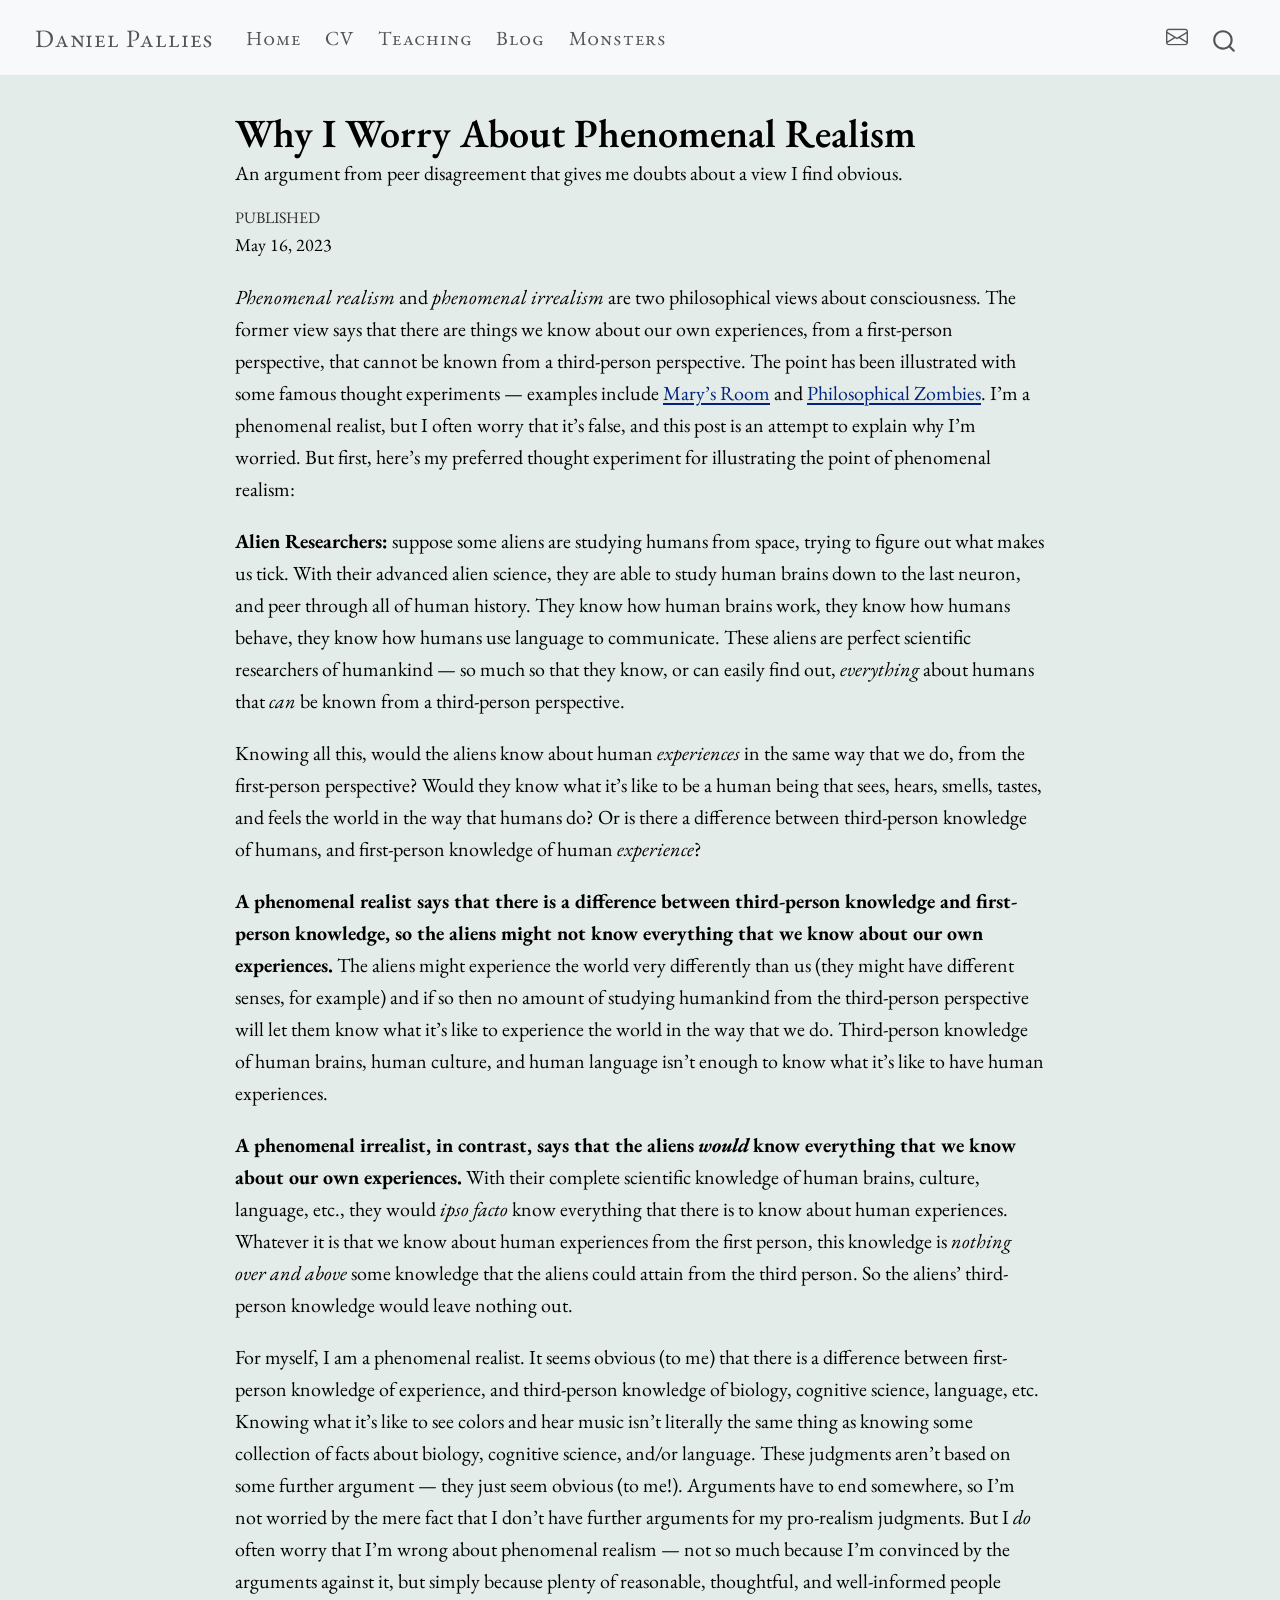
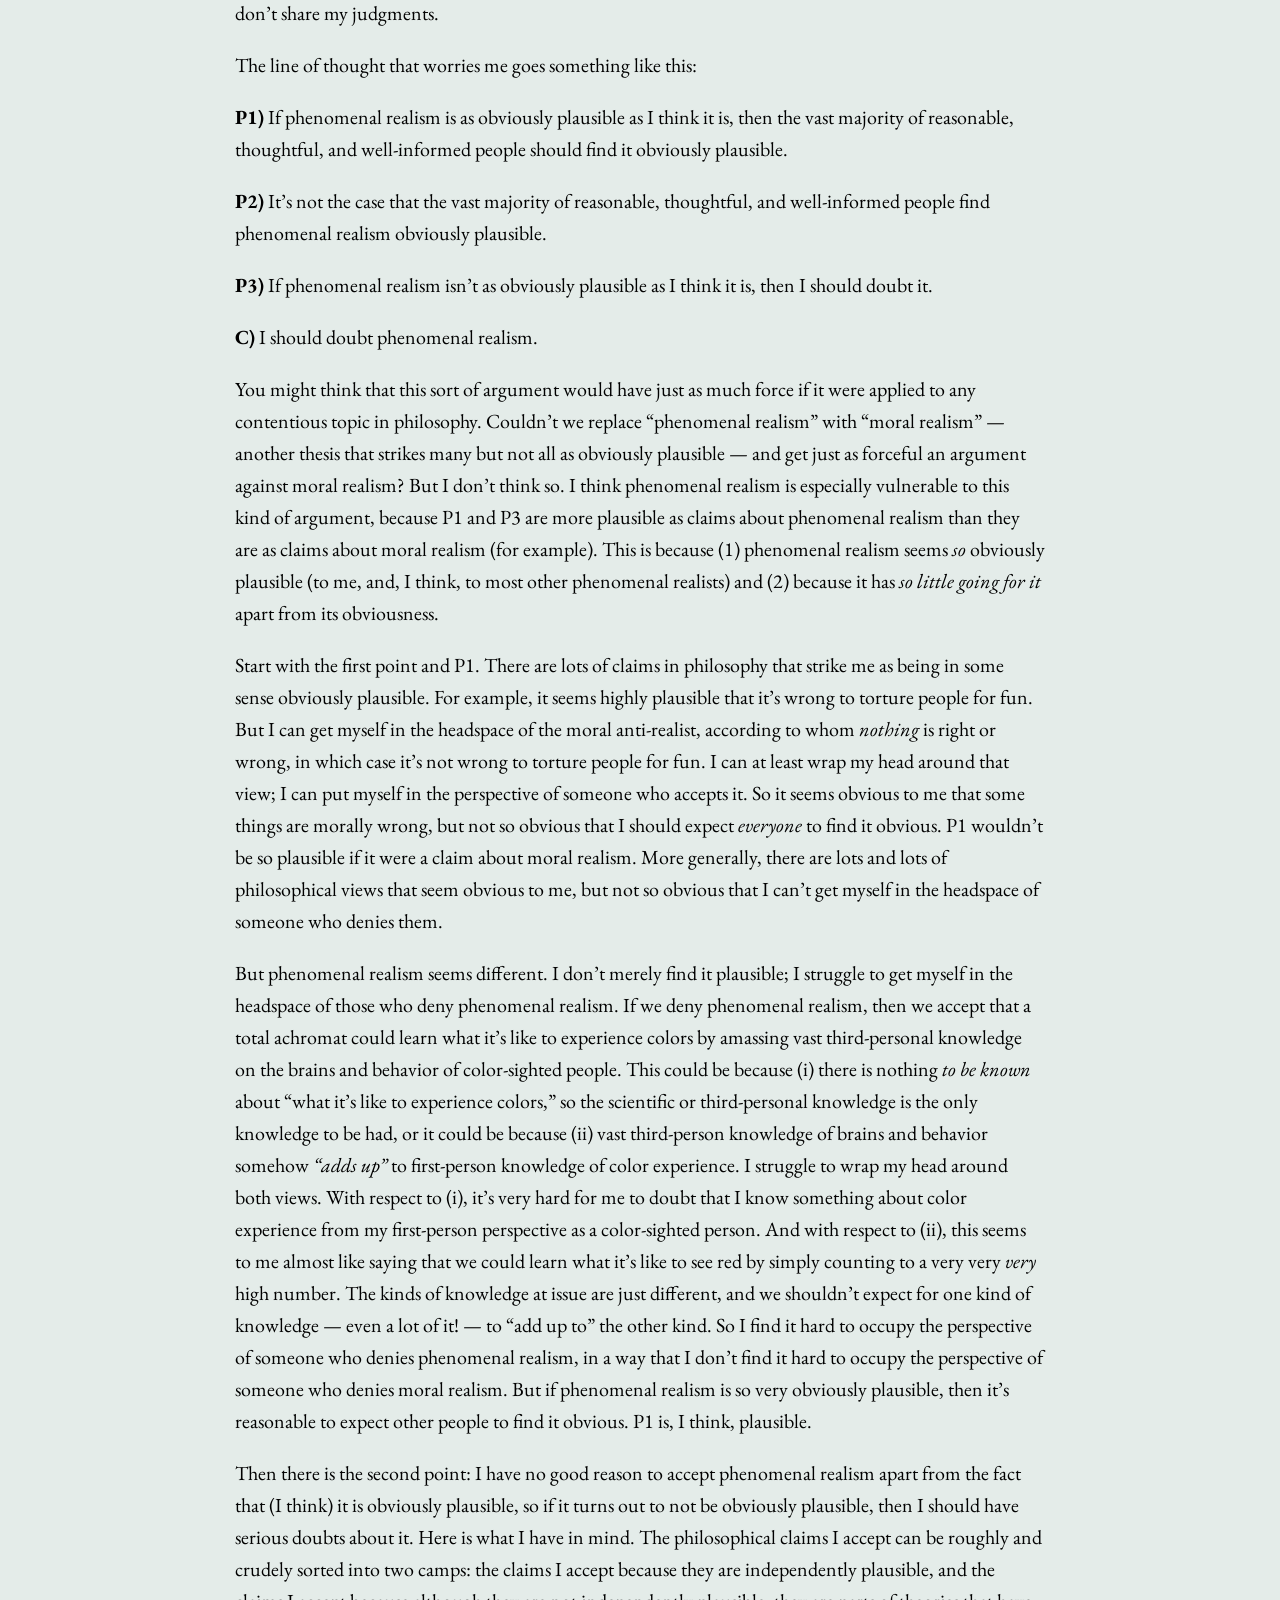
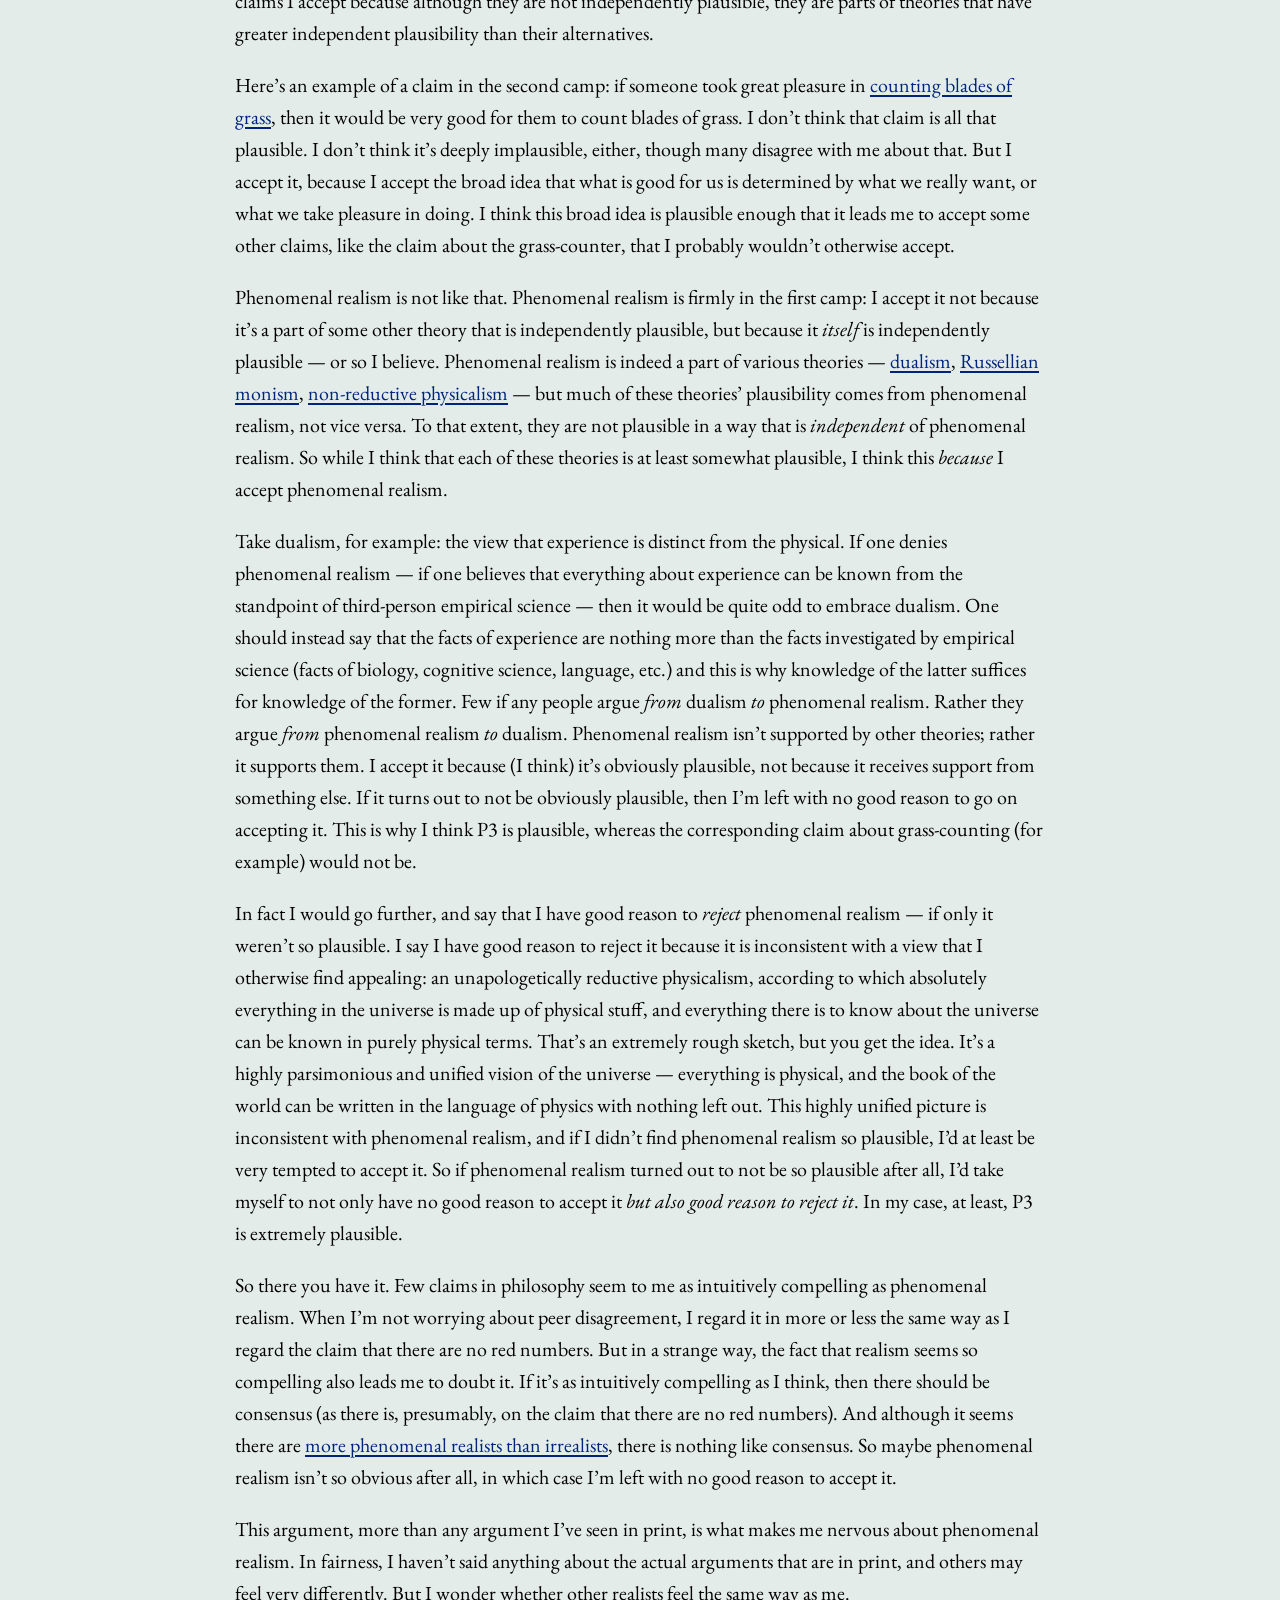
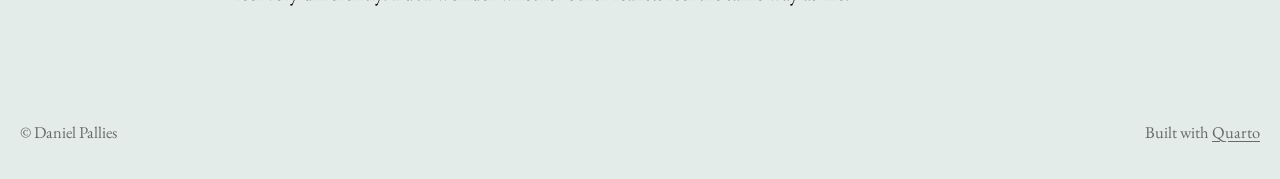
<file: blog/why-i-worry-about-phenomenal-realism/index.html>
<!DOCTYPE html>
<html xmlns="http://www.w3.org/1999/xhtml" lang="en" xml:lang="en"><head>

<meta charset="utf-8">
<meta name="generator" content="quarto-1.9.38">

<meta name="viewport" content="width=device-width, initial-scale=1.0, user-scalable=yes">

<meta name="dcterms.date" content="2023-05-16">
<meta name="description" content="An argument from peer disagreement that gives me doubts about a view I find obvious.">

<title>Why I Worry About Phenomenal Realism – Daniel Pallies</title>
<style>
/* Default styles provided by pandoc.
** See https://pandoc.org/MANUAL.html#variables-for-html for config info.
*/
code{white-space: pre-wrap;}
span.smallcaps{font-variant: small-caps;}
div.columns{display: flex; gap: min(4vw, 1.5em);}
div.column{flex: auto; overflow-x: auto;}
div.hanging-indent{margin-left: 1.5em; text-indent: -1.5em;}
ul.task-list{list-style: none;}
ul.task-list li input[type="checkbox"] {
  width: 0.8em;
  margin: 0 0.8em 0.2em -1em; /* quarto-specific, see https://github.com/quarto-dev/quarto-cli/issues/4556 */ 
  vertical-align: middle;
}
</style>


<script src="../../site_libs/quarto-nav/quarto-nav.js"></script>
<script src="../../site_libs/quarto-nav/headroom.min.js"></script>
<script src="../../site_libs/clipboard/clipboard.min.js"></script>
<script src="../../site_libs/quarto-search/autocomplete.umd.js"></script>
<script src="../../site_libs/quarto-search/fuse.min.js"></script>
<script src="../../site_libs/quarto-search/quarto-search.js"></script>
<meta name="quarto:offset" content="../../">
<script src="../../site_libs/quarto-html/quarto.js" type="module"></script>
<script src="../../site_libs/quarto-html/tabsets/tabsets.js" type="module"></script>
<script src="../../site_libs/quarto-html/popper.min.js"></script>
<script src="../../site_libs/quarto-html/tippy.umd.min.js"></script>
<script src="../../site_libs/quarto-html/anchor.min.js"></script>
<link href="../../site_libs/quarto-html/tippy.css" rel="stylesheet">
<link href="../../site_libs/quarto-html/quarto-syntax-highlighting-15634bcf2e68342d4ad2dfa704d543f6.css" rel="stylesheet" id="quarto-text-highlighting-styles">
<script src="../../site_libs/bootstrap/bootstrap.min.js"></script>
<link href="../../site_libs/bootstrap/bootstrap-icons.css" rel="stylesheet">
<link href="../../site_libs/bootstrap/bootstrap-47bb6fc7c3c2747b903ec6d3b62b0a3a.min.css" rel="stylesheet" append-hash="true" id="quarto-bootstrap" data-mode="light">
<script id="quarto-search-options" type="application/json">{
  "location": "navbar",
  "copy-button": false,
  "collapse-after": 3,
  "panel-placement": "end",
  "type": "overlay",
  "limit": 50,
  "keyboard-shortcut": [
    "f",
    "/",
    "s"
  ],
  "show-item-context": false,
  "language": {
    "search-no-results-text": "No results",
    "search-matching-documents-text": "matching documents",
    "search-copy-link-title": "Copy link to search",
    "search-hide-matches-text": "Hide additional matches",
    "search-more-match-text": "more match in this document",
    "search-more-matches-text": "more matches in this document",
    "search-clear-button-title": "Clear",
    "search-text-placeholder": "",
    "search-detached-cancel-button-title": "Cancel",
    "search-submit-button-title": "Submit",
    "search-label": "Search"
  }
}</script>


</head>

<body class="nav-fixed fullcontent quarto-light">

<div id="quarto-search-results"></div>
  <header id="quarto-header" class="headroom fixed-top">
    <nav class="navbar navbar-expand-lg " data-bs-theme="dark">
      <div class="navbar-container container-fluid">
      <div class="navbar-brand-container mx-auto">
    <a class="navbar-brand" href="../../index.html">
    <span class="navbar-title">Daniel Pallies</span>
    </a>
  </div>
            <div id="quarto-search" class="" title="Search"></div>
          <button class="navbar-toggler" type="button" data-bs-toggle="collapse" data-bs-target="#navbarCollapse" aria-controls="navbarCollapse" role="menu" aria-expanded="false" aria-label="Toggle navigation" onclick="if (window.quartoToggleHeadroom) { window.quartoToggleHeadroom(); }">
  <span class="navbar-toggler-icon"></span>
</button>
          <div class="collapse navbar-collapse" id="navbarCollapse">
            <ul class="navbar-nav navbar-nav-scroll me-auto">
  <li class="nav-item">
    <a class="nav-link" href="../../index.html"> 
<span class="menu-text">Home</span></a>
  </li>  
  <li class="nav-item">
    <a class="nav-link" href="../../cv.html"> 
<span class="menu-text">CV</span></a>
  </li>  
  <li class="nav-item">
    <a class="nav-link" href="../../teaching.html"> 
<span class="menu-text">Teaching</span></a>
  </li>  
  <li class="nav-item">
    <a class="nav-link" href="../../blog/index.html"> 
<span class="menu-text">Blog</span></a>
  </li>  
  <li class="nav-item">
    <a class="nav-link" href="../../monsters.html"> 
<span class="menu-text">Monsters</span></a>
  </li>  
</ul>
            <ul class="navbar-nav navbar-nav-scroll ms-auto">
  <li class="nav-item compact">
    <a class="nav-link" href="mailto:danielpallies@ln.edu.hk"> <i class="bi bi-envelope" role="img" aria-label="Email">
</i> 
<span class="menu-text"></span></a>
  </li>  
</ul>
          </div> <!-- /navcollapse -->
            <div class="quarto-navbar-tools">
</div>
      </div> <!-- /container-fluid -->
    </nav>
</header>
<!-- content -->
<div id="quarto-content" class="quarto-container page-columns page-rows-contents page-layout-article page-navbar">
<!-- sidebar -->
<!-- margin-sidebar -->
    
<!-- main -->
<main class="content" id="quarto-document-content">

<header id="title-block-header" class="quarto-title-block default">
<div class="quarto-title">
<h1 class="title">Why I Worry About Phenomenal Realism</h1>
</div>

<div>
  <div class="description">
    An argument from peer disagreement that gives me doubts about a view I find obvious.
  </div>
</div>


<div class="quarto-title-meta">

    
    <div>
    <div class="quarto-title-meta-heading">Published</div>
    <div class="quarto-title-meta-contents">
      <p class="date">May 16, 2023</p>
    </div>
  </div>
  
    
  </div>
  


</header>


<p><em>Phenomenal realism</em> and <em>phenomenal irrealism</em> are two philosophical views about consciousness. The former view says that there are things we know about our own experiences, from a first-person perspective, that cannot be known from a third-person perspective. The point has been illustrated with some famous thought experiments — examples include <a href="https://plato.stanford.edu/entries/qualia-knowledge/">Mary’s Room</a> and <a href="https://plato.stanford.edu/entries/zombies/">Philosophical Zombies</a>. I’m a phenomenal realist, but I often worry that it’s false, and this post is an attempt to explain why I’m worried. But first, here’s my preferred thought experiment for illustrating the point of phenomenal realism:</p>
<p><strong>Alien Researchers:</strong> suppose some aliens are studying humans from space, trying to figure out what makes us tick. With their advanced alien science, they are able to study human brains down to the last neuron, and peer through all of human history. They know how human brains work, they know how humans behave, they know how humans use language to communicate. These aliens are perfect scientific researchers of humankind — so much so that they know, or can easily find out, <em>everything</em> about humans that <em>can</em> be known from a third-person perspective.</p>
<p>Knowing all this, would the aliens know about human <em>experiences</em> in the same way that we do, from the first-person perspective? Would they know what it’s like to be a human being that sees, hears, smells, tastes, and feels the world in the way that humans do? Or is there a difference between third-person knowledge of humans, and first-person knowledge of human <em>experience</em>?</p>
<p><strong>A phenomenal realist says that there is a difference between third-person knowledge and first-person knowledge, so the aliens might not know everything that we know about our own experiences.</strong> The aliens might experience the world very differently than us (they might have different senses, for example) and if so then no amount of studying humankind from the third-person perspective will let them know what it’s like to experience the world in the way that we do. Third-person knowledge of human brains, human culture, and human language isn’t enough to know what it’s like to have human experiences.</p>
<p><strong>A phenomenal irrealist, in contrast, says that the aliens</strong> <strong><em>would</em></strong> <strong>know everything that we know about our own experiences.</strong> With their complete scientific knowledge of human brains, culture, language, etc., they would <em>ipso facto</em> know everything that there is to know about human experiences. Whatever it is that we know about human experiences from the first person, this knowledge is <em>nothing over and above</em> some knowledge that the aliens could attain from the third person. So the aliens’ third-person knowledge would leave nothing out.</p>
<p>For myself, I am a phenomenal realist. It seems obvious (to me) that there is a difference between first-person knowledge of experience, and third-person knowledge of biology, cognitive science, language, etc. Knowing what it’s like to see colors and hear music isn’t literally the same thing as knowing some collection of facts about biology, cognitive science, and/or language. These judgments aren’t based on some further argument — they just seem obvious (to me!). Arguments have to end somewhere, so I’m not worried by the mere fact that I don’t have further arguments for my pro-realism judgments. But I <em>do</em> often worry that I’m wrong about phenomenal realism — not so much because I’m convinced by the arguments against it, but simply because plenty of reasonable, thoughtful, and well-informed people don’t share my judgments.</p>
<p>The line of thought that worries me goes something like this:</p>
<p><strong>P1)</strong> If phenomenal realism is as obviously plausible as I think it is, then the vast majority of reasonable, thoughtful, and well-informed people should find it obviously plausible.</p>
<p><strong>P2)</strong> It’s not the case that the vast majority of reasonable, thoughtful, and well-informed people find phenomenal realism obviously plausible.</p>
<p><strong>P3)</strong> If phenomenal realism isn’t as obviously plausible as I think it is, then I should doubt it.</p>
<p><strong>C)</strong> I should doubt phenomenal realism.</p>
<p>You might think that this sort of argument would have just as much force if it were applied to any contentious topic in philosophy. Couldn’t we replace “phenomenal realism” with “moral realism” — another thesis that strikes many but not all as obviously plausible — and get just as forceful an argument against moral realism? But I don’t think so. I think phenomenal realism is especially vulnerable to this kind of argument, because P1 and P3 are more plausible as claims about phenomenal realism than they are as claims about moral realism (for example). This is because (1) phenomenal realism seems <em>so</em> obviously plausible (to me, and, I think, to most other phenomenal realists) and (2) because it has <em>so little going for it</em> apart from its obviousness.</p>
<p>Start with the first point and P1. There are lots of claims in philosophy that strike me as being in some sense obviously plausible. For example, it seems highly plausible that it’s wrong to torture people for fun. But I can get myself in the headspace of the moral anti-realist, according to whom <em>nothing</em> is right or wrong, in which case it’s not wrong to torture people for fun. I can at least wrap my head around that view; I can put myself in the perspective of someone who accepts it. So it seems obvious to me that some things are morally wrong, but not so obvious that I should expect <em>everyone</em> to find it obvious. P1 wouldn’t be so plausible if it were a claim about moral realism. More generally, there are lots and lots of philosophical views that seem obvious to me, but not so obvious that I can’t get myself in the headspace of someone who denies them.</p>
<p>But phenomenal realism seems different. I don’t merely find it plausible; I struggle to get myself in the headspace of those who deny phenomenal realism. If we deny phenomenal realism, then we accept that a total achromat could learn what it’s like to experience colors by amassing vast third-personal knowledge on the brains and behavior of color-sighted people. This could be because (i) there is nothing <em>to be known</em> about “what it’s like to experience colors,” so the scientific or third-personal knowledge is the only knowledge to be had, or it could be because (ii) vast third-person knowledge of brains and behavior somehow <em>“adds up”</em> to first-person knowledge of color experience. I struggle to wrap my head around both views. With respect to (i), it’s very hard for me to doubt that I know something about color experience from my first-person perspective as a color-sighted person. And with respect to (ii), this seems to me almost like saying that we could learn what it’s like to see red by simply counting to a very very <em>very</em> high number. The kinds of knowledge at issue are just different, and we shouldn’t expect for one kind of knowledge — even a lot of it! — to “add up to” the other kind. So I find it hard to occupy the perspective of someone who denies phenomenal realism, in a way that I don’t find it hard to occupy the perspective of someone who denies moral realism. But if phenomenal realism is so very obviously plausible, then it’s reasonable to expect other people to find it obvious. P1 is, I think, plausible.</p>
<p>Then there is the second point: I have no good reason to accept phenomenal realism apart from the fact that (I think) it is obviously plausible, so if it turns out to not be obviously plausible, then I should have serious doubts about it. Here is what I have in mind. The philosophical claims I accept can be roughly and crudely sorted into two camps: the claims I accept because they are independently plausible, and the claims I accept because although they are not independently plausible, they are parts of theories that have greater independent plausibility than their alternatives.</p>
<p>Here’s an example of a claim in the second camp: if someone took great pleasure in <a href="https://www.reddit.com/r/askphilosophy/comments/t8b82d/is_it_morally_wrong_to_spend_your_life_counting/">counting blades of grass</a>, then it would be very good for them to count blades of grass. I don’t think that claim is all that plausible. I don’t think it’s deeply implausible, either, though many disagree with me about that. But I accept it, because I accept the broad idea that what is good for us is determined by what we really want, or what we take pleasure in doing. I think this broad idea is plausible enough that it leads me to accept some other claims, like the claim about the grass-counter, that I probably wouldn’t otherwise accept.</p>
<p>Phenomenal realism is not like that. Phenomenal realism is firmly in the first camp: I accept it not because it’s a part of some other theory that is independently plausible, but because it <em>itself</em> is independently plausible — or so I believe. Phenomenal realism is indeed a part of various theories — <a href="https://plato.stanford.edu/entries/dualism/">dualism</a>, <a href="https://plato.stanford.edu/entries/russellian-monism/">Russellian monism</a>, <a href="https://plato.stanford.edu/entries/physicalism/#ReduNonReduPhys">non-reductive physicalism</a> — but much of these theories’ plausibility comes from phenomenal realism, not vice versa. To that extent, they are not plausible in a way that is <em>independent</em> of phenomenal realism. So while I think that each of these theories is at least somewhat plausible, I think this <em>because</em> I accept phenomenal realism.</p>
<p>Take dualism, for example: the view that experience is distinct from the physical. If one denies phenomenal realism — if one believes that everything about experience can be known from the standpoint of third-person empirical science — then it would be quite odd to embrace dualism. One should instead say that the facts of experience are nothing more than the facts investigated by empirical science (facts of biology, cognitive science, language, etc.) and this is why knowledge of the latter suffices for knowledge of the former. Few if any people argue <em>from</em> dualism <em>to</em> phenomenal realism. Rather they argue <em>from</em> phenomenal realism <em>to</em> dualism. Phenomenal realism isn’t supported by other theories; rather it supports them. I accept it because (I think) it’s obviously plausible, not because it receives support from something else. If it turns out to not be obviously plausible, then I’m left with no good reason to go on accepting it. This is why I think P3 is plausible, whereas the corresponding claim about grass-counting (for example) would not be.</p>
<p>In fact I would go further, and say that I have good reason to <em>reject</em> phenomenal realism — if only it weren’t so plausible. I say I have good reason to reject it because it is inconsistent with a view that I otherwise find appealing: an unapologetically reductive physicalism, according to which absolutely everything in the universe is made up of physical stuff, and everything there is to know about the universe can be known in purely physical terms. That’s an extremely rough sketch, but you get the idea. It’s a highly parsimonious and unified vision of the universe — everything is physical, and the book of the world can be written in the language of physics with nothing left out. This highly unified picture is inconsistent with phenomenal realism, and if I didn’t find phenomenal realism so plausible, I’d at least be very tempted to accept it. So if phenomenal realism turned out to not be so plausible after all, I’d take myself to not only have no good reason to accept it <em>but also good reason to reject it</em>. In my case, at least, P3 is extremely plausible.</p>
<p>So there you have it. Few claims in philosophy seem to me as intuitively compelling as phenomenal realism. When I’m not worrying about peer disagreement, I regard it in more or less the same way as I regard the claim that there are no red numbers. But in a strange way, the fact that realism seems so compelling also leads me to doubt it. If it’s as intuitively compelling as I think, then there should be consensus (as there is, presumably, on the claim that there are no red numbers). And although it seems there are <a href="https://survey2020.philpeople.org/survey/results/4930">more phenomenal realists than irrealists</a>, there is nothing like consensus. So maybe phenomenal realism isn’t so obvious after all, in which case I’m left with no good reason to accept it.</p>
<p>This argument, more than any argument I’ve seen in print, is what makes me nervous about phenomenal realism. In fairness, I haven’t said anything about the actual arguments that are in print, and others may feel very differently. But I wonder whether other realists feel the same way as me.</p>



</main> <!-- /main -->
<script id="quarto-html-after-body" type="application/javascript">
  window.document.addEventListener("DOMContentLoaded", function (event) {
    const icon = "";
    const anchorJS = new window.AnchorJS();
    anchorJS.options = {
      placement: 'right',
      icon: icon
    };
    anchorJS.add('.anchored');
    const isCodeAnnotation = (el) => {
      for (const clz of el.classList) {
        if (clz.startsWith('code-annotation-')) {                     
          return true;
        }
      }
      return false;
    }
    const onCopySuccess = function(e) {
      // button target
      const button = e.trigger;
      // don't keep focus
      button.blur();
      // flash "checked"
      button.classList.add('code-copy-button-checked');
      var currentTitle = button.getAttribute("title");
      button.setAttribute("title", "Copied!");
      let tooltip;
      if (window.bootstrap) {
        button.setAttribute("data-bs-toggle", "tooltip");
        button.setAttribute("data-bs-placement", "left");
        button.setAttribute("data-bs-title", "Copied!");
        tooltip = new bootstrap.Tooltip(button, 
          { trigger: "manual", 
            customClass: "code-copy-button-tooltip",
            offset: [0, -8]});
        tooltip.show();    
      }
      setTimeout(function() {
        if (tooltip) {
          tooltip.hide();
          button.removeAttribute("data-bs-title");
          button.removeAttribute("data-bs-toggle");
          button.removeAttribute("data-bs-placement");
        }
        button.setAttribute("title", currentTitle);
        button.classList.remove('code-copy-button-checked');
      }, 1000);
      // clear code selection
      e.clearSelection();
    }
    const getTextToCopy = function(trigger) {
      const outerScaffold = trigger.parentElement.cloneNode(true);
      const codeEl = outerScaffold.querySelector('code');
      for (const childEl of codeEl.children) {
        if (isCodeAnnotation(childEl)) {
          childEl.remove();
        }
      }
      return codeEl.innerText;
    }
    const clipboard = new window.ClipboardJS('.code-copy-button:not([data-in-quarto-modal])', {
      text: getTextToCopy
    });
    clipboard.on('success', onCopySuccess);
    if (window.document.getElementById('quarto-embedded-source-code-modal')) {
      const clipboardModal = new window.ClipboardJS('.code-copy-button[data-in-quarto-modal]', {
        text: getTextToCopy,
        container: window.document.getElementById('quarto-embedded-source-code-modal')
      });
      clipboardModal.on('success', onCopySuccess);
    }
      var localhostRegex = new RegExp(/^(?:http|https):\/\/localhost\:?[0-9]*\//);
      var mailtoRegex = new RegExp(/^mailto:/);
        var filterRegex = new RegExp("https:\/\/danielpallies\.com");
      var isInternal = (href) => {
          return filterRegex.test(href) || localhostRegex.test(href) || mailtoRegex.test(href);
      }
      // Inspect non-navigation links and adorn them if external
     var links = window.document.querySelectorAll('a[href]:not(.nav-link):not(.navbar-brand):not(.toc-action):not(.sidebar-link):not(.sidebar-item-toggle):not(.pagination-link):not(.no-external):not([aria-hidden]):not(.dropdown-item):not(.quarto-navigation-tool):not(.about-link)');
      for (var i=0; i<links.length; i++) {
        const link = links[i];
        if (!isInternal(link.href)) {
          // undo the damage that might have been done by quarto-nav.js in the case of
          // links that we want to consider external
          if (link.dataset.originalHref !== undefined) {
            link.href = link.dataset.originalHref;
          }
        }
      }
    function tippyHover(el, contentFn, onTriggerFn, onUntriggerFn) {
      const config = {
        allowHTML: true,
        maxWidth: 500,
        delay: 100,
        arrow: false,
        appendTo: function(el) {
            return el.parentElement;
        },
        interactive: true,
        interactiveBorder: 10,
        theme: 'quarto',
        placement: 'bottom-start',
      };
      if (contentFn) {
        config.content = contentFn;
      }
      if (onTriggerFn) {
        config.onTrigger = onTriggerFn;
      }
      if (onUntriggerFn) {
        config.onUntrigger = onUntriggerFn;
      }
      window.tippy(el, config); 
    }
    const noterefs = window.document.querySelectorAll('a[role="doc-noteref"]');
    for (var i=0; i<noterefs.length; i++) {
      const ref = noterefs[i];
      tippyHover(ref, function() {
        // use id or data attribute instead here
        let href = ref.getAttribute('data-footnote-href') || ref.getAttribute('href');
        try { href = new URL(href).hash; } catch {}
        const id = href.replace(/^#\/?/, "");
        const note = window.document.getElementById(id);
        if (note) {
          return note.innerHTML;
        } else {
          return "";
        }
      });
    }
    const xrefs = window.document.querySelectorAll('a.quarto-xref');
    const processXRef = (id, note) => {
      // Strip column container classes
      const stripColumnClz = (el) => {
        el.classList.remove("page-full", "page-columns");
        if (el.children) {
          for (const child of el.children) {
            stripColumnClz(child);
          }
        }
      }
      stripColumnClz(note)
      if (id === null || id.startsWith('sec-')) {
        // Special case sections, only their first couple elements
        const container = document.createElement("div");
        if (note.children && note.children.length > 2) {
          container.appendChild(note.children[0].cloneNode(true));
          for (let i = 1; i < note.children.length; i++) {
            const child = note.children[i];
            if (child.tagName === "P" && child.innerText === "") {
              continue;
            } else {
              container.appendChild(child.cloneNode(true));
              break;
            }
          }
          if (window.Quarto?.typesetMath) {
            window.Quarto.typesetMath(container);
          }
          return container.innerHTML
        } else {
          if (window.Quarto?.typesetMath) {
            window.Quarto.typesetMath(note);
          }
          return note.innerHTML;
        }
      } else {
        // Remove any anchor links if they are present
        const anchorLink = note.querySelector('a.anchorjs-link');
        if (anchorLink) {
          anchorLink.remove();
        }
        if (window.Quarto?.typesetMath) {
          window.Quarto.typesetMath(note);
        }
        if (note.classList.contains("callout")) {
          return note.outerHTML;
        } else {
          return note.innerHTML;
        }
      }
    }
    for (var i=0; i<xrefs.length; i++) {
      const xref = xrefs[i];
      tippyHover(xref, undefined, function(instance) {
        instance.disable();
        let url = xref.getAttribute('href');
        let hash = undefined; 
        if (url.startsWith('#')) {
          hash = url;
        } else {
          try { hash = new URL(url).hash; } catch {}
        }
        if (hash) {
          const id = hash.replace(/^#\/?/, "");
          const note = window.document.getElementById(id);
          if (note !== null) {
            try {
              const html = processXRef(id, note.cloneNode(true));
              instance.setContent(html);
            } finally {
              instance.enable();
              instance.show();
            }
          } else {
            // See if we can fetch this
            fetch(url.split('#')[0])
            .then(res => res.text())
            .then(html => {
              const parser = new DOMParser();
              const htmlDoc = parser.parseFromString(html, "text/html");
              const note = htmlDoc.getElementById(id);
              if (note !== null) {
                const html = processXRef(id, note);
                instance.setContent(html);
              } 
            }).finally(() => {
              instance.enable();
              instance.show();
            });
          }
        } else {
          // See if we can fetch a full url (with no hash to target)
          // This is a special case and we should probably do some content thinning / targeting
          fetch(url)
          .then(res => res.text())
          .then(html => {
            const parser = new DOMParser();
            const htmlDoc = parser.parseFromString(html, "text/html");
            const note = htmlDoc.querySelector('main.content');
            if (note !== null) {
              // This should only happen for chapter cross references
              // (since there is no id in the URL)
              // remove the first header
              if (note.children.length > 0 && note.children[0].tagName === "HEADER") {
                note.children[0].remove();
              }
              const html = processXRef(null, note);
              instance.setContent(html);
            } 
          }).finally(() => {
            instance.enable();
            instance.show();
          });
        }
      }, function(instance) {
      });
    }
        let selectedAnnoteEl;
        const selectorForAnnotation = ( cell, annotation) => {
          let cellAttr = 'data-code-cell="' + cell + '"';
          let lineAttr = 'data-code-annotation="' +  annotation + '"';
          const selector = 'span[' + cellAttr + '][' + lineAttr + ']';
          return selector;
        }
        const selectCodeLines = (annoteEl) => {
          const doc = window.document;
          const targetCell = annoteEl.getAttribute("data-target-cell");
          const targetAnnotation = annoteEl.getAttribute("data-target-annotation");
          const annoteSpan = window.document.querySelector(selectorForAnnotation(targetCell, targetAnnotation));
          const lines = annoteSpan.getAttribute("data-code-lines").split(",");
          const lineIds = lines.map((line) => {
            return targetCell + "-" + line;
          })
          let top = null;
          let height = null;
          let parent = null;
          if (lineIds.length > 0) {
              //compute the position of the single el (top and bottom and make a div)
              const el = window.document.getElementById(lineIds[0]);
              top = el.offsetTop;
              height = el.offsetHeight;
              parent = el.parentElement.parentElement;
            if (lineIds.length > 1) {
              const lastEl = window.document.getElementById(lineIds[lineIds.length - 1]);
              const bottom = lastEl.offsetTop + lastEl.offsetHeight;
              height = bottom - top;
            }
            if (top !== null && height !== null && parent !== null) {
              // cook up a div (if necessary) and position it 
              let div = window.document.getElementById("code-annotation-line-highlight");
              if (div === null) {
                div = window.document.createElement("div");
                div.setAttribute("id", "code-annotation-line-highlight");
                div.style.position = 'absolute';
                parent.appendChild(div);
              }
              div.style.top = top - 2 + "px";
              div.style.height = height + 4 + "px";
              div.style.left = 0;
              let gutterDiv = window.document.getElementById("code-annotation-line-highlight-gutter");
              if (gutterDiv === null) {
                gutterDiv = window.document.createElement("div");
                gutterDiv.setAttribute("id", "code-annotation-line-highlight-gutter");
                gutterDiv.style.position = 'absolute';
                const codeCell = window.document.getElementById(targetCell);
                const gutter = codeCell.querySelector('.code-annotation-gutter');
                gutter.appendChild(gutterDiv);
              }
              gutterDiv.style.top = top - 2 + "px";
              gutterDiv.style.height = height + 4 + "px";
            }
            selectedAnnoteEl = annoteEl;
          }
        };
        const unselectCodeLines = () => {
          const elementsIds = ["code-annotation-line-highlight", "code-annotation-line-highlight-gutter"];
          elementsIds.forEach((elId) => {
            const div = window.document.getElementById(elId);
            if (div) {
              div.remove();
            }
          });
          selectedAnnoteEl = undefined;
        };
          // Handle positioning of the toggle
      window.addEventListener(
        "resize",
        throttle(() => {
          elRect = undefined;
          if (selectedAnnoteEl) {
            selectCodeLines(selectedAnnoteEl);
          }
        }, 10)
      );
      function throttle(fn, ms) {
      let throttle = false;
      let timer;
        return (...args) => {
          if(!throttle) { // first call gets through
              fn.apply(this, args);
              throttle = true;
          } else { // all the others get throttled
              if(timer) clearTimeout(timer); // cancel #2
              timer = setTimeout(() => {
                fn.apply(this, args);
                timer = throttle = false;
              }, ms);
          }
        };
      }
        // Attach click handler to the DT
        const annoteDls = window.document.querySelectorAll('dt[data-target-cell]');
        for (const annoteDlNode of annoteDls) {
          annoteDlNode.addEventListener('click', (event) => {
            const clickedEl = event.target;
            if (clickedEl !== selectedAnnoteEl) {
              unselectCodeLines();
              const activeEl = window.document.querySelector('dt[data-target-cell].code-annotation-active');
              if (activeEl) {
                activeEl.classList.remove('code-annotation-active');
              }
              selectCodeLines(clickedEl);
              clickedEl.classList.add('code-annotation-active');
            } else {
              // Unselect the line
              unselectCodeLines();
              clickedEl.classList.remove('code-annotation-active');
            }
          });
        }
    const findCites = (el) => {
      const parentEl = el.parentElement;
      if (parentEl) {
        const cites = parentEl.dataset.cites;
        if (cites) {
          return {
            el,
            cites: cites.split(' ')
          };
        } else {
          return findCites(el.parentElement)
        }
      } else {
        return undefined;
      }
    };
    var bibliorefs = window.document.querySelectorAll('a[role="doc-biblioref"]');
    for (var i=0; i<bibliorefs.length; i++) {
      const ref = bibliorefs[i];
      const citeInfo = findCites(ref);
      if (citeInfo) {
        tippyHover(citeInfo.el, function() {
          var popup = window.document.createElement('div');
          citeInfo.cites.forEach(function(cite) {
            var citeDiv = window.document.createElement('div');
            citeDiv.classList.add('hanging-indent');
            citeDiv.classList.add('csl-entry');
            var biblioDiv = window.document.getElementById('ref-' + cite);
            if (biblioDiv) {
              citeDiv.innerHTML = biblioDiv.innerHTML;
            }
            popup.appendChild(citeDiv);
          });
          return popup.innerHTML;
        });
      }
    }
  });
  </script>
</div> <!-- /content -->
<footer class="footer">
  <div class="nav-footer">
    <div class="nav-footer-left">
<p>© Daniel Pallies</p>
</div>   
    <div class="nav-footer-center">
      &nbsp;
    </div>
    <div class="nav-footer-right">
<p>Built with <a href="https://quarto.org">Quarto</a></p>
</div>
  </div>
</footer>




</body></html>
</file>
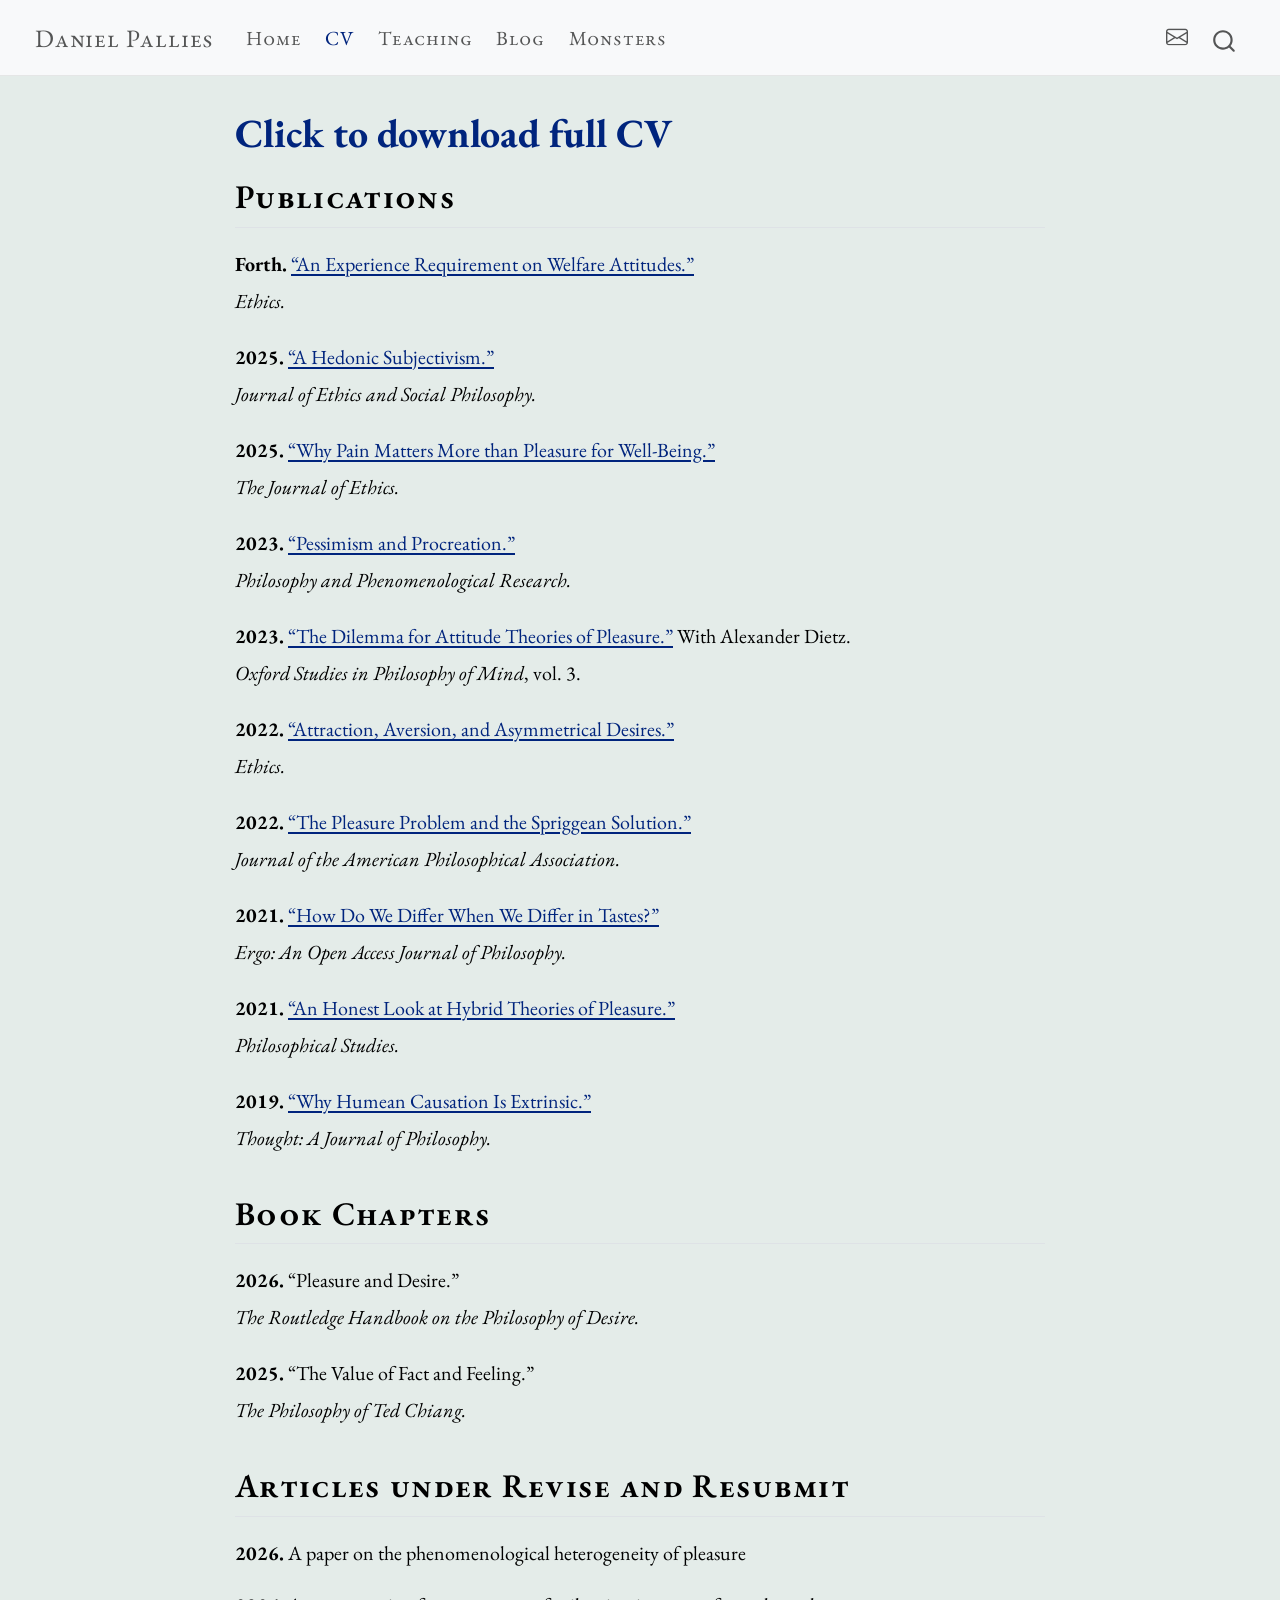
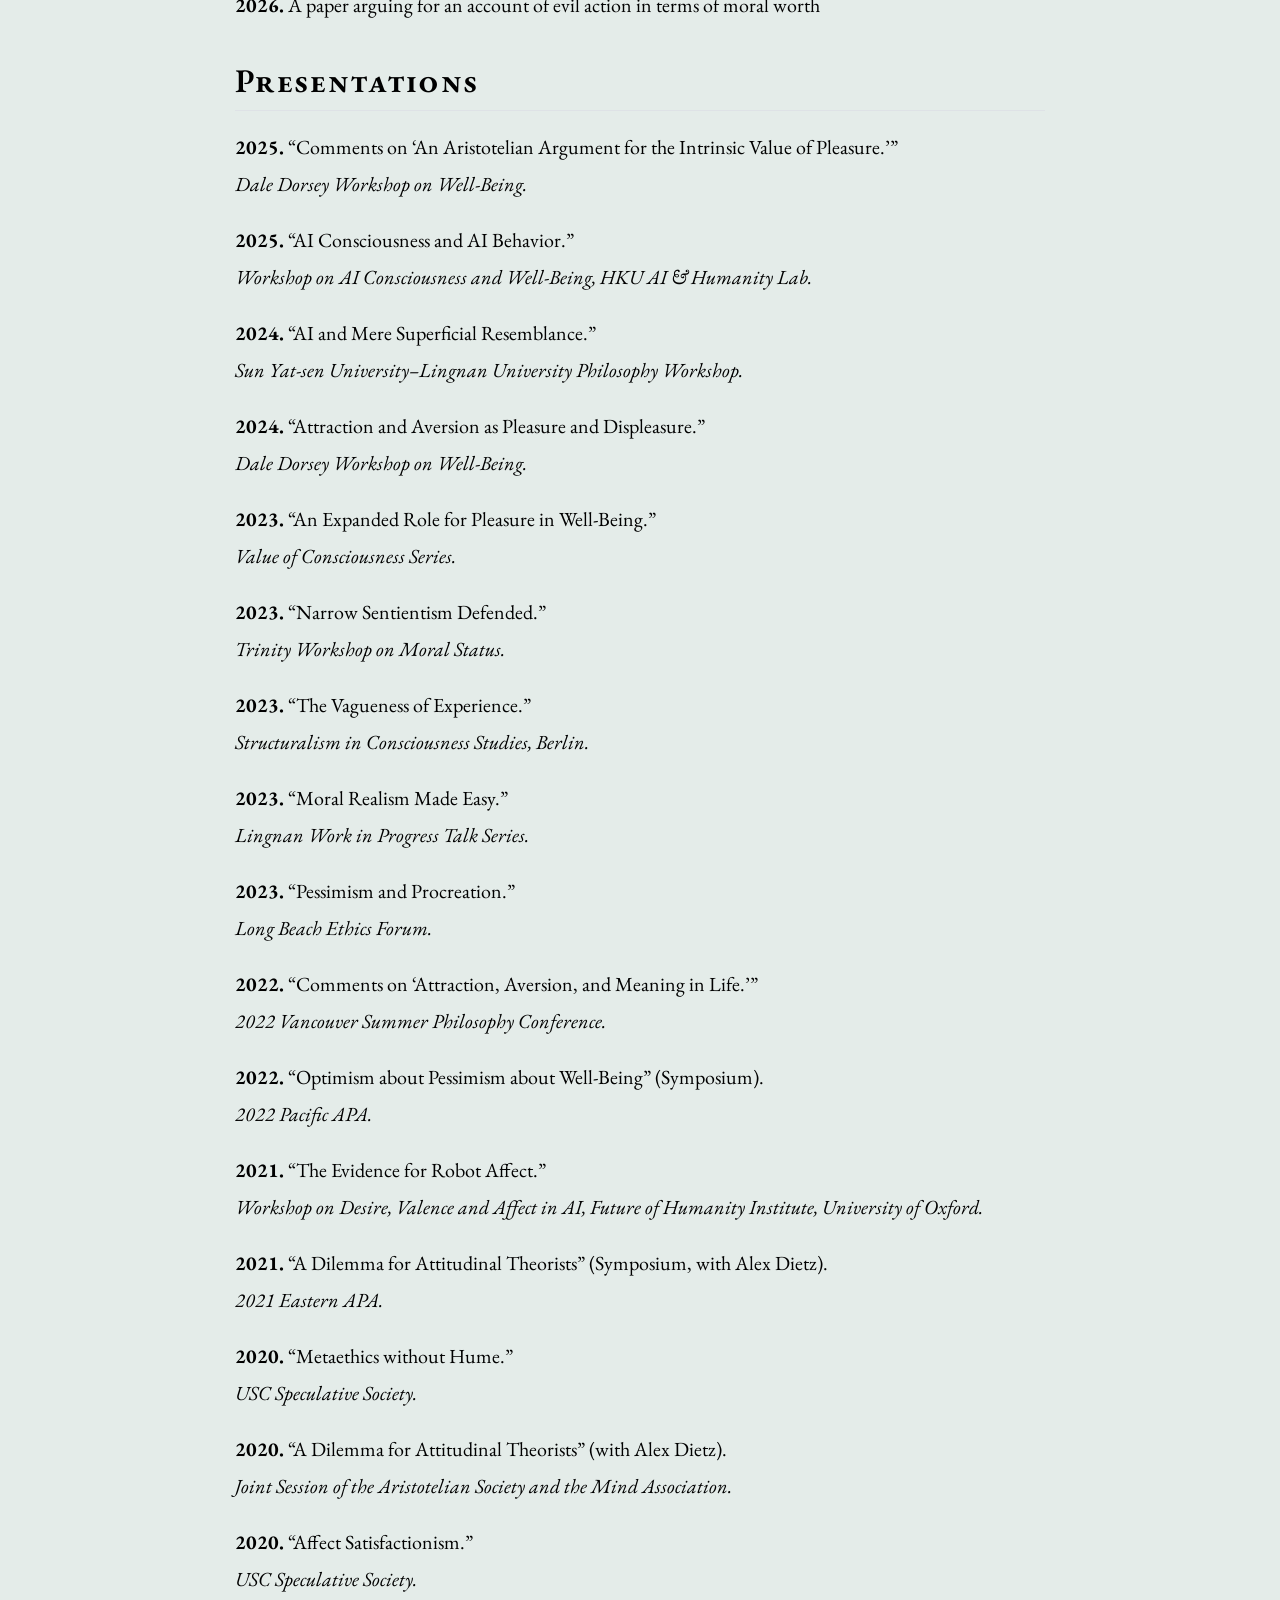
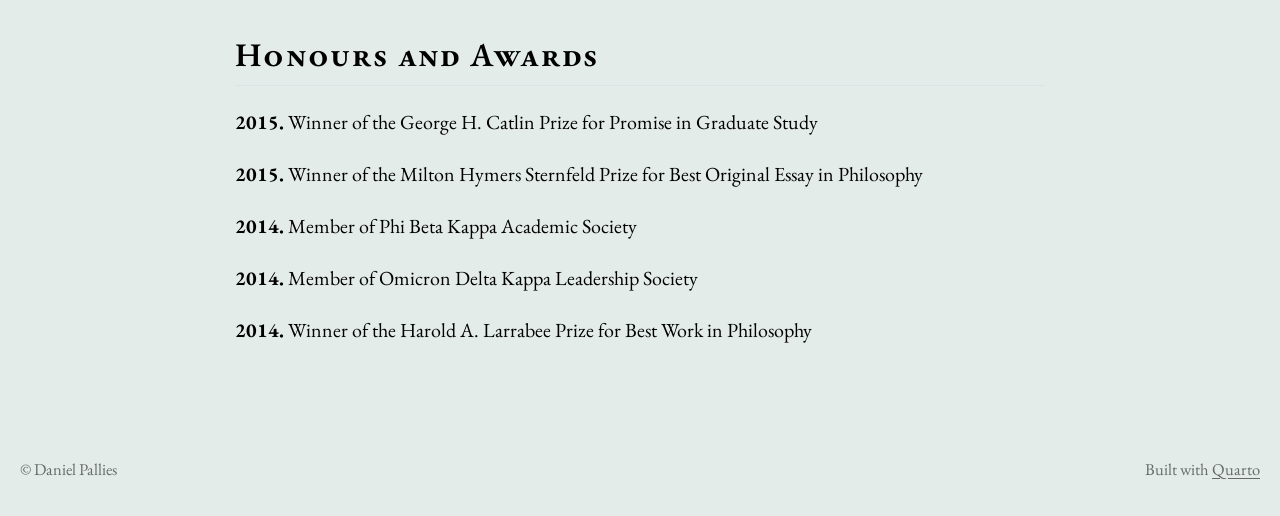
<file: cv.html>
<!DOCTYPE html>
<html xmlns="http://www.w3.org/1999/xhtml" lang="en" xml:lang="en"><head>

<meta charset="utf-8">
<meta name="generator" content="quarto-1.9.38">

<meta name="viewport" content="width=device-width, initial-scale=1.0, user-scalable=yes">


<title>Click to download full CV – Daniel Pallies</title>
<style>
/* Default styles provided by pandoc.
** See https://pandoc.org/MANUAL.html#variables-for-html for config info.
*/
code{white-space: pre-wrap;}
span.smallcaps{font-variant: small-caps;}
div.columns{display: flex; gap: min(4vw, 1.5em);}
div.column{flex: auto; overflow-x: auto;}
div.hanging-indent{margin-left: 1.5em; text-indent: -1.5em;}
ul.task-list{list-style: none;}
ul.task-list li input[type="checkbox"] {
  width: 0.8em;
  margin: 0 0.8em 0.2em -1em; /* quarto-specific, see https://github.com/quarto-dev/quarto-cli/issues/4556 */ 
  vertical-align: middle;
}
</style>


<script src="site_libs/quarto-nav/quarto-nav.js"></script>
<script src="site_libs/quarto-nav/headroom.min.js"></script>
<script src="site_libs/clipboard/clipboard.min.js"></script>
<script src="site_libs/quarto-search/autocomplete.umd.js"></script>
<script src="site_libs/quarto-search/fuse.min.js"></script>
<script src="site_libs/quarto-search/quarto-search.js"></script>
<meta name="quarto:offset" content="./">
<script src="site_libs/quarto-html/quarto.js" type="module"></script>
<script src="site_libs/quarto-html/tabsets/tabsets.js" type="module"></script>
<script src="site_libs/quarto-html/popper.min.js"></script>
<script src="site_libs/quarto-html/tippy.umd.min.js"></script>
<script src="site_libs/quarto-html/anchor.min.js"></script>
<link href="site_libs/quarto-html/tippy.css" rel="stylesheet">
<link href="site_libs/quarto-html/quarto-syntax-highlighting-15634bcf2e68342d4ad2dfa704d543f6.css" rel="stylesheet" id="quarto-text-highlighting-styles">
<script src="site_libs/bootstrap/bootstrap.min.js"></script>
<link href="site_libs/bootstrap/bootstrap-icons.css" rel="stylesheet">
<link href="site_libs/bootstrap/bootstrap-47bb6fc7c3c2747b903ec6d3b62b0a3a.min.css" rel="stylesheet" append-hash="true" id="quarto-bootstrap" data-mode="light">
<script id="quarto-search-options" type="application/json">{
  "location": "navbar",
  "copy-button": false,
  "collapse-after": 3,
  "panel-placement": "end",
  "type": "overlay",
  "limit": 50,
  "keyboard-shortcut": [
    "f",
    "/",
    "s"
  ],
  "show-item-context": false,
  "language": {
    "search-no-results-text": "No results",
    "search-matching-documents-text": "matching documents",
    "search-copy-link-title": "Copy link to search",
    "search-hide-matches-text": "Hide additional matches",
    "search-more-match-text": "more match in this document",
    "search-more-matches-text": "more matches in this document",
    "search-clear-button-title": "Clear",
    "search-text-placeholder": "",
    "search-detached-cancel-button-title": "Cancel",
    "search-submit-button-title": "Submit",
    "search-label": "Search"
  }
}</script>


</head>

<body class="nav-fixed fullcontent quarto-light">

<div id="quarto-search-results"></div>
  <header id="quarto-header" class="headroom fixed-top">
    <nav class="navbar navbar-expand-lg " data-bs-theme="dark">
      <div class="navbar-container container-fluid">
      <div class="navbar-brand-container mx-auto">
    <a class="navbar-brand" href="./index.html">
    <span class="navbar-title">Daniel Pallies</span>
    </a>
  </div>
            <div id="quarto-search" class="" title="Search"></div>
          <button class="navbar-toggler" type="button" data-bs-toggle="collapse" data-bs-target="#navbarCollapse" aria-controls="navbarCollapse" role="menu" aria-expanded="false" aria-label="Toggle navigation" onclick="if (window.quartoToggleHeadroom) { window.quartoToggleHeadroom(); }">
  <span class="navbar-toggler-icon"></span>
</button>
          <div class="collapse navbar-collapse" id="navbarCollapse">
            <ul class="navbar-nav navbar-nav-scroll me-auto">
  <li class="nav-item">
    <a class="nav-link" href="./index.html"> 
<span class="menu-text">Home</span></a>
  </li>  
  <li class="nav-item">
    <a class="nav-link active" href="./cv.html" aria-current="page"> 
<span class="menu-text">CV</span></a>
  </li>  
  <li class="nav-item">
    <a class="nav-link" href="./teaching.html"> 
<span class="menu-text">Teaching</span></a>
  </li>  
  <li class="nav-item">
    <a class="nav-link" href="./blog/index.html"> 
<span class="menu-text">Blog</span></a>
  </li>  
  <li class="nav-item">
    <a class="nav-link" href="./monsters.html"> 
<span class="menu-text">Monsters</span></a>
  </li>  
</ul>
            <ul class="navbar-nav navbar-nav-scroll ms-auto">
  <li class="nav-item compact">
    <a class="nav-link" href="mailto:danielpallies@ln.edu.hk"> <i class="bi bi-envelope" role="img" aria-label="Email">
</i> 
<span class="menu-text"></span></a>
  </li>  
</ul>
          </div> <!-- /navcollapse -->
            <div class="quarto-navbar-tools">
</div>
      </div> <!-- /container-fluid -->
    </nav>
</header>
<!-- content -->
<div id="quarto-content" class="quarto-container page-columns page-rows-contents page-layout-article page-navbar">
<!-- sidebar -->
<!-- margin-sidebar -->
    
<!-- main -->
<main class="content" id="quarto-document-content">

<header id="title-block-header" class="quarto-title-block default">
<div class="quarto-title">
<h1 class="title"><a href="files/pallies-cv.pdf"><strong>Click to download full CV</strong></a></h1>
</div>



<div class="quarto-title-meta">

    
  
    
  </div>
  


</header>


<style>
/* Small gap between a paper's title and its journal; bigger gap between entries */
.pub p { margin: 0 0 0.25em 0; }
.pub { margin-bottom: 1.2em; }
</style>
<section id="publications" class="level2">
<h2 class="anchored" data-anchor-id="publications">Publications</h2>
<div class="pub">
<p><strong>Forth.</strong> <a href="https://philpapers.org/rec/PALAER-2">“An Experience Requirement on Welfare Attitudes.”</a></p>
<p><em>Ethics.</em></p>
</div>
<div class="pub">
<p><strong>2025.</strong> <a href="https://www.jesp.org/paper/36346f73-90e0-817b-a860-c6e1f07c299f">“A Hedonic Subjectivism.”</a></p>
<p><em>Journal of Ethics and Social Philosophy.</em></p>
</div>
<div class="pub">
<p><strong>2025.</strong> <a href="https://philarchive.org/rec/PALWPM-2">“Why Pain Matters More than Pleasure for Well-Being.”</a></p>
<p><em>The Journal of Ethics.</em></p>
</div>
<div class="pub">
<p><strong>2023.</strong> <a href="https://philpapers.org/rec/PALPAP-9">“Pessimism and Procreation.”</a></p>
<p><em>Philosophy and Phenomenological Research.</em></p>
</div>
<div class="pub">
<p><strong>2023.</strong> <a href="https://academic.oup.com/book/46615/chapter/410033893">“The Dilemma for Attitude Theories of Pleasure.”</a> With Alexander Dietz.</p>
<p><em>Oxford Studies in Philosophy of Mind</em>, vol.&nbsp;3.</p>
</div>
<div class="pub">
<p><strong>2022.</strong> <a href="https://www.journals.uchicago.edu/doi/abs/10.1086/718083">“Attraction, Aversion, and Asymmetrical Desires.”</a></p>
<p><em>Ethics.</em></p>
</div>
<div class="pub">
<p><strong>2022.</strong> <a href="https://philpapers.org/rec/PALTPP-3">“The Pleasure Problem and the Spriggean Solution.”</a></p>
<p><em>Journal of the American Philosophical Association.</em></p>
</div>
<div class="pub">
<p><strong>2021.</strong> <a href="https://journals.publishing.umich.edu/ergo/article/id/2225/">“How Do We Differ When We Differ in Tastes?”</a></p>
<p><em>Ergo: An Open Access Journal of Philosophy.</em></p>
</div>
<div class="pub">
<p><strong>2021.</strong> <a href="https://philpapers.org/rec/PALAHL">“An Honest Look at Hybrid Theories of Pleasure.”</a></p>
<p><em>Philosophical Studies.</em></p>
</div>
<div class="pub">
<p><strong>2019.</strong> <a href="https://philpapers.org/rec/PALWHC">“Why Humean Causation Is Extrinsic.”</a></p>
<p><em>Thought: A Journal of Philosophy.</em></p>
</div>
</section>
<section id="book-chapters" class="level2">
<h2 class="anchored" data-anchor-id="book-chapters">Book Chapters</h2>
<div class="pub">
<p><strong>2026.</strong> “Pleasure and Desire.”</p>
<p><em>The Routledge Handbook on the Philosophy of Desire.</em></p>
</div>
<div class="pub">
<p><strong>2025.</strong> “The Value of Fact and Feeling.”</p>
<p><em>The Philosophy of Ted Chiang.</em></p>
</div>
</section>
<section id="articles-under-revise-and-resubmit" class="level2">
<h2 class="anchored" data-anchor-id="articles-under-revise-and-resubmit">Articles under Revise and Resubmit</h2>
<p><strong>2026.</strong> A paper on the phenomenological heterogeneity of pleasure</p>
<p><strong>2026.</strong> A paper arguing for an account of evil action in terms of moral worth</p>
</section>
<section id="presentations" class="level2">
<h2 class="anchored" data-anchor-id="presentations">Presentations</h2>
<div class="pub">
<p><strong>2025.</strong> “Comments on ‘An Aristotelian Argument for the Intrinsic Value of Pleasure.’”</p>
<p><em>Dale Dorsey Workshop on Well-Being.</em></p>
</div>
<div class="pub">
<p><strong>2025.</strong> “AI Consciousness and AI Behavior.”</p>
<p><em>Workshop on AI Consciousness and Well-Being, HKU AI &amp; Humanity Lab.</em></p>
</div>
<div class="pub">
<p><strong>2024.</strong> “AI and Mere Superficial Resemblance.”</p>
<p><em>Sun Yat-sen University–Lingnan University Philosophy Workshop.</em></p>
</div>
<div class="pub">
<p><strong>2024.</strong> “Attraction and Aversion as Pleasure and Displeasure.”</p>
<p><em>Dale Dorsey Workshop on Well-Being.</em></p>
</div>
<div class="pub">
<p><strong>2023.</strong> “An Expanded Role for Pleasure in Well-Being.”</p>
<p><em>Value of Consciousness Series.</em></p>
</div>
<div class="pub">
<p><strong>2023.</strong> “Narrow Sentientism Defended.”</p>
<p><em>Trinity Workshop on Moral Status.</em></p>
</div>
<div class="pub">
<p><strong>2023.</strong> “The Vagueness of Experience.”</p>
<p><em>Structuralism in Consciousness Studies, Berlin.</em></p>
</div>
<div class="pub">
<p><strong>2023.</strong> “Moral Realism Made Easy.”</p>
<p><em>Lingnan Work in Progress Talk Series.</em></p>
</div>
<div class="pub">
<p><strong>2023.</strong> “Pessimism and Procreation.”</p>
<p><em>Long Beach Ethics Forum.</em></p>
</div>
<div class="pub">
<p><strong>2022.</strong> “Comments on ‘Attraction, Aversion, and Meaning in Life.’”</p>
<p><em>2022 Vancouver Summer Philosophy Conference.</em></p>
</div>
<div class="pub">
<p><strong>2022.</strong> “Optimism about Pessimism about Well-Being” (Symposium).</p>
<p><em>2022 Pacific APA.</em></p>
</div>
<div class="pub">
<p><strong>2021.</strong> “The Evidence for Robot Affect.”</p>
<p><em>Workshop on Desire, Valence and Affect in AI, Future of Humanity Institute, University of Oxford.</em></p>
</div>
<div class="pub">
<p><strong>2021.</strong> “A Dilemma for Attitudinal Theorists” (Symposium, with Alex Dietz).</p>
<p><em>2021 Eastern APA.</em></p>
</div>
<div class="pub">
<p><strong>2020.</strong> “Metaethics without Hume.”</p>
<p><em>USC Speculative Society.</em></p>
</div>
<div class="pub">
<p><strong>2020.</strong> “A Dilemma for Attitudinal Theorists” (with Alex Dietz).</p>
<p><em>Joint Session of the Aristotelian Society and the Mind Association.</em></p>
</div>
<div class="pub">
<p><strong>2020.</strong> “Affect Satisfactionism.”</p>
<p><em>USC Speculative Society.</em></p>
</div>
</section>
<section id="honours-and-awards" class="level2">
<h2 class="anchored" data-anchor-id="honours-and-awards">Honours and Awards</h2>
<p><strong>2015.</strong> Winner of the George H. Catlin Prize for Promise in Graduate Study</p>
<p><strong>2015.</strong> Winner of the Milton Hymers Sternfeld Prize for Best Original Essay in Philosophy</p>
<p><strong>2014.</strong> Member of Phi Beta Kappa Academic Society</p>
<p><strong>2014.</strong> Member of Omicron Delta Kappa Leadership Society</p>
<p><strong>2014.</strong> Winner of the Harold A. Larrabee Prize for Best Work in Philosophy</p>


</section>

</main> <!-- /main -->
<script id="quarto-html-after-body" type="application/javascript">
  window.document.addEventListener("DOMContentLoaded", function (event) {
    const icon = "";
    const anchorJS = new window.AnchorJS();
    anchorJS.options = {
      placement: 'right',
      icon: icon
    };
    anchorJS.add('.anchored');
    const isCodeAnnotation = (el) => {
      for (const clz of el.classList) {
        if (clz.startsWith('code-annotation-')) {                     
          return true;
        }
      }
      return false;
    }
    const onCopySuccess = function(e) {
      // button target
      const button = e.trigger;
      // don't keep focus
      button.blur();
      // flash "checked"
      button.classList.add('code-copy-button-checked');
      var currentTitle = button.getAttribute("title");
      button.setAttribute("title", "Copied!");
      let tooltip;
      if (window.bootstrap) {
        button.setAttribute("data-bs-toggle", "tooltip");
        button.setAttribute("data-bs-placement", "left");
        button.setAttribute("data-bs-title", "Copied!");
        tooltip = new bootstrap.Tooltip(button, 
          { trigger: "manual", 
            customClass: "code-copy-button-tooltip",
            offset: [0, -8]});
        tooltip.show();    
      }
      setTimeout(function() {
        if (tooltip) {
          tooltip.hide();
          button.removeAttribute("data-bs-title");
          button.removeAttribute("data-bs-toggle");
          button.removeAttribute("data-bs-placement");
        }
        button.setAttribute("title", currentTitle);
        button.classList.remove('code-copy-button-checked');
      }, 1000);
      // clear code selection
      e.clearSelection();
    }
    const getTextToCopy = function(trigger) {
      const outerScaffold = trigger.parentElement.cloneNode(true);
      const codeEl = outerScaffold.querySelector('code');
      for (const childEl of codeEl.children) {
        if (isCodeAnnotation(childEl)) {
          childEl.remove();
        }
      }
      return codeEl.innerText;
    }
    const clipboard = new window.ClipboardJS('.code-copy-button:not([data-in-quarto-modal])', {
      text: getTextToCopy
    });
    clipboard.on('success', onCopySuccess);
    if (window.document.getElementById('quarto-embedded-source-code-modal')) {
      const clipboardModal = new window.ClipboardJS('.code-copy-button[data-in-quarto-modal]', {
        text: getTextToCopy,
        container: window.document.getElementById('quarto-embedded-source-code-modal')
      });
      clipboardModal.on('success', onCopySuccess);
    }
      var localhostRegex = new RegExp(/^(?:http|https):\/\/localhost\:?[0-9]*\//);
      var mailtoRegex = new RegExp(/^mailto:/);
        var filterRegex = new RegExp("https:\/\/danielpallies\.com");
      var isInternal = (href) => {
          return filterRegex.test(href) || localhostRegex.test(href) || mailtoRegex.test(href);
      }
      // Inspect non-navigation links and adorn them if external
     var links = window.document.querySelectorAll('a[href]:not(.nav-link):not(.navbar-brand):not(.toc-action):not(.sidebar-link):not(.sidebar-item-toggle):not(.pagination-link):not(.no-external):not([aria-hidden]):not(.dropdown-item):not(.quarto-navigation-tool):not(.about-link)');
      for (var i=0; i<links.length; i++) {
        const link = links[i];
        if (!isInternal(link.href)) {
          // undo the damage that might have been done by quarto-nav.js in the case of
          // links that we want to consider external
          if (link.dataset.originalHref !== undefined) {
            link.href = link.dataset.originalHref;
          }
        }
      }
    function tippyHover(el, contentFn, onTriggerFn, onUntriggerFn) {
      const config = {
        allowHTML: true,
        maxWidth: 500,
        delay: 100,
        arrow: false,
        appendTo: function(el) {
            return el.parentElement;
        },
        interactive: true,
        interactiveBorder: 10,
        theme: 'quarto',
        placement: 'bottom-start',
      };
      if (contentFn) {
        config.content = contentFn;
      }
      if (onTriggerFn) {
        config.onTrigger = onTriggerFn;
      }
      if (onUntriggerFn) {
        config.onUntrigger = onUntriggerFn;
      }
      window.tippy(el, config); 
    }
    const noterefs = window.document.querySelectorAll('a[role="doc-noteref"]');
    for (var i=0; i<noterefs.length; i++) {
      const ref = noterefs[i];
      tippyHover(ref, function() {
        // use id or data attribute instead here
        let href = ref.getAttribute('data-footnote-href') || ref.getAttribute('href');
        try { href = new URL(href).hash; } catch {}
        const id = href.replace(/^#\/?/, "");
        const note = window.document.getElementById(id);
        if (note) {
          return note.innerHTML;
        } else {
          return "";
        }
      });
    }
    const xrefs = window.document.querySelectorAll('a.quarto-xref');
    const processXRef = (id, note) => {
      // Strip column container classes
      const stripColumnClz = (el) => {
        el.classList.remove("page-full", "page-columns");
        if (el.children) {
          for (const child of el.children) {
            stripColumnClz(child);
          }
        }
      }
      stripColumnClz(note)
      if (id === null || id.startsWith('sec-')) {
        // Special case sections, only their first couple elements
        const container = document.createElement("div");
        if (note.children && note.children.length > 2) {
          container.appendChild(note.children[0].cloneNode(true));
          for (let i = 1; i < note.children.length; i++) {
            const child = note.children[i];
            if (child.tagName === "P" && child.innerText === "") {
              continue;
            } else {
              container.appendChild(child.cloneNode(true));
              break;
            }
          }
          if (window.Quarto?.typesetMath) {
            window.Quarto.typesetMath(container);
          }
          return container.innerHTML
        } else {
          if (window.Quarto?.typesetMath) {
            window.Quarto.typesetMath(note);
          }
          return note.innerHTML;
        }
      } else {
        // Remove any anchor links if they are present
        const anchorLink = note.querySelector('a.anchorjs-link');
        if (anchorLink) {
          anchorLink.remove();
        }
        if (window.Quarto?.typesetMath) {
          window.Quarto.typesetMath(note);
        }
        if (note.classList.contains("callout")) {
          return note.outerHTML;
        } else {
          return note.innerHTML;
        }
      }
    }
    for (var i=0; i<xrefs.length; i++) {
      const xref = xrefs[i];
      tippyHover(xref, undefined, function(instance) {
        instance.disable();
        let url = xref.getAttribute('href');
        let hash = undefined; 
        if (url.startsWith('#')) {
          hash = url;
        } else {
          try { hash = new URL(url).hash; } catch {}
        }
        if (hash) {
          const id = hash.replace(/^#\/?/, "");
          const note = window.document.getElementById(id);
          if (note !== null) {
            try {
              const html = processXRef(id, note.cloneNode(true));
              instance.setContent(html);
            } finally {
              instance.enable();
              instance.show();
            }
          } else {
            // See if we can fetch this
            fetch(url.split('#')[0])
            .then(res => res.text())
            .then(html => {
              const parser = new DOMParser();
              const htmlDoc = parser.parseFromString(html, "text/html");
              const note = htmlDoc.getElementById(id);
              if (note !== null) {
                const html = processXRef(id, note);
                instance.setContent(html);
              } 
            }).finally(() => {
              instance.enable();
              instance.show();
            });
          }
        } else {
          // See if we can fetch a full url (with no hash to target)
          // This is a special case and we should probably do some content thinning / targeting
          fetch(url)
          .then(res => res.text())
          .then(html => {
            const parser = new DOMParser();
            const htmlDoc = parser.parseFromString(html, "text/html");
            const note = htmlDoc.querySelector('main.content');
            if (note !== null) {
              // This should only happen for chapter cross references
              // (since there is no id in the URL)
              // remove the first header
              if (note.children.length > 0 && note.children[0].tagName === "HEADER") {
                note.children[0].remove();
              }
              const html = processXRef(null, note);
              instance.setContent(html);
            } 
          }).finally(() => {
            instance.enable();
            instance.show();
          });
        }
      }, function(instance) {
      });
    }
        let selectedAnnoteEl;
        const selectorForAnnotation = ( cell, annotation) => {
          let cellAttr = 'data-code-cell="' + cell + '"';
          let lineAttr = 'data-code-annotation="' +  annotation + '"';
          const selector = 'span[' + cellAttr + '][' + lineAttr + ']';
          return selector;
        }
        const selectCodeLines = (annoteEl) => {
          const doc = window.document;
          const targetCell = annoteEl.getAttribute("data-target-cell");
          const targetAnnotation = annoteEl.getAttribute("data-target-annotation");
          const annoteSpan = window.document.querySelector(selectorForAnnotation(targetCell, targetAnnotation));
          const lines = annoteSpan.getAttribute("data-code-lines").split(",");
          const lineIds = lines.map((line) => {
            return targetCell + "-" + line;
          })
          let top = null;
          let height = null;
          let parent = null;
          if (lineIds.length > 0) {
              //compute the position of the single el (top and bottom and make a div)
              const el = window.document.getElementById(lineIds[0]);
              top = el.offsetTop;
              height = el.offsetHeight;
              parent = el.parentElement.parentElement;
            if (lineIds.length > 1) {
              const lastEl = window.document.getElementById(lineIds[lineIds.length - 1]);
              const bottom = lastEl.offsetTop + lastEl.offsetHeight;
              height = bottom - top;
            }
            if (top !== null && height !== null && parent !== null) {
              // cook up a div (if necessary) and position it 
              let div = window.document.getElementById("code-annotation-line-highlight");
              if (div === null) {
                div = window.document.createElement("div");
                div.setAttribute("id", "code-annotation-line-highlight");
                div.style.position = 'absolute';
                parent.appendChild(div);
              }
              div.style.top = top - 2 + "px";
              div.style.height = height + 4 + "px";
              div.style.left = 0;
              let gutterDiv = window.document.getElementById("code-annotation-line-highlight-gutter");
              if (gutterDiv === null) {
                gutterDiv = window.document.createElement("div");
                gutterDiv.setAttribute("id", "code-annotation-line-highlight-gutter");
                gutterDiv.style.position = 'absolute';
                const codeCell = window.document.getElementById(targetCell);
                const gutter = codeCell.querySelector('.code-annotation-gutter');
                gutter.appendChild(gutterDiv);
              }
              gutterDiv.style.top = top - 2 + "px";
              gutterDiv.style.height = height + 4 + "px";
            }
            selectedAnnoteEl = annoteEl;
          }
        };
        const unselectCodeLines = () => {
          const elementsIds = ["code-annotation-line-highlight", "code-annotation-line-highlight-gutter"];
          elementsIds.forEach((elId) => {
            const div = window.document.getElementById(elId);
            if (div) {
              div.remove();
            }
          });
          selectedAnnoteEl = undefined;
        };
          // Handle positioning of the toggle
      window.addEventListener(
        "resize",
        throttle(() => {
          elRect = undefined;
          if (selectedAnnoteEl) {
            selectCodeLines(selectedAnnoteEl);
          }
        }, 10)
      );
      function throttle(fn, ms) {
      let throttle = false;
      let timer;
        return (...args) => {
          if(!throttle) { // first call gets through
              fn.apply(this, args);
              throttle = true;
          } else { // all the others get throttled
              if(timer) clearTimeout(timer); // cancel #2
              timer = setTimeout(() => {
                fn.apply(this, args);
                timer = throttle = false;
              }, ms);
          }
        };
      }
        // Attach click handler to the DT
        const annoteDls = window.document.querySelectorAll('dt[data-target-cell]');
        for (const annoteDlNode of annoteDls) {
          annoteDlNode.addEventListener('click', (event) => {
            const clickedEl = event.target;
            if (clickedEl !== selectedAnnoteEl) {
              unselectCodeLines();
              const activeEl = window.document.querySelector('dt[data-target-cell].code-annotation-active');
              if (activeEl) {
                activeEl.classList.remove('code-annotation-active');
              }
              selectCodeLines(clickedEl);
              clickedEl.classList.add('code-annotation-active');
            } else {
              // Unselect the line
              unselectCodeLines();
              clickedEl.classList.remove('code-annotation-active');
            }
          });
        }
    const findCites = (el) => {
      const parentEl = el.parentElement;
      if (parentEl) {
        const cites = parentEl.dataset.cites;
        if (cites) {
          return {
            el,
            cites: cites.split(' ')
          };
        } else {
          return findCites(el.parentElement)
        }
      } else {
        return undefined;
      }
    };
    var bibliorefs = window.document.querySelectorAll('a[role="doc-biblioref"]');
    for (var i=0; i<bibliorefs.length; i++) {
      const ref = bibliorefs[i];
      const citeInfo = findCites(ref);
      if (citeInfo) {
        tippyHover(citeInfo.el, function() {
          var popup = window.document.createElement('div');
          citeInfo.cites.forEach(function(cite) {
            var citeDiv = window.document.createElement('div');
            citeDiv.classList.add('hanging-indent');
            citeDiv.classList.add('csl-entry');
            var biblioDiv = window.document.getElementById('ref-' + cite);
            if (biblioDiv) {
              citeDiv.innerHTML = biblioDiv.innerHTML;
            }
            popup.appendChild(citeDiv);
          });
          return popup.innerHTML;
        });
      }
    }
  });
  </script>
</div> <!-- /content -->
<footer class="footer">
  <div class="nav-footer">
    <div class="nav-footer-left">
<p>© Daniel Pallies</p>
</div>   
    <div class="nav-footer-center">
      &nbsp;
    </div>
    <div class="nav-footer-right">
<p>Built with <a href="https://quarto.org">Quarto</a></p>
</div>
  </div>
</footer>




</body></html>
</file>
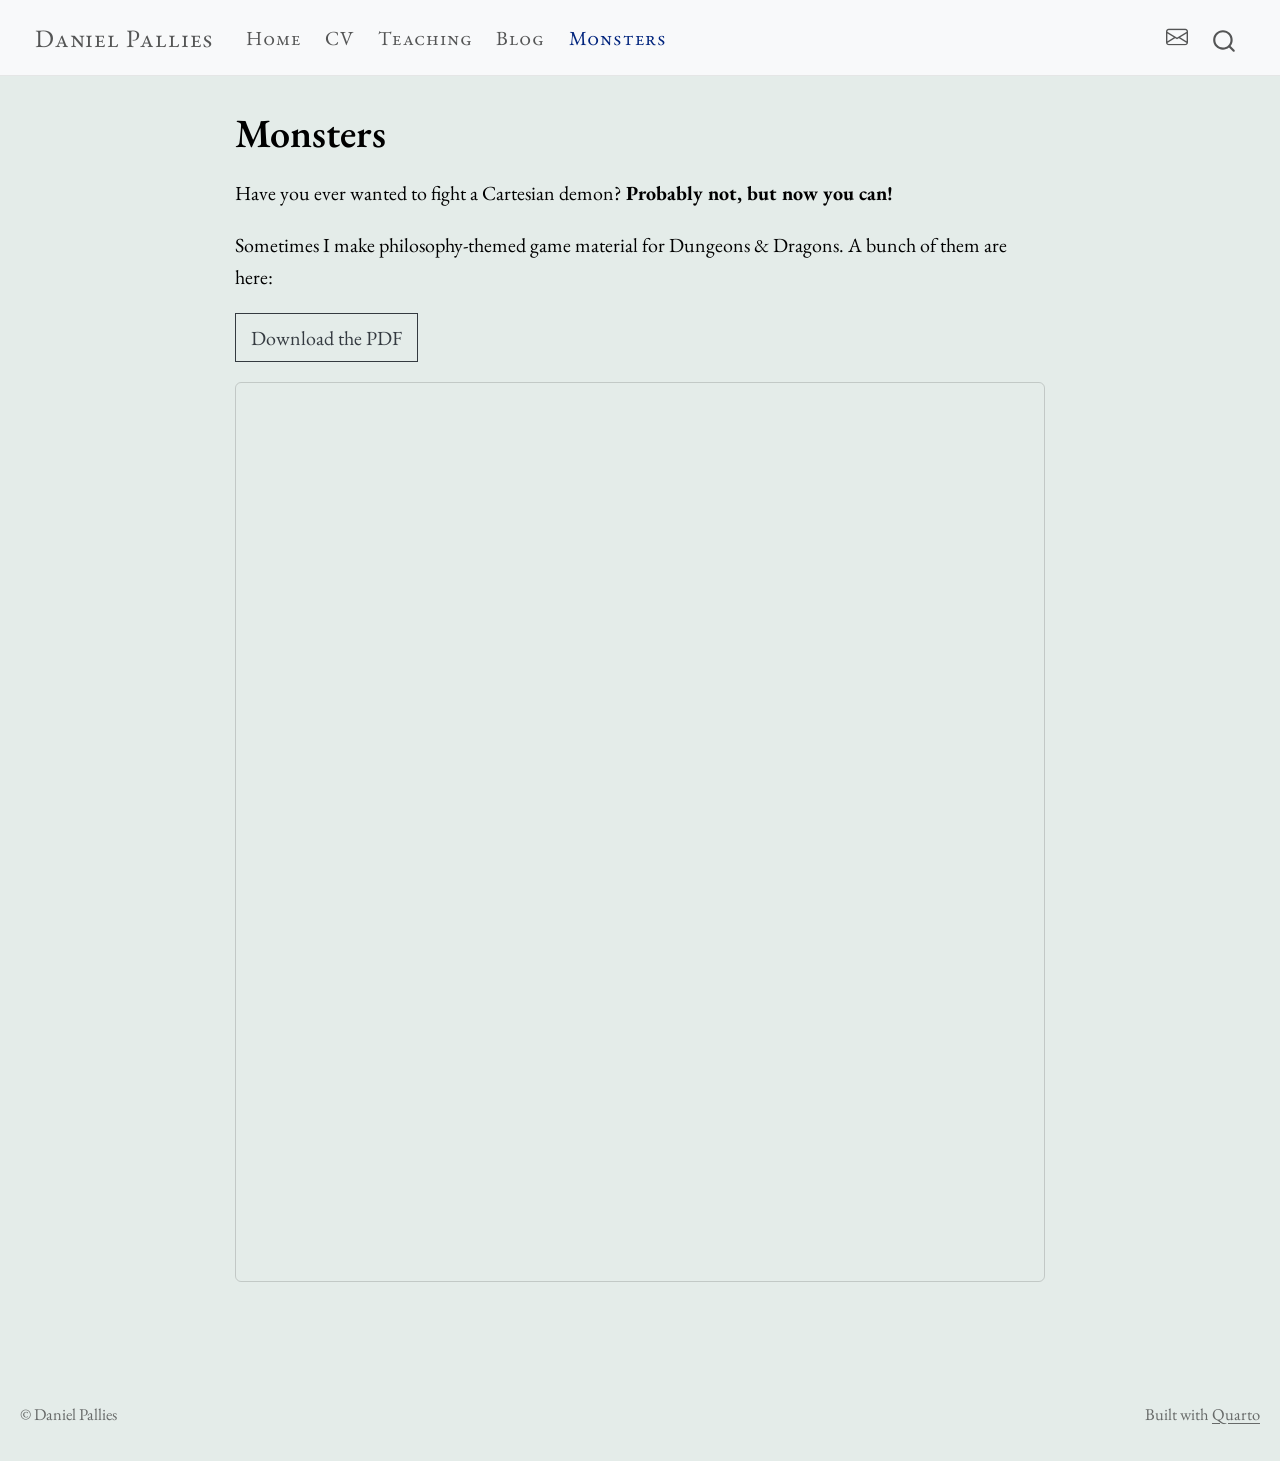
<file: monsters.html>
<!DOCTYPE html>
<html xmlns="http://www.w3.org/1999/xhtml" lang="en" xml:lang="en"><head>

<meta charset="utf-8">
<meta name="generator" content="quarto-1.9.38">

<meta name="viewport" content="width=device-width, initial-scale=1.0, user-scalable=yes">


<title>Monsters – Daniel Pallies</title>
<style>
/* Default styles provided by pandoc.
** See https://pandoc.org/MANUAL.html#variables-for-html for config info.
*/
code{white-space: pre-wrap;}
span.smallcaps{font-variant: small-caps;}
div.columns{display: flex; gap: min(4vw, 1.5em);}
div.column{flex: auto; overflow-x: auto;}
div.hanging-indent{margin-left: 1.5em; text-indent: -1.5em;}
ul.task-list{list-style: none;}
ul.task-list li input[type="checkbox"] {
  width: 0.8em;
  margin: 0 0.8em 0.2em -1em; /* quarto-specific, see https://github.com/quarto-dev/quarto-cli/issues/4556 */ 
  vertical-align: middle;
}
</style>


<script src="site_libs/quarto-nav/quarto-nav.js"></script>
<script src="site_libs/quarto-nav/headroom.min.js"></script>
<script src="site_libs/clipboard/clipboard.min.js"></script>
<script src="site_libs/quarto-search/autocomplete.umd.js"></script>
<script src="site_libs/quarto-search/fuse.min.js"></script>
<script src="site_libs/quarto-search/quarto-search.js"></script>
<meta name="quarto:offset" content="./">
<script src="site_libs/quarto-html/quarto.js" type="module"></script>
<script src="site_libs/quarto-html/tabsets/tabsets.js" type="module"></script>
<script src="site_libs/quarto-html/popper.min.js"></script>
<script src="site_libs/quarto-html/tippy.umd.min.js"></script>
<script src="site_libs/quarto-html/anchor.min.js"></script>
<link href="site_libs/quarto-html/tippy.css" rel="stylesheet">
<link href="site_libs/quarto-html/quarto-syntax-highlighting-15634bcf2e68342d4ad2dfa704d543f6.css" rel="stylesheet" id="quarto-text-highlighting-styles">
<script src="site_libs/bootstrap/bootstrap.min.js"></script>
<link href="site_libs/bootstrap/bootstrap-icons.css" rel="stylesheet">
<link href="site_libs/bootstrap/bootstrap-47bb6fc7c3c2747b903ec6d3b62b0a3a.min.css" rel="stylesheet" append-hash="true" id="quarto-bootstrap" data-mode="light">
<script id="quarto-search-options" type="application/json">{
  "location": "navbar",
  "copy-button": false,
  "collapse-after": 3,
  "panel-placement": "end",
  "type": "overlay",
  "limit": 50,
  "keyboard-shortcut": [
    "f",
    "/",
    "s"
  ],
  "show-item-context": false,
  "language": {
    "search-no-results-text": "No results",
    "search-matching-documents-text": "matching documents",
    "search-copy-link-title": "Copy link to search",
    "search-hide-matches-text": "Hide additional matches",
    "search-more-match-text": "more match in this document",
    "search-more-matches-text": "more matches in this document",
    "search-clear-button-title": "Clear",
    "search-text-placeholder": "",
    "search-detached-cancel-button-title": "Cancel",
    "search-submit-button-title": "Submit",
    "search-label": "Search"
  }
}</script>


</head>

<body class="nav-fixed fullcontent quarto-light">

<div id="quarto-search-results"></div>
  <header id="quarto-header" class="headroom fixed-top">
    <nav class="navbar navbar-expand-lg " data-bs-theme="dark">
      <div class="navbar-container container-fluid">
      <div class="navbar-brand-container mx-auto">
    <a class="navbar-brand" href="./index.html">
    <span class="navbar-title">Daniel Pallies</span>
    </a>
  </div>
            <div id="quarto-search" class="" title="Search"></div>
          <button class="navbar-toggler" type="button" data-bs-toggle="collapse" data-bs-target="#navbarCollapse" aria-controls="navbarCollapse" role="menu" aria-expanded="false" aria-label="Toggle navigation" onclick="if (window.quartoToggleHeadroom) { window.quartoToggleHeadroom(); }">
  <span class="navbar-toggler-icon"></span>
</button>
          <div class="collapse navbar-collapse" id="navbarCollapse">
            <ul class="navbar-nav navbar-nav-scroll me-auto">
  <li class="nav-item">
    <a class="nav-link" href="./index.html"> 
<span class="menu-text">Home</span></a>
  </li>  
  <li class="nav-item">
    <a class="nav-link" href="./cv.html"> 
<span class="menu-text">CV</span></a>
  </li>  
  <li class="nav-item">
    <a class="nav-link" href="./teaching.html"> 
<span class="menu-text">Teaching</span></a>
  </li>  
  <li class="nav-item">
    <a class="nav-link" href="./blog/index.html"> 
<span class="menu-text">Blog</span></a>
  </li>  
  <li class="nav-item">
    <a class="nav-link active" href="./monsters.html" aria-current="page"> 
<span class="menu-text">Monsters</span></a>
  </li>  
</ul>
            <ul class="navbar-nav navbar-nav-scroll ms-auto">
  <li class="nav-item compact">
    <a class="nav-link" href="mailto:danielpallies@ln.edu.hk"> <i class="bi bi-envelope" role="img" aria-label="Email">
</i> 
<span class="menu-text"></span></a>
  </li>  
</ul>
          </div> <!-- /navcollapse -->
            <div class="quarto-navbar-tools">
</div>
      </div> <!-- /container-fluid -->
    </nav>
</header>
<!-- content -->
<div id="quarto-content" class="quarto-container page-columns page-rows-contents page-layout-article page-navbar">
<!-- sidebar -->
<!-- margin-sidebar -->
    
<!-- main -->
<main class="content" id="quarto-document-content">

<header id="title-block-header" class="quarto-title-block default">
<div class="quarto-title">
<h1 class="title">Monsters</h1>
</div>



<div class="quarto-title-meta">

    
  
    
  </div>
  


</header>


<p>Have you ever wanted to fight a Cartesian demon? <strong>Probably not, but now you can!</strong></p>
<p>Sometimes I make philosophy-themed game material for Dungeons &amp; Dragons. A bunch of them are here:</p>
<p><a href="files/philosophy-monsters.pdf" class="btn btn-outline-secondary">Download the PDF</a></p>
<iframe class="pdf-frame" src="files/philosophy-monsters.pdf">
</iframe>



</main> <!-- /main -->
<script id="quarto-html-after-body" type="application/javascript">
  window.document.addEventListener("DOMContentLoaded", function (event) {
    const icon = "";
    const anchorJS = new window.AnchorJS();
    anchorJS.options = {
      placement: 'right',
      icon: icon
    };
    anchorJS.add('.anchored');
    const isCodeAnnotation = (el) => {
      for (const clz of el.classList) {
        if (clz.startsWith('code-annotation-')) {                     
          return true;
        }
      }
      return false;
    }
    const onCopySuccess = function(e) {
      // button target
      const button = e.trigger;
      // don't keep focus
      button.blur();
      // flash "checked"
      button.classList.add('code-copy-button-checked');
      var currentTitle = button.getAttribute("title");
      button.setAttribute("title", "Copied!");
      let tooltip;
      if (window.bootstrap) {
        button.setAttribute("data-bs-toggle", "tooltip");
        button.setAttribute("data-bs-placement", "left");
        button.setAttribute("data-bs-title", "Copied!");
        tooltip = new bootstrap.Tooltip(button, 
          { trigger: "manual", 
            customClass: "code-copy-button-tooltip",
            offset: [0, -8]});
        tooltip.show();    
      }
      setTimeout(function() {
        if (tooltip) {
          tooltip.hide();
          button.removeAttribute("data-bs-title");
          button.removeAttribute("data-bs-toggle");
          button.removeAttribute("data-bs-placement");
        }
        button.setAttribute("title", currentTitle);
        button.classList.remove('code-copy-button-checked');
      }, 1000);
      // clear code selection
      e.clearSelection();
    }
    const getTextToCopy = function(trigger) {
      const outerScaffold = trigger.parentElement.cloneNode(true);
      const codeEl = outerScaffold.querySelector('code');
      for (const childEl of codeEl.children) {
        if (isCodeAnnotation(childEl)) {
          childEl.remove();
        }
      }
      return codeEl.innerText;
    }
    const clipboard = new window.ClipboardJS('.code-copy-button:not([data-in-quarto-modal])', {
      text: getTextToCopy
    });
    clipboard.on('success', onCopySuccess);
    if (window.document.getElementById('quarto-embedded-source-code-modal')) {
      const clipboardModal = new window.ClipboardJS('.code-copy-button[data-in-quarto-modal]', {
        text: getTextToCopy,
        container: window.document.getElementById('quarto-embedded-source-code-modal')
      });
      clipboardModal.on('success', onCopySuccess);
    }
      var localhostRegex = new RegExp(/^(?:http|https):\/\/localhost\:?[0-9]*\//);
      var mailtoRegex = new RegExp(/^mailto:/);
        var filterRegex = new RegExp("https:\/\/danielpallies\.com");
      var isInternal = (href) => {
          return filterRegex.test(href) || localhostRegex.test(href) || mailtoRegex.test(href);
      }
      // Inspect non-navigation links and adorn them if external
     var links = window.document.querySelectorAll('a[href]:not(.nav-link):not(.navbar-brand):not(.toc-action):not(.sidebar-link):not(.sidebar-item-toggle):not(.pagination-link):not(.no-external):not([aria-hidden]):not(.dropdown-item):not(.quarto-navigation-tool):not(.about-link)');
      for (var i=0; i<links.length; i++) {
        const link = links[i];
        if (!isInternal(link.href)) {
          // undo the damage that might have been done by quarto-nav.js in the case of
          // links that we want to consider external
          if (link.dataset.originalHref !== undefined) {
            link.href = link.dataset.originalHref;
          }
        }
      }
    function tippyHover(el, contentFn, onTriggerFn, onUntriggerFn) {
      const config = {
        allowHTML: true,
        maxWidth: 500,
        delay: 100,
        arrow: false,
        appendTo: function(el) {
            return el.parentElement;
        },
        interactive: true,
        interactiveBorder: 10,
        theme: 'quarto',
        placement: 'bottom-start',
      };
      if (contentFn) {
        config.content = contentFn;
      }
      if (onTriggerFn) {
        config.onTrigger = onTriggerFn;
      }
      if (onUntriggerFn) {
        config.onUntrigger = onUntriggerFn;
      }
      window.tippy(el, config); 
    }
    const noterefs = window.document.querySelectorAll('a[role="doc-noteref"]');
    for (var i=0; i<noterefs.length; i++) {
      const ref = noterefs[i];
      tippyHover(ref, function() {
        // use id or data attribute instead here
        let href = ref.getAttribute('data-footnote-href') || ref.getAttribute('href');
        try { href = new URL(href).hash; } catch {}
        const id = href.replace(/^#\/?/, "");
        const note = window.document.getElementById(id);
        if (note) {
          return note.innerHTML;
        } else {
          return "";
        }
      });
    }
    const xrefs = window.document.querySelectorAll('a.quarto-xref');
    const processXRef = (id, note) => {
      // Strip column container classes
      const stripColumnClz = (el) => {
        el.classList.remove("page-full", "page-columns");
        if (el.children) {
          for (const child of el.children) {
            stripColumnClz(child);
          }
        }
      }
      stripColumnClz(note)
      if (id === null || id.startsWith('sec-')) {
        // Special case sections, only their first couple elements
        const container = document.createElement("div");
        if (note.children && note.children.length > 2) {
          container.appendChild(note.children[0].cloneNode(true));
          for (let i = 1; i < note.children.length; i++) {
            const child = note.children[i];
            if (child.tagName === "P" && child.innerText === "") {
              continue;
            } else {
              container.appendChild(child.cloneNode(true));
              break;
            }
          }
          if (window.Quarto?.typesetMath) {
            window.Quarto.typesetMath(container);
          }
          return container.innerHTML
        } else {
          if (window.Quarto?.typesetMath) {
            window.Quarto.typesetMath(note);
          }
          return note.innerHTML;
        }
      } else {
        // Remove any anchor links if they are present
        const anchorLink = note.querySelector('a.anchorjs-link');
        if (anchorLink) {
          anchorLink.remove();
        }
        if (window.Quarto?.typesetMath) {
          window.Quarto.typesetMath(note);
        }
        if (note.classList.contains("callout")) {
          return note.outerHTML;
        } else {
          return note.innerHTML;
        }
      }
    }
    for (var i=0; i<xrefs.length; i++) {
      const xref = xrefs[i];
      tippyHover(xref, undefined, function(instance) {
        instance.disable();
        let url = xref.getAttribute('href');
        let hash = undefined; 
        if (url.startsWith('#')) {
          hash = url;
        } else {
          try { hash = new URL(url).hash; } catch {}
        }
        if (hash) {
          const id = hash.replace(/^#\/?/, "");
          const note = window.document.getElementById(id);
          if (note !== null) {
            try {
              const html = processXRef(id, note.cloneNode(true));
              instance.setContent(html);
            } finally {
              instance.enable();
              instance.show();
            }
          } else {
            // See if we can fetch this
            fetch(url.split('#')[0])
            .then(res => res.text())
            .then(html => {
              const parser = new DOMParser();
              const htmlDoc = parser.parseFromString(html, "text/html");
              const note = htmlDoc.getElementById(id);
              if (note !== null) {
                const html = processXRef(id, note);
                instance.setContent(html);
              } 
            }).finally(() => {
              instance.enable();
              instance.show();
            });
          }
        } else {
          // See if we can fetch a full url (with no hash to target)
          // This is a special case and we should probably do some content thinning / targeting
          fetch(url)
          .then(res => res.text())
          .then(html => {
            const parser = new DOMParser();
            const htmlDoc = parser.parseFromString(html, "text/html");
            const note = htmlDoc.querySelector('main.content');
            if (note !== null) {
              // This should only happen for chapter cross references
              // (since there is no id in the URL)
              // remove the first header
              if (note.children.length > 0 && note.children[0].tagName === "HEADER") {
                note.children[0].remove();
              }
              const html = processXRef(null, note);
              instance.setContent(html);
            } 
          }).finally(() => {
            instance.enable();
            instance.show();
          });
        }
      }, function(instance) {
      });
    }
        let selectedAnnoteEl;
        const selectorForAnnotation = ( cell, annotation) => {
          let cellAttr = 'data-code-cell="' + cell + '"';
          let lineAttr = 'data-code-annotation="' +  annotation + '"';
          const selector = 'span[' + cellAttr + '][' + lineAttr + ']';
          return selector;
        }
        const selectCodeLines = (annoteEl) => {
          const doc = window.document;
          const targetCell = annoteEl.getAttribute("data-target-cell");
          const targetAnnotation = annoteEl.getAttribute("data-target-annotation");
          const annoteSpan = window.document.querySelector(selectorForAnnotation(targetCell, targetAnnotation));
          const lines = annoteSpan.getAttribute("data-code-lines").split(",");
          const lineIds = lines.map((line) => {
            return targetCell + "-" + line;
          })
          let top = null;
          let height = null;
          let parent = null;
          if (lineIds.length > 0) {
              //compute the position of the single el (top and bottom and make a div)
              const el = window.document.getElementById(lineIds[0]);
              top = el.offsetTop;
              height = el.offsetHeight;
              parent = el.parentElement.parentElement;
            if (lineIds.length > 1) {
              const lastEl = window.document.getElementById(lineIds[lineIds.length - 1]);
              const bottom = lastEl.offsetTop + lastEl.offsetHeight;
              height = bottom - top;
            }
            if (top !== null && height !== null && parent !== null) {
              // cook up a div (if necessary) and position it 
              let div = window.document.getElementById("code-annotation-line-highlight");
              if (div === null) {
                div = window.document.createElement("div");
                div.setAttribute("id", "code-annotation-line-highlight");
                div.style.position = 'absolute';
                parent.appendChild(div);
              }
              div.style.top = top - 2 + "px";
              div.style.height = height + 4 + "px";
              div.style.left = 0;
              let gutterDiv = window.document.getElementById("code-annotation-line-highlight-gutter");
              if (gutterDiv === null) {
                gutterDiv = window.document.createElement("div");
                gutterDiv.setAttribute("id", "code-annotation-line-highlight-gutter");
                gutterDiv.style.position = 'absolute';
                const codeCell = window.document.getElementById(targetCell);
                const gutter = codeCell.querySelector('.code-annotation-gutter');
                gutter.appendChild(gutterDiv);
              }
              gutterDiv.style.top = top - 2 + "px";
              gutterDiv.style.height = height + 4 + "px";
            }
            selectedAnnoteEl = annoteEl;
          }
        };
        const unselectCodeLines = () => {
          const elementsIds = ["code-annotation-line-highlight", "code-annotation-line-highlight-gutter"];
          elementsIds.forEach((elId) => {
            const div = window.document.getElementById(elId);
            if (div) {
              div.remove();
            }
          });
          selectedAnnoteEl = undefined;
        };
          // Handle positioning of the toggle
      window.addEventListener(
        "resize",
        throttle(() => {
          elRect = undefined;
          if (selectedAnnoteEl) {
            selectCodeLines(selectedAnnoteEl);
          }
        }, 10)
      );
      function throttle(fn, ms) {
      let throttle = false;
      let timer;
        return (...args) => {
          if(!throttle) { // first call gets through
              fn.apply(this, args);
              throttle = true;
          } else { // all the others get throttled
              if(timer) clearTimeout(timer); // cancel #2
              timer = setTimeout(() => {
                fn.apply(this, args);
                timer = throttle = false;
              }, ms);
          }
        };
      }
        // Attach click handler to the DT
        const annoteDls = window.document.querySelectorAll('dt[data-target-cell]');
        for (const annoteDlNode of annoteDls) {
          annoteDlNode.addEventListener('click', (event) => {
            const clickedEl = event.target;
            if (clickedEl !== selectedAnnoteEl) {
              unselectCodeLines();
              const activeEl = window.document.querySelector('dt[data-target-cell].code-annotation-active');
              if (activeEl) {
                activeEl.classList.remove('code-annotation-active');
              }
              selectCodeLines(clickedEl);
              clickedEl.classList.add('code-annotation-active');
            } else {
              // Unselect the line
              unselectCodeLines();
              clickedEl.classList.remove('code-annotation-active');
            }
          });
        }
    const findCites = (el) => {
      const parentEl = el.parentElement;
      if (parentEl) {
        const cites = parentEl.dataset.cites;
        if (cites) {
          return {
            el,
            cites: cites.split(' ')
          };
        } else {
          return findCites(el.parentElement)
        }
      } else {
        return undefined;
      }
    };
    var bibliorefs = window.document.querySelectorAll('a[role="doc-biblioref"]');
    for (var i=0; i<bibliorefs.length; i++) {
      const ref = bibliorefs[i];
      const citeInfo = findCites(ref);
      if (citeInfo) {
        tippyHover(citeInfo.el, function() {
          var popup = window.document.createElement('div');
          citeInfo.cites.forEach(function(cite) {
            var citeDiv = window.document.createElement('div');
            citeDiv.classList.add('hanging-indent');
            citeDiv.classList.add('csl-entry');
            var biblioDiv = window.document.getElementById('ref-' + cite);
            if (biblioDiv) {
              citeDiv.innerHTML = biblioDiv.innerHTML;
            }
            popup.appendChild(citeDiv);
          });
          return popup.innerHTML;
        });
      }
    }
  });
  </script>
</div> <!-- /content -->
<footer class="footer">
  <div class="nav-footer">
    <div class="nav-footer-left">
<p>© Daniel Pallies</p>
</div>   
    <div class="nav-footer-center">
      &nbsp;
    </div>
    <div class="nav-footer-right">
<p>Built with <a href="https://quarto.org">Quarto</a></p>
</div>
  </div>
</footer>




</body></html>
</file>
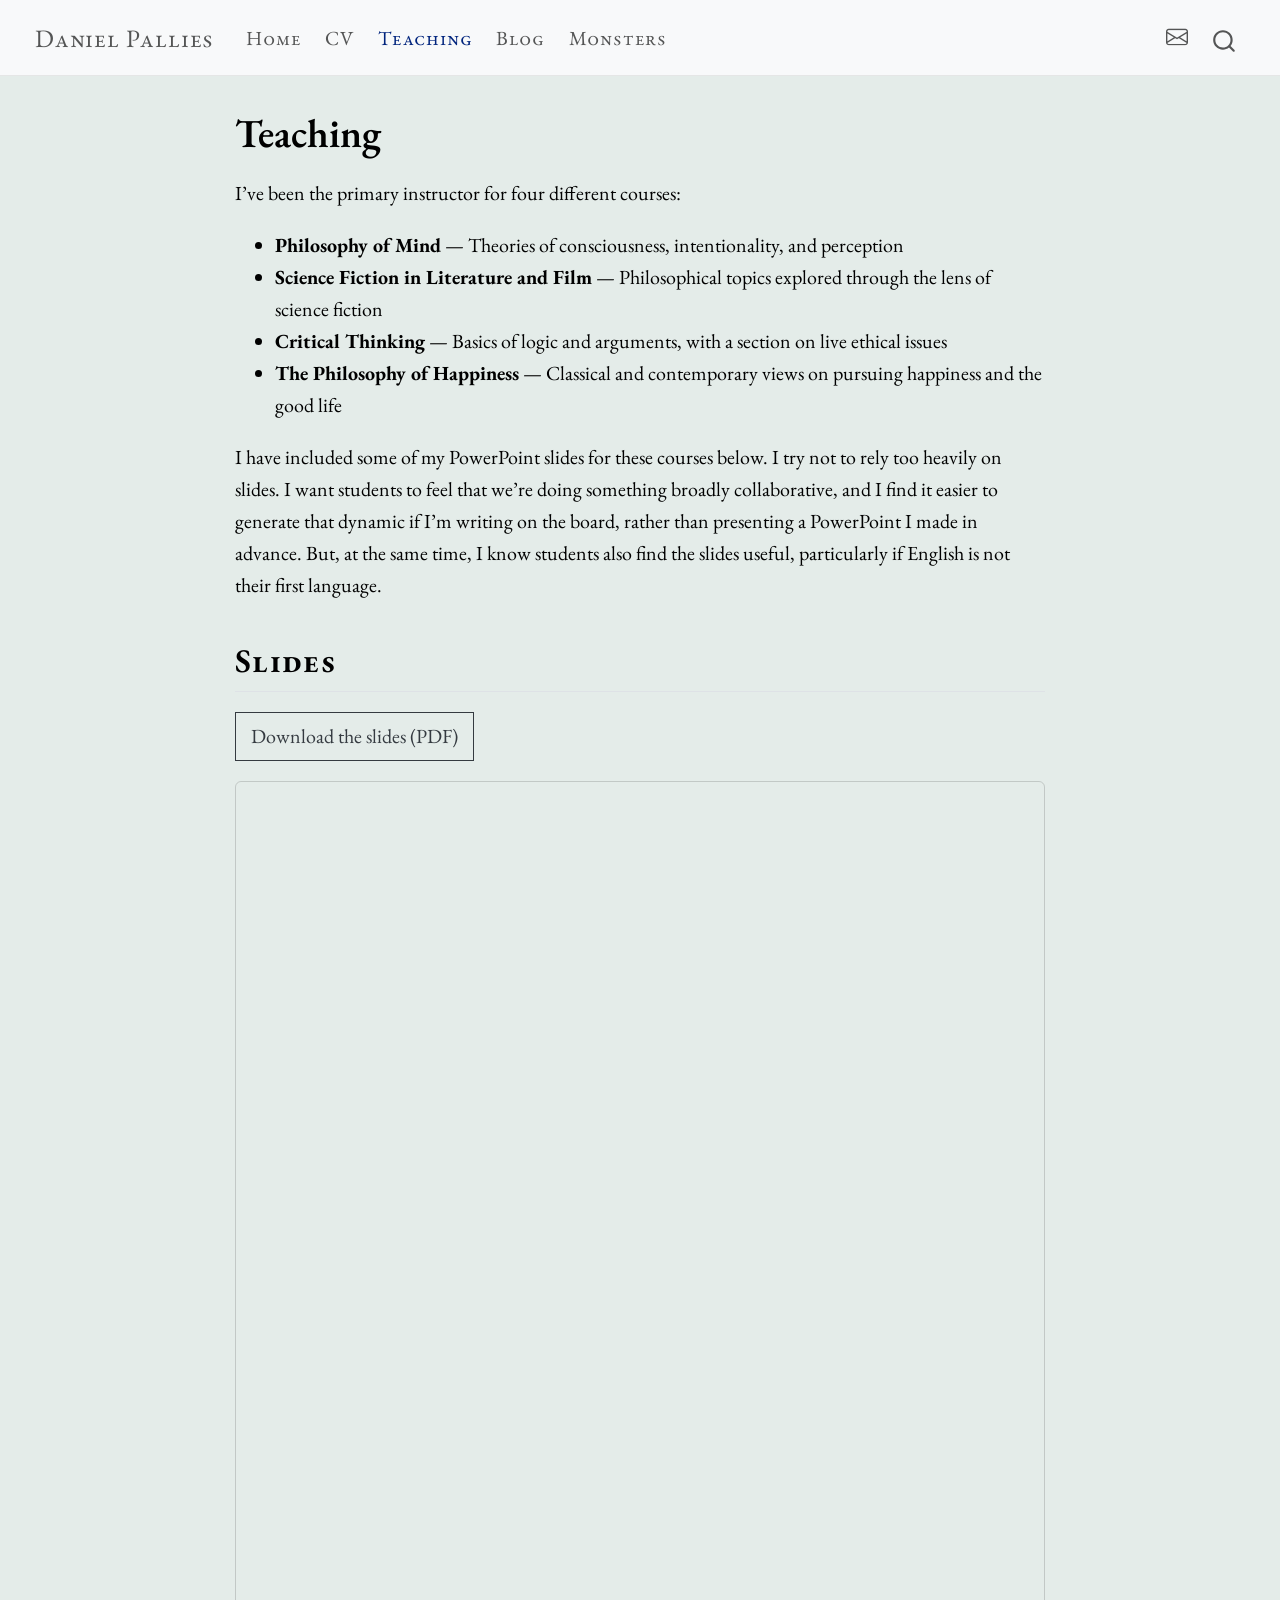
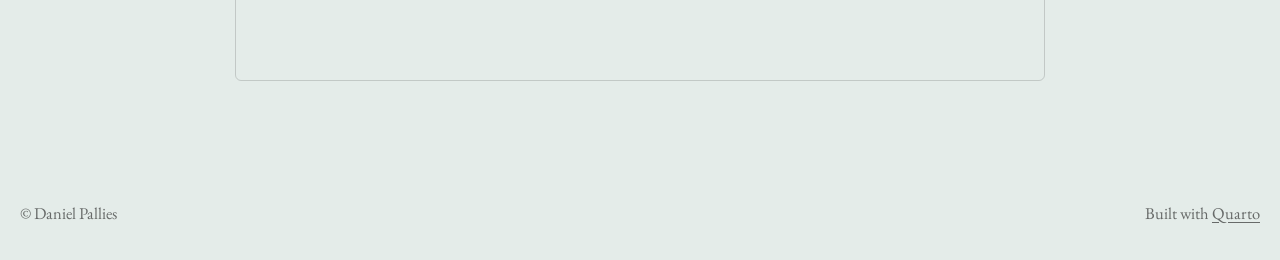
<file: teaching.html>
<!DOCTYPE html>
<html xmlns="http://www.w3.org/1999/xhtml" lang="en" xml:lang="en"><head>

<meta charset="utf-8">
<meta name="generator" content="quarto-1.9.38">

<meta name="viewport" content="width=device-width, initial-scale=1.0, user-scalable=yes">


<title>Teaching – Daniel Pallies</title>
<style>
/* Default styles provided by pandoc.
** See https://pandoc.org/MANUAL.html#variables-for-html for config info.
*/
code{white-space: pre-wrap;}
span.smallcaps{font-variant: small-caps;}
div.columns{display: flex; gap: min(4vw, 1.5em);}
div.column{flex: auto; overflow-x: auto;}
div.hanging-indent{margin-left: 1.5em; text-indent: -1.5em;}
ul.task-list{list-style: none;}
ul.task-list li input[type="checkbox"] {
  width: 0.8em;
  margin: 0 0.8em 0.2em -1em; /* quarto-specific, see https://github.com/quarto-dev/quarto-cli/issues/4556 */ 
  vertical-align: middle;
}
</style>


<script src="site_libs/quarto-nav/quarto-nav.js"></script>
<script src="site_libs/quarto-nav/headroom.min.js"></script>
<script src="site_libs/clipboard/clipboard.min.js"></script>
<script src="site_libs/quarto-search/autocomplete.umd.js"></script>
<script src="site_libs/quarto-search/fuse.min.js"></script>
<script src="site_libs/quarto-search/quarto-search.js"></script>
<meta name="quarto:offset" content="./">
<script src="site_libs/quarto-html/quarto.js" type="module"></script>
<script src="site_libs/quarto-html/tabsets/tabsets.js" type="module"></script>
<script src="site_libs/quarto-html/popper.min.js"></script>
<script src="site_libs/quarto-html/tippy.umd.min.js"></script>
<script src="site_libs/quarto-html/anchor.min.js"></script>
<link href="site_libs/quarto-html/tippy.css" rel="stylesheet">
<link href="site_libs/quarto-html/quarto-syntax-highlighting-15634bcf2e68342d4ad2dfa704d543f6.css" rel="stylesheet" id="quarto-text-highlighting-styles">
<script src="site_libs/bootstrap/bootstrap.min.js"></script>
<link href="site_libs/bootstrap/bootstrap-icons.css" rel="stylesheet">
<link href="site_libs/bootstrap/bootstrap-47bb6fc7c3c2747b903ec6d3b62b0a3a.min.css" rel="stylesheet" append-hash="true" id="quarto-bootstrap" data-mode="light">
<script id="quarto-search-options" type="application/json">{
  "location": "navbar",
  "copy-button": false,
  "collapse-after": 3,
  "panel-placement": "end",
  "type": "overlay",
  "limit": 50,
  "keyboard-shortcut": [
    "f",
    "/",
    "s"
  ],
  "show-item-context": false,
  "language": {
    "search-no-results-text": "No results",
    "search-matching-documents-text": "matching documents",
    "search-copy-link-title": "Copy link to search",
    "search-hide-matches-text": "Hide additional matches",
    "search-more-match-text": "more match in this document",
    "search-more-matches-text": "more matches in this document",
    "search-clear-button-title": "Clear",
    "search-text-placeholder": "",
    "search-detached-cancel-button-title": "Cancel",
    "search-submit-button-title": "Submit",
    "search-label": "Search"
  }
}</script>


</head>

<body class="nav-fixed fullcontent quarto-light">

<div id="quarto-search-results"></div>
  <header id="quarto-header" class="headroom fixed-top">
    <nav class="navbar navbar-expand-lg " data-bs-theme="dark">
      <div class="navbar-container container-fluid">
      <div class="navbar-brand-container mx-auto">
    <a class="navbar-brand" href="./index.html">
    <span class="navbar-title">Daniel Pallies</span>
    </a>
  </div>
            <div id="quarto-search" class="" title="Search"></div>
          <button class="navbar-toggler" type="button" data-bs-toggle="collapse" data-bs-target="#navbarCollapse" aria-controls="navbarCollapse" role="menu" aria-expanded="false" aria-label="Toggle navigation" onclick="if (window.quartoToggleHeadroom) { window.quartoToggleHeadroom(); }">
  <span class="navbar-toggler-icon"></span>
</button>
          <div class="collapse navbar-collapse" id="navbarCollapse">
            <ul class="navbar-nav navbar-nav-scroll me-auto">
  <li class="nav-item">
    <a class="nav-link" href="./index.html"> 
<span class="menu-text">Home</span></a>
  </li>  
  <li class="nav-item">
    <a class="nav-link" href="./cv.html"> 
<span class="menu-text">CV</span></a>
  </li>  
  <li class="nav-item">
    <a class="nav-link active" href="./teaching.html" aria-current="page"> 
<span class="menu-text">Teaching</span></a>
  </li>  
  <li class="nav-item">
    <a class="nav-link" href="./blog/index.html"> 
<span class="menu-text">Blog</span></a>
  </li>  
  <li class="nav-item">
    <a class="nav-link" href="./monsters.html"> 
<span class="menu-text">Monsters</span></a>
  </li>  
</ul>
            <ul class="navbar-nav navbar-nav-scroll ms-auto">
  <li class="nav-item compact">
    <a class="nav-link" href="mailto:danielpallies@ln.edu.hk"> <i class="bi bi-envelope" role="img" aria-label="Email">
</i> 
<span class="menu-text"></span></a>
  </li>  
</ul>
          </div> <!-- /navcollapse -->
            <div class="quarto-navbar-tools">
</div>
      </div> <!-- /container-fluid -->
    </nav>
</header>
<!-- content -->
<div id="quarto-content" class="quarto-container page-columns page-rows-contents page-layout-article page-navbar">
<!-- sidebar -->
<!-- margin-sidebar -->
    
<!-- main -->
<main class="content" id="quarto-document-content">

<header id="title-block-header" class="quarto-title-block default">
<div class="quarto-title">
<h1 class="title">Teaching</h1>
</div>



<div class="quarto-title-meta">

    
  
    
  </div>
  


</header>


<p>I’ve been the primary instructor for four different courses:</p>
<ul>
<li><strong>Philosophy of Mind</strong> — Theories of consciousness, intentionality, and perception</li>
<li><strong>Science Fiction in Literature and Film</strong> — Philosophical topics explored through the lens of science fiction</li>
<li><strong>Critical Thinking</strong> — Basics of logic and arguments, with a section on live ethical issues</li>
<li><strong>The Philosophy of Happiness</strong> — Classical and contemporary views on pursuing happiness and the good life</li>
</ul>
<p>I have included some of my PowerPoint slides for these courses below. I try not to rely too heavily on slides. I want students to feel that we’re doing something broadly collaborative, and I find it easier to generate that dynamic if I’m writing on the board, rather than presenting a PowerPoint I made in advance. But, at the same time, I know students also find the slides useful, particularly if English is not their first language.</p>
<section id="slides" class="level2">
<h2 class="anchored" data-anchor-id="slides">Slides</h2>
<p><a href="files/lotsa-slides.pdf" class="btn btn-outline-secondary">Download the slides (PDF)</a></p>
<iframe class="pdf-frame" src="files/lotsa-slides.pdf">
</iframe>


</section>

</main> <!-- /main -->
<script id="quarto-html-after-body" type="application/javascript">
  window.document.addEventListener("DOMContentLoaded", function (event) {
    const icon = "";
    const anchorJS = new window.AnchorJS();
    anchorJS.options = {
      placement: 'right',
      icon: icon
    };
    anchorJS.add('.anchored');
    const isCodeAnnotation = (el) => {
      for (const clz of el.classList) {
        if (clz.startsWith('code-annotation-')) {                     
          return true;
        }
      }
      return false;
    }
    const onCopySuccess = function(e) {
      // button target
      const button = e.trigger;
      // don't keep focus
      button.blur();
      // flash "checked"
      button.classList.add('code-copy-button-checked');
      var currentTitle = button.getAttribute("title");
      button.setAttribute("title", "Copied!");
      let tooltip;
      if (window.bootstrap) {
        button.setAttribute("data-bs-toggle", "tooltip");
        button.setAttribute("data-bs-placement", "left");
        button.setAttribute("data-bs-title", "Copied!");
        tooltip = new bootstrap.Tooltip(button, 
          { trigger: "manual", 
            customClass: "code-copy-button-tooltip",
            offset: [0, -8]});
        tooltip.show();    
      }
      setTimeout(function() {
        if (tooltip) {
          tooltip.hide();
          button.removeAttribute("data-bs-title");
          button.removeAttribute("data-bs-toggle");
          button.removeAttribute("data-bs-placement");
        }
        button.setAttribute("title", currentTitle);
        button.classList.remove('code-copy-button-checked');
      }, 1000);
      // clear code selection
      e.clearSelection();
    }
    const getTextToCopy = function(trigger) {
      const outerScaffold = trigger.parentElement.cloneNode(true);
      const codeEl = outerScaffold.querySelector('code');
      for (const childEl of codeEl.children) {
        if (isCodeAnnotation(childEl)) {
          childEl.remove();
        }
      }
      return codeEl.innerText;
    }
    const clipboard = new window.ClipboardJS('.code-copy-button:not([data-in-quarto-modal])', {
      text: getTextToCopy
    });
    clipboard.on('success', onCopySuccess);
    if (window.document.getElementById('quarto-embedded-source-code-modal')) {
      const clipboardModal = new window.ClipboardJS('.code-copy-button[data-in-quarto-modal]', {
        text: getTextToCopy,
        container: window.document.getElementById('quarto-embedded-source-code-modal')
      });
      clipboardModal.on('success', onCopySuccess);
    }
      var localhostRegex = new RegExp(/^(?:http|https):\/\/localhost\:?[0-9]*\//);
      var mailtoRegex = new RegExp(/^mailto:/);
        var filterRegex = new RegExp("https:\/\/danielpallies\.com");
      var isInternal = (href) => {
          return filterRegex.test(href) || localhostRegex.test(href) || mailtoRegex.test(href);
      }
      // Inspect non-navigation links and adorn them if external
     var links = window.document.querySelectorAll('a[href]:not(.nav-link):not(.navbar-brand):not(.toc-action):not(.sidebar-link):not(.sidebar-item-toggle):not(.pagination-link):not(.no-external):not([aria-hidden]):not(.dropdown-item):not(.quarto-navigation-tool):not(.about-link)');
      for (var i=0; i<links.length; i++) {
        const link = links[i];
        if (!isInternal(link.href)) {
          // undo the damage that might have been done by quarto-nav.js in the case of
          // links that we want to consider external
          if (link.dataset.originalHref !== undefined) {
            link.href = link.dataset.originalHref;
          }
        }
      }
    function tippyHover(el, contentFn, onTriggerFn, onUntriggerFn) {
      const config = {
        allowHTML: true,
        maxWidth: 500,
        delay: 100,
        arrow: false,
        appendTo: function(el) {
            return el.parentElement;
        },
        interactive: true,
        interactiveBorder: 10,
        theme: 'quarto',
        placement: 'bottom-start',
      };
      if (contentFn) {
        config.content = contentFn;
      }
      if (onTriggerFn) {
        config.onTrigger = onTriggerFn;
      }
      if (onUntriggerFn) {
        config.onUntrigger = onUntriggerFn;
      }
      window.tippy(el, config); 
    }
    const noterefs = window.document.querySelectorAll('a[role="doc-noteref"]');
    for (var i=0; i<noterefs.length; i++) {
      const ref = noterefs[i];
      tippyHover(ref, function() {
        // use id or data attribute instead here
        let href = ref.getAttribute('data-footnote-href') || ref.getAttribute('href');
        try { href = new URL(href).hash; } catch {}
        const id = href.replace(/^#\/?/, "");
        const note = window.document.getElementById(id);
        if (note) {
          return note.innerHTML;
        } else {
          return "";
        }
      });
    }
    const xrefs = window.document.querySelectorAll('a.quarto-xref');
    const processXRef = (id, note) => {
      // Strip column container classes
      const stripColumnClz = (el) => {
        el.classList.remove("page-full", "page-columns");
        if (el.children) {
          for (const child of el.children) {
            stripColumnClz(child);
          }
        }
      }
      stripColumnClz(note)
      if (id === null || id.startsWith('sec-')) {
        // Special case sections, only their first couple elements
        const container = document.createElement("div");
        if (note.children && note.children.length > 2) {
          container.appendChild(note.children[0].cloneNode(true));
          for (let i = 1; i < note.children.length; i++) {
            const child = note.children[i];
            if (child.tagName === "P" && child.innerText === "") {
              continue;
            } else {
              container.appendChild(child.cloneNode(true));
              break;
            }
          }
          if (window.Quarto?.typesetMath) {
            window.Quarto.typesetMath(container);
          }
          return container.innerHTML
        } else {
          if (window.Quarto?.typesetMath) {
            window.Quarto.typesetMath(note);
          }
          return note.innerHTML;
        }
      } else {
        // Remove any anchor links if they are present
        const anchorLink = note.querySelector('a.anchorjs-link');
        if (anchorLink) {
          anchorLink.remove();
        }
        if (window.Quarto?.typesetMath) {
          window.Quarto.typesetMath(note);
        }
        if (note.classList.contains("callout")) {
          return note.outerHTML;
        } else {
          return note.innerHTML;
        }
      }
    }
    for (var i=0; i<xrefs.length; i++) {
      const xref = xrefs[i];
      tippyHover(xref, undefined, function(instance) {
        instance.disable();
        let url = xref.getAttribute('href');
        let hash = undefined; 
        if (url.startsWith('#')) {
          hash = url;
        } else {
          try { hash = new URL(url).hash; } catch {}
        }
        if (hash) {
          const id = hash.replace(/^#\/?/, "");
          const note = window.document.getElementById(id);
          if (note !== null) {
            try {
              const html = processXRef(id, note.cloneNode(true));
              instance.setContent(html);
            } finally {
              instance.enable();
              instance.show();
            }
          } else {
            // See if we can fetch this
            fetch(url.split('#')[0])
            .then(res => res.text())
            .then(html => {
              const parser = new DOMParser();
              const htmlDoc = parser.parseFromString(html, "text/html");
              const note = htmlDoc.getElementById(id);
              if (note !== null) {
                const html = processXRef(id, note);
                instance.setContent(html);
              } 
            }).finally(() => {
              instance.enable();
              instance.show();
            });
          }
        } else {
          // See if we can fetch a full url (with no hash to target)
          // This is a special case and we should probably do some content thinning / targeting
          fetch(url)
          .then(res => res.text())
          .then(html => {
            const parser = new DOMParser();
            const htmlDoc = parser.parseFromString(html, "text/html");
            const note = htmlDoc.querySelector('main.content');
            if (note !== null) {
              // This should only happen for chapter cross references
              // (since there is no id in the URL)
              // remove the first header
              if (note.children.length > 0 && note.children[0].tagName === "HEADER") {
                note.children[0].remove();
              }
              const html = processXRef(null, note);
              instance.setContent(html);
            } 
          }).finally(() => {
            instance.enable();
            instance.show();
          });
        }
      }, function(instance) {
      });
    }
        let selectedAnnoteEl;
        const selectorForAnnotation = ( cell, annotation) => {
          let cellAttr = 'data-code-cell="' + cell + '"';
          let lineAttr = 'data-code-annotation="' +  annotation + '"';
          const selector = 'span[' + cellAttr + '][' + lineAttr + ']';
          return selector;
        }
        const selectCodeLines = (annoteEl) => {
          const doc = window.document;
          const targetCell = annoteEl.getAttribute("data-target-cell");
          const targetAnnotation = annoteEl.getAttribute("data-target-annotation");
          const annoteSpan = window.document.querySelector(selectorForAnnotation(targetCell, targetAnnotation));
          const lines = annoteSpan.getAttribute("data-code-lines").split(",");
          const lineIds = lines.map((line) => {
            return targetCell + "-" + line;
          })
          let top = null;
          let height = null;
          let parent = null;
          if (lineIds.length > 0) {
              //compute the position of the single el (top and bottom and make a div)
              const el = window.document.getElementById(lineIds[0]);
              top = el.offsetTop;
              height = el.offsetHeight;
              parent = el.parentElement.parentElement;
            if (lineIds.length > 1) {
              const lastEl = window.document.getElementById(lineIds[lineIds.length - 1]);
              const bottom = lastEl.offsetTop + lastEl.offsetHeight;
              height = bottom - top;
            }
            if (top !== null && height !== null && parent !== null) {
              // cook up a div (if necessary) and position it 
              let div = window.document.getElementById("code-annotation-line-highlight");
              if (div === null) {
                div = window.document.createElement("div");
                div.setAttribute("id", "code-annotation-line-highlight");
                div.style.position = 'absolute';
                parent.appendChild(div);
              }
              div.style.top = top - 2 + "px";
              div.style.height = height + 4 + "px";
              div.style.left = 0;
              let gutterDiv = window.document.getElementById("code-annotation-line-highlight-gutter");
              if (gutterDiv === null) {
                gutterDiv = window.document.createElement("div");
                gutterDiv.setAttribute("id", "code-annotation-line-highlight-gutter");
                gutterDiv.style.position = 'absolute';
                const codeCell = window.document.getElementById(targetCell);
                const gutter = codeCell.querySelector('.code-annotation-gutter');
                gutter.appendChild(gutterDiv);
              }
              gutterDiv.style.top = top - 2 + "px";
              gutterDiv.style.height = height + 4 + "px";
            }
            selectedAnnoteEl = annoteEl;
          }
        };
        const unselectCodeLines = () => {
          const elementsIds = ["code-annotation-line-highlight", "code-annotation-line-highlight-gutter"];
          elementsIds.forEach((elId) => {
            const div = window.document.getElementById(elId);
            if (div) {
              div.remove();
            }
          });
          selectedAnnoteEl = undefined;
        };
          // Handle positioning of the toggle
      window.addEventListener(
        "resize",
        throttle(() => {
          elRect = undefined;
          if (selectedAnnoteEl) {
            selectCodeLines(selectedAnnoteEl);
          }
        }, 10)
      );
      function throttle(fn, ms) {
      let throttle = false;
      let timer;
        return (...args) => {
          if(!throttle) { // first call gets through
              fn.apply(this, args);
              throttle = true;
          } else { // all the others get throttled
              if(timer) clearTimeout(timer); // cancel #2
              timer = setTimeout(() => {
                fn.apply(this, args);
                timer = throttle = false;
              }, ms);
          }
        };
      }
        // Attach click handler to the DT
        const annoteDls = window.document.querySelectorAll('dt[data-target-cell]');
        for (const annoteDlNode of annoteDls) {
          annoteDlNode.addEventListener('click', (event) => {
            const clickedEl = event.target;
            if (clickedEl !== selectedAnnoteEl) {
              unselectCodeLines();
              const activeEl = window.document.querySelector('dt[data-target-cell].code-annotation-active');
              if (activeEl) {
                activeEl.classList.remove('code-annotation-active');
              }
              selectCodeLines(clickedEl);
              clickedEl.classList.add('code-annotation-active');
            } else {
              // Unselect the line
              unselectCodeLines();
              clickedEl.classList.remove('code-annotation-active');
            }
          });
        }
    const findCites = (el) => {
      const parentEl = el.parentElement;
      if (parentEl) {
        const cites = parentEl.dataset.cites;
        if (cites) {
          return {
            el,
            cites: cites.split(' ')
          };
        } else {
          return findCites(el.parentElement)
        }
      } else {
        return undefined;
      }
    };
    var bibliorefs = window.document.querySelectorAll('a[role="doc-biblioref"]');
    for (var i=0; i<bibliorefs.length; i++) {
      const ref = bibliorefs[i];
      const citeInfo = findCites(ref);
      if (citeInfo) {
        tippyHover(citeInfo.el, function() {
          var popup = window.document.createElement('div');
          citeInfo.cites.forEach(function(cite) {
            var citeDiv = window.document.createElement('div');
            citeDiv.classList.add('hanging-indent');
            citeDiv.classList.add('csl-entry');
            var biblioDiv = window.document.getElementById('ref-' + cite);
            if (biblioDiv) {
              citeDiv.innerHTML = biblioDiv.innerHTML;
            }
            popup.appendChild(citeDiv);
          });
          return popup.innerHTML;
        });
      }
    }
  });
  </script>
</div> <!-- /content -->
<footer class="footer">
  <div class="nav-footer">
    <div class="nav-footer-left">
<p>© Daniel Pallies</p>
</div>   
    <div class="nav-footer-center">
      &nbsp;
    </div>
    <div class="nav-footer-right">
<p>Built with <a href="https://quarto.org">Quarto</a></p>
</div>
  </div>
</footer>




</body></html>
</file>
<file: site_libs/quarto-html/tippy.css>
.tippy-box[data-animation=fade][data-state=hidden]{opacity:0}[data-tippy-root]{max-width:calc(100vw - 10px)}.tippy-box{position:relative;background-color:#333;color:#fff;border-radius:4px;font-size:14px;line-height:1.4;white-space:normal;outline:0;transition-property:transform,visibility,opacity}.tippy-box[data-placement^=top]>.tippy-arrow{bottom:0}.tippy-box[data-placement^=top]>.tippy-arrow:before{bottom:-7px;left:0;border-width:8px 8px 0;border-top-color:initial;transform-origin:center top}.tippy-box[data-placement^=bottom]>.tippy-arrow{top:0}.tippy-box[data-placement^=bottom]>.tippy-arrow:before{top:-7px;left:0;border-width:0 8px 8px;border-bottom-color:initial;transform-origin:center bottom}.tippy-box[data-placement^=left]>.tippy-arrow{right:0}.tippy-box[data-placement^=left]>.tippy-arrow:before{border-width:8px 0 8px 8px;border-left-color:initial;right:-7px;transform-origin:center left}.tippy-box[data-placement^=right]>.tippy-arrow{left:0}.tippy-box[data-placement^=right]>.tippy-arrow:before{left:-7px;border-width:8px 8px 8px 0;border-right-color:initial;transform-origin:center right}.tippy-box[data-inertia][data-state=visible]{transition-timing-function:cubic-bezier(.54,1.5,.38,1.11)}.tippy-arrow{width:16px;height:16px;color:#333}.tippy-arrow:before{content:"";position:absolute;border-color:transparent;border-style:solid}.tippy-content{position:relative;padding:5px 9px;z-index:1}
</file>
<file: site_libs/quarto-html/quarto-syntax-highlighting-15634bcf2e68342d4ad2dfa704d543f6.css>
/* quarto syntax highlight colors */
:root {
  --quarto-hl-ot-color: #003B4F;
  --quarto-hl-at-color: #657422;
  --quarto-hl-ss-color: #20794D;
  --quarto-hl-an-color: #5E5E5E;
  --quarto-hl-fu-color: #4758AB;
  --quarto-hl-st-color: #20794D;
  --quarto-hl-cf-color: #003B4F;
  --quarto-hl-op-color: #5E5E5E;
  --quarto-hl-er-color: #AD0000;
  --quarto-hl-bn-color: #AD0000;
  --quarto-hl-al-color: #AD0000;
  --quarto-hl-va-color: #111111;
  --quarto-hl-bu-color: inherit;
  --quarto-hl-ex-color: inherit;
  --quarto-hl-pp-color: #AD0000;
  --quarto-hl-in-color: #5E5E5E;
  --quarto-hl-vs-color: #20794D;
  --quarto-hl-wa-color: #5E5E5E;
  --quarto-hl-do-color: #5E5E5E;
  --quarto-hl-im-color: #00769E;
  --quarto-hl-ch-color: #20794D;
  --quarto-hl-dt-color: #AD0000;
  --quarto-hl-fl-color: #AD0000;
  --quarto-hl-co-color: #5E5E5E;
  --quarto-hl-cv-color: #5E5E5E;
  --quarto-hl-cn-color: #8f5902;
  --quarto-hl-sc-color: #5E5E5E;
  --quarto-hl-dv-color: #AD0000;
  --quarto-hl-kw-color: #003B4F;
}

/* other quarto variables */
:root {
  --quarto-font-monospace: SFMono-Regular, Menlo, Monaco, Consolas, "Liberation Mono", "Courier New", monospace;
}

/* syntax highlight based on Pandoc's rules */
pre > code.sourceCode > span {
  color: #003B4F;
}

code.sourceCode > span {
  color: #003B4F;
}

div.sourceCode,
div.sourceCode pre.sourceCode {
  color: #003B4F;
}

/* Normal */
code span {
  color: #003B4F;
}

/* Alert */
code span.al {
  color: #AD0000;
  font-style: inherit;
}

/* Annotation */
code span.an {
  color: #5E5E5E;
  font-style: inherit;
}

/* Attribute */
code span.at {
  color: #657422;
  font-style: inherit;
}

/* BaseN */
code span.bn {
  color: #AD0000;
  font-style: inherit;
}

/* BuiltIn */
code span.bu {
  font-style: inherit;
}

/* ControlFlow */
code span.cf {
  color: #003B4F;
  font-weight: bold;
  font-style: inherit;
}

/* Char */
code span.ch {
  color: #20794D;
  font-style: inherit;
}

/* Constant */
code span.cn {
  color: #8f5902;
  font-style: inherit;
}

/* Comment */
code span.co {
  color: #5E5E5E;
  font-style: inherit;
}

/* CommentVar */
code span.cv {
  color: #5E5E5E;
  font-style: italic;
}

/* Documentation */
code span.do {
  color: #5E5E5E;
  font-style: italic;
}

/* DataType */
code span.dt {
  color: #AD0000;
  font-style: inherit;
}

/* DecVal */
code span.dv {
  color: #AD0000;
  font-style: inherit;
}

/* Error */
code span.er {
  color: #AD0000;
  font-style: inherit;
}

/* Extension */
code span.ex {
  font-style: inherit;
}

/* Float */
code span.fl {
  color: #AD0000;
  font-style: inherit;
}

/* Function */
code span.fu {
  color: #4758AB;
  font-style: inherit;
}

/* Import */
code span.im {
  color: #00769E;
  font-style: inherit;
}

/* Information */
code span.in {
  color: #5E5E5E;
  font-style: inherit;
}

/* Keyword */
code span.kw {
  color: #003B4F;
  font-weight: bold;
  font-style: inherit;
}

/* Operator */
code span.op {
  color: #5E5E5E;
  font-style: inherit;
}

/* Other */
code span.ot {
  color: #003B4F;
  font-style: inherit;
}

/* Preprocessor */
code span.pp {
  color: #AD0000;
  font-style: inherit;
}

/* SpecialChar */
code span.sc {
  color: #5E5E5E;
  font-style: inherit;
}

/* SpecialString */
code span.ss {
  color: #20794D;
  font-style: inherit;
}

/* String */
code span.st {
  color: #20794D;
  font-style: inherit;
}

/* Variable */
code span.va {
  color: #111111;
  font-style: inherit;
}

/* VerbatimString */
code span.vs {
  color: #20794D;
  font-style: inherit;
}

/* Warning */
code span.wa {
  color: #5E5E5E;
  font-style: italic;
}

.prevent-inlining {
  content: "</";
}

/*# sourceMappingURL=f23921c56f73e400b49028c9186a1aa0.css.map */
</file>
